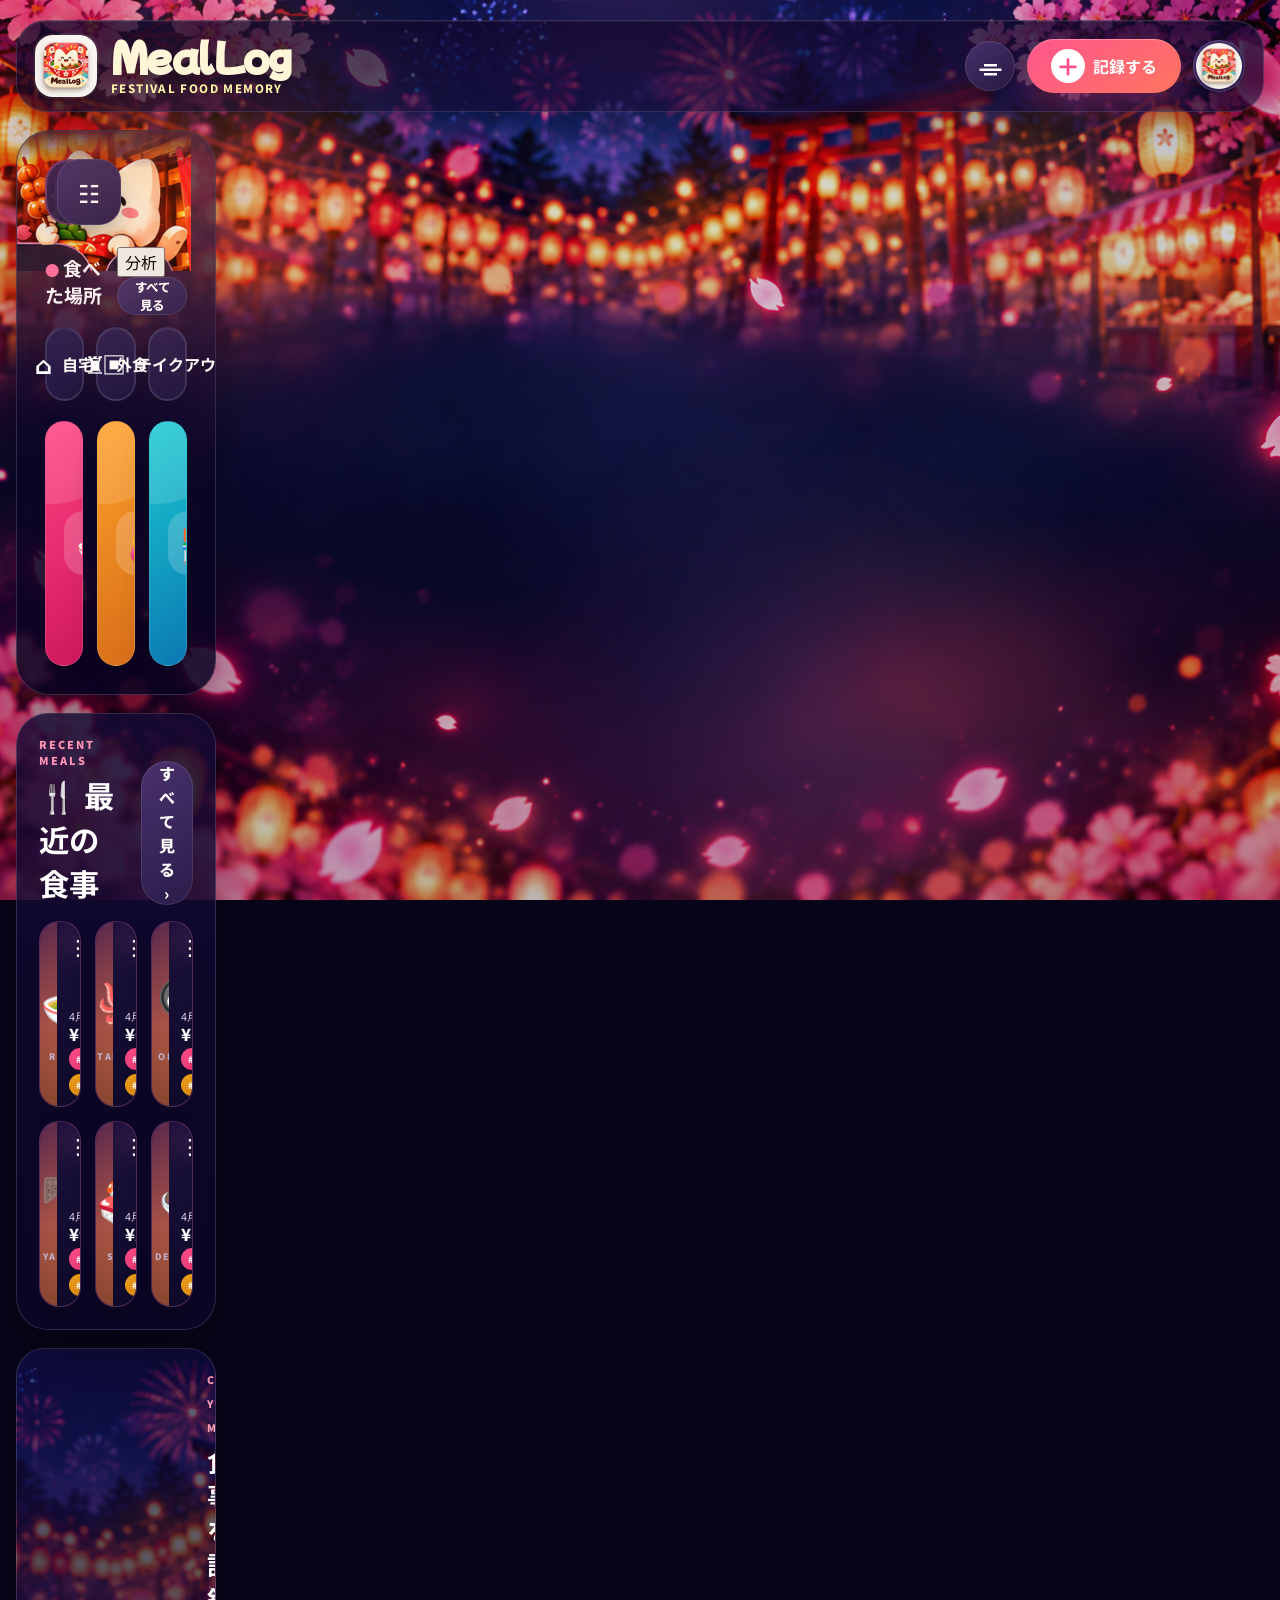
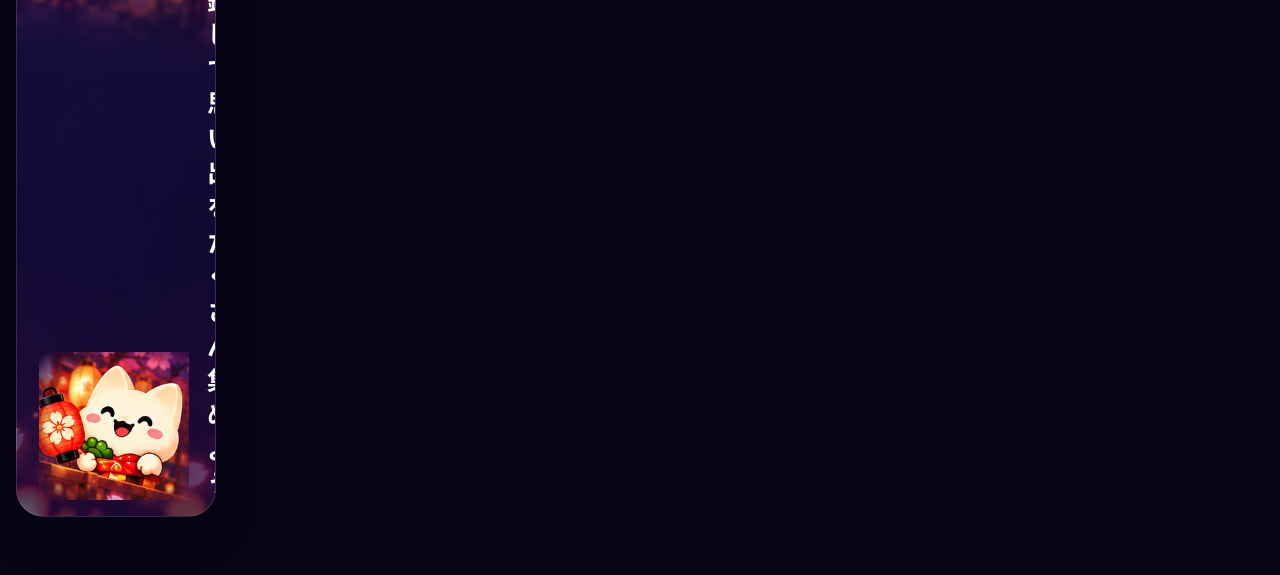
<file: preview.html>
<!doctype html>
<html lang="ja">
<head>
  <meta charset="utf-8" />
  <meta name="viewport" content="width=device-width, initial-scale=1, viewport-fit=cover" />
  <meta name="theme-color" content="#140b32" />
  <meta name="apple-mobile-web-app-capable" content="yes" />
  <meta name="apple-mobile-web-app-status-bar-style" content="default" />
  <meta name="apple-mobile-web-app-title" content="MealLog" />
  <title>MealLog | FOOD MEMORY</title>
  <meta name="description" content="お祭り気分で楽しく記録できる、写真付き食事記録アプリ MealLog" />
  <link rel="preconnect" href="https://fonts.googleapis.com" />
  <link rel="preconnect" href="https://fonts.gstatic.com" crossorigin />
  <link href="https://fonts.googleapis.com/css2?family=Mochiy+Pop+One&family=Noto+Sans+JP:wght@400;500;600;700;800&display=swap" rel="stylesheet" />
  <link rel="stylesheet" href="./styles.css?v=020" />
  <link rel="stylesheet" href="./v003.css?v=020" />
  <link rel="stylesheet" href="./v004.css?v=020" />
  <link rel="stylesheet" href="./v005.css?v=020" />
  <link rel="stylesheet" href="./v006.css?v=020" />
  <link rel="stylesheet" href="./v009.css?v=020" />
  <link rel="stylesheet" href="./v011.css?v=020" />
  <link rel="stylesheet" href="./v018.css?v=020" />
  <link rel="stylesheet" href="./v019.css?v=020" />
  <link rel="stylesheet" href="./v020.css?v=020" />
  <link rel="stylesheet" href="./v022.css?v=022" />
  <link rel="manifest" href="./manifest.webmanifest?v=022" />
  <link rel="icon" type="image/png" sizes="192x192" href="./icons/icon-192.png" />
  <link rel="apple-touch-icon" href="./icons/apple-touch-icon.png" />
<style>
.setup-view,.auth-view{display:none!important}.meal-cover-placeholder{display:grid;place-items:center;align-content:center;background:linear-gradient(145deg,#5b284d,#e37340)!important;color:white}.meal-cover-placeholder span{font-size:48px}.meal-cover-placeholder small{font-size:9px;letter-spacing:.18em;margin-top:8px}
</style></head>
<body>
  <div id="toast" class="toast" role="status" aria-live="polite"></div>

  <section id="setupView" class="setup-view hidden">
    <div class="setup-card">
      <img class="brand-icon large" src="./icons/icon-192.png" alt="" aria-hidden="true" />
      <p class="eyebrow">MealLog Ver.0.22</p>
      <h1>Supabaseの接続設定が必要です</h1>
      <p><code>config.js</code> にProject URLとPublishable keyを設定してください。</p>
    </div>
  </section>

  <section id="authView" class="auth-view hidden">
    <div class="auth-shell">
      <div class="auth-visual">
        <div class="auth-visual-content">
          <img class="brand-icon large" src="./icons/icon-192.png" alt="MealLog" />
          <p class="eyebrow light">MATSURI FOOD MEMORY</p>
          <div class="festival-mini-badges"><span>わくわく記録</span><span>写真で残す</span><span>毎日の一皿</span></div>
          <h1>今日のごはんを、<br />お祭り気分で残そう。</h1>
          <p>撮って・残して・見返して楽しい。ポップで使いやすい MealLog にデザインをアップデート。</p>
        </div>
        <div class="food-orbs" aria-hidden="true"><span></span><span></span><span></span></div>
      </div>

      <div class="auth-panel">
        <div class="auth-panel-inner">
          <div class="mobile-brand"><img class="brand-icon" src="./icons/icon-192.png" alt="" /><strong>MealLog</strong></div>
          <p class="eyebrow">WELCOME</p>
          <h2 id="authTitle">おかえりなさい</h2>
          <p id="authLead" class="subtle">Googleアカウントですぐにログインできます</p>

          <button id="googleLoginButton" class="google-button" type="button">
            <span class="google-icon" aria-hidden="true">
              <svg viewBox="0 0 24 24" width="20" height="20" role="img" aria-hidden="true">
                <path fill="#4285F4" d="M21.35 12.2c0-.64-.06-1.25-.16-1.84H12v3.48h5.25a4.5 4.5 0 0 1-1.95 2.95v2.45h3.16c1.85-1.7 2.89-4.22 2.89-7.04Z"/>
                <path fill="#34A853" d="M12 21.75c2.64 0 4.85-.88 6.46-2.39l-3.16-2.45c-.88.59-2 .94-3.3.94-2.55 0-4.72-1.72-5.49-4.04H3.25v2.53A9.75 9.75 0 0 0 12 21.75Z"/>
                <path fill="#FBBC05" d="M6.51 13.81A5.86 5.86 0 0 1 6.2 12c0-.63.11-1.24.31-1.81V7.66H3.25A9.75 9.75 0 0 0 2.25 12c0 1.57.38 3.06 1 4.34l3.26-2.53Z"/>
                <path fill="#EA4335" d="M12 6.15c1.44 0 2.73.5 3.75 1.47l2.8-2.8C16.85 3.24 14.64 2.25 12 2.25a9.75 9.75 0 0 0-8.75 5.41l3.26 2.53C7.28 7.87 9.45 6.15 12 6.15Z"/>
              </svg>
            </span>
            <span>Googleで続ける</span>
          </button>

          <div class="auth-divider"><span>または</span></div>
          <form id="authForm" class="form-stack">
            <label><span>メールアドレス</span><input id="emailInput" type="email" autocomplete="email" placeholder="name@example.com" required /></label>
            <label>
              <span>パスワード</span>
              <div class="password-wrap">
                <input id="passwordInput" type="password" autocomplete="current-password" minlength="6" placeholder="6文字以上" required />
                <button id="togglePassword" class="icon-button inside" type="button" aria-label="パスワードを表示">見る</button>
              </div>
            </label>
            <button id="authSubmit" class="primary-button" type="submit">ログイン</button>
          </form>
          <button id="switchAuthMode" class="text-button" type="button">はじめて使う方はこちら</button>
          <p id="authMessage" class="form-message" aria-live="polite"></p>
        </div>
      </div>
    </div>
  </section>

  <main id="appView" class="app-view">
    <div class="festival-shell">
      <header class="app-header">
        <div class="app-brand" aria-label="MealLog">
          <img src="./icons/icon-192.png" alt="MealLog" class="app-brand-icon" />
          <div class="app-brand-copy"><strong>MealLog</strong><small>FESTIVAL FOOD MEMORY</small></div>
        </div>
        <div class="app-header-actions">
          <button id="shareButtonTop" class="round-action share-action" type="button" aria-label="共有">⌯</button>
          <button id="openUploadTop" class="record-button" type="button"><span>＋</span><strong>記録する</strong></button>
          <button id="profileButton" class="profile-action" type="button" aria-label="アカウントメニュー"><img src="./icons/icon-192.png" alt="" /><span id="avatarText" class="visually-hidden">M</span></button>
        </div>
        <div id="profileMenu" class="profile-menu hidden"><p id="profileEmail"></p><button id="logoutButton" type="button">ログアウト</button></div>
      </header>

      <div class="app-layout">

        <section class="main-stage">
          <section class="dashboard-panel">
            <div class="dashboard-mascot" aria-hidden="true"><img src="./assets/mascot-hero.png" alt="" /></div>
            <div class="search-row">
              <label class="search-field"><span>⌕</span><input id="heroSearchInput" type="search" placeholder="食事・お店・タグで検索…" /></label>
              <button id="heroRefreshButton" class="filter-button" type="button" aria-label="更新">☷</button>
            </div>

            <div class="place-section">
              <div class="place-section-head"><h2><span>●</span> 食べた場所</h2><div class="place-head-actions"><button id="analysisButton" class="analysis-button place-analysis-button" type="button">分析</button><button id="clearPlaceFilterButton" class="clear-place active" type="button">すべて見る</button></div></div>
              <div class="place-buttons">
                <button class="place-button home" type="button" data-place-filter="home"><span class="place-icon">⌂</span><strong>自宅</strong></button>
                <button class="place-button dineout" type="button" data-place-filter="dineout"><span class="place-icon">♜</span><strong>外食</strong></button>
                <button class="place-button takeout" type="button" data-place-filter="takeout"><span class="place-icon">▣</span><strong>テイクアウト</strong></button>
              </div>
            </div>

            <div class="summary-grid">
              <article class="summary-tile count-tile">
                <div class="summary-icon">🍜</div>
                <div class="summary-copy"><span>今月の記録</span><strong id="summaryCount">28件</strong><small id="summaryCountSub">今月の食事記録</small></div>
                <div class="summary-arrow">›</div>
              </article>
              <article class="summary-tile spend-tile">
                <div class="summary-icon">👛</div>
                <div class="summary-copy"><span>今月の食費</span><strong id="summarySpend">¥12,800</strong><small id="summarySpendSub">26件を集計</small></div>
                <div class="summary-arrow">›</div>
              </article>
              <article class="summary-tile store-tile">
                <div class="summary-icon shop-icon">🏪</div>
                <div class="summary-copy"><span>よく行く店</span><strong id="summaryTopStore">やまちゃん</strong><small id="summaryTopStoreSub">たこ焼き・8回</small></div>
                <div class="summary-arrow">›</div>
              </article>
            </div>
          </section>

          <section id="recentMealsSection" class="recent-panel">
            <div class="recent-heading"><div><p>RECENT MEALS</p><h2>🍴 最近の食事</h2></div><div class="view-tools"><input id="searchInput" type="search" hidden /><button id="refreshButton" class="view-all-button" type="button">すべて見る ›</button></div></div>
            <div id="loadingState" class="state-card hidden"></div>
      <div id="emptyState" class="empty-state hidden"></div>
      <div id="timeline" class="timeline-grid">
        <article class="meal-card"><div class="meal-cover meal-cover-placeholder"><span>🍜</span><small>RAMEN</small></div><div class="meal-body"><button class="meal-kebab">⋮</button><h3>特製ラーメン</h3><div class="meal-location-line"><span class="place-inline">📍 ラーメン一楽</span></div><div class="meal-stats-row"><strong class="meal-price-main">¥1,200</strong><span class="meal-rating-main">★ 4.5</span><time class="meal-card-date">4月12日</time></div><div class="meal-tags"><span class="meal-tag place">#ラーメン</span><span class="meal-tag storetag">#ディナー</span></div></div></article>
        <article class="meal-card"><div class="meal-cover meal-cover-placeholder"><span>🐙</span><small>TAKOYAKI</small></div><div class="meal-body"><button class="meal-kebab">⋮</button><h3>たこ焼き</h3><div class="meal-location-line"><span class="place-inline">📍 やまちゃん 本店</span></div><div class="meal-stats-row"><strong class="meal-price-main">¥600</strong><span class="meal-rating-main">★ 4.3</span><time class="meal-card-date">4月11日</time></div><div class="meal-tags"><span class="meal-tag place">#たこ焼き</span><span class="meal-tag storetag">#食べ歩き</span></div></div></article>
        <article class="meal-card"><div class="meal-cover meal-cover-placeholder"><span>🍳</span><small>OMELET</small></div><div class="meal-body"><button class="meal-kebab">⋮</button><h3>オムライス</h3><div class="meal-location-line"><span class="place-inline">📍 グリルはな</span></div><div class="meal-stats-row"><strong class="meal-price-main">¥1,000</strong><span class="meal-rating-main">★ 4.2</span><time class="meal-card-date">4月9日</time></div><div class="meal-tags"><span class="meal-tag place">#洋食</span><span class="meal-tag storetag">#ランチ</span></div></div></article>
        <article class="meal-card"><div class="meal-cover meal-cover-placeholder"><span>🍢</span><small>YAKITORI</small></div><div class="meal-body"><button class="meal-kebab">⋮</button><h3>やきとり盛り合わせ</h3><div class="meal-location-line"><span class="place-inline">📍 鳥の助</span></div><div class="meal-stats-row"><strong class="meal-price-main">¥980</strong><span class="meal-rating-main">★ 4.6</span><time class="meal-card-date">4月10日</time></div><div class="meal-tags"><span class="meal-tag place">#やきとり</span><span class="meal-tag storetag">#居酒屋</span></div></div></article>
        <article class="meal-card"><div class="meal-cover meal-cover-placeholder"><span>🍣</span><small>SUSHI</small></div><div class="meal-body"><button class="meal-kebab">⋮</button><h3>寿司盛り合わせ</h3><div class="meal-location-line"><span class="place-inline">📍 すし辰</span></div><div class="meal-stats-row"><strong class="meal-price-main">¥2,400</strong><span class="meal-rating-main">★ 4.7</span><time class="meal-card-date">4月8日</time></div><div class="meal-tags"><span class="meal-tag place">#寿司</span><span class="meal-tag storetag">#ディナー</span></div></div></article>
        <article class="meal-card"><div class="meal-cover meal-cover-placeholder"><span>🍨</span><small>DESSERT</small></div><div class="meal-body"><button class="meal-kebab">⋮</button><h3>抹茶パフェ</h3><div class="meal-location-line"><span class="place-inline">📍 茶寮さくら</span></div><div class="meal-stats-row"><strong class="meal-price-main">¥850</strong><span class="meal-rating-main">★ 4.4</span><time class="meal-card-date">4月7日</time></div><div class="meal-tags"><span class="meal-tag place">#カフェ</span><span class="meal-tag storetag">#スイーツ</span></div></div></article>
      </div>
          </section>

          <section class="bottom-cta" aria-label="記録の案内">
            <div class="cta-mascot"><img src="./assets/mascot-bottom.png" alt="" /></div>
            <div class="cta-copy"><small>COLLECT YOUR MEMORIES</small><h3>食事を記録して<br />思い出をたくさん集めよう！</h3></div>
            <button id="openUploadBottom" class="record-button large" type="button">＋ 食事を記録</button>
          </section>
        </section>
      </div>
    </div>
  </main>

  <dialog id="uploadDialog" class="modal">
    <form id="mealForm" method="dialog" class="modal-card">
      <div class="modal-header">
        <div><p id="formEyebrow" class="eyebrow">NEW ENTRY</p><h2 id="formTitle">食事を記録</h2></div>
        <button id="closeUpload" class="icon-button" type="button" aria-label="閉じる">×</button>
      </div>

      <div class="photo-actions">
        <button id="cameraButton" class="photo-action camera" type="button"><span class="action-icon">●</span><span><strong>カメラで撮る</strong><small>今の一皿を撮影</small></span></button>
        <button id="libraryButton" class="photo-action library" type="button"><span class="action-icon">▦</span><span><strong>写真から選ぶ</strong><small>複数選択できます</small></span></button>
        <input id="cameraInput" class="visually-hidden" type="file" accept="image/*" capture="environment" />
        <input id="libraryInput" class="visually-hidden" type="file" accept="image/*" multiple />
      </div>

      <div id="previewArea" class="preview-area hidden">
        <div class="preview-heading"><span>写真</span><button id="clearPhotos" type="button">すべて外す</button></div>
        <div id="previewGrid" class="preview-grid"></div>
        <p id="photoEditHint" class="photo-edit-hint hidden">既存写真の×を押すと、保存時にクラウドから削除されます。</p>
      </div>

      <div class="form-grid">
        <label class="wide"><span>食べたもの</span><input id="mealTitle" type="text" maxlength="80" placeholder="例：豚骨ラーメン" required /></label>

        <div class="wide field-block">
          <span class="field-label">食べた場所</span>
          <div class="choice-pills" role="radiogroup" aria-label="食べた場所">
            <label><input type="radio" name="placeType" value="home" checked /><span>自宅</span></label>
            <label><input type="radio" name="placeType" value="dineout" /><span>外食</span></label>
            <label><input type="radio" name="placeType" value="takeout" /><span>テイクアウト</span></label>
          </div>
        </div>

        <label id="storeNameField" class="wide hidden"><span>店舗名 <em>任意</em></span><input id="storeName" type="text" maxlength="120" placeholder="例：○○ラーメン 敦賀店" /></label>

        <label class="price-field"><span>価格 <em>任意</em></span><input id="priceInput" type="number" min="0" step="1" inputmode="numeric" placeholder="例：980" /><small>円。入力すると店舗ごとの集計に使えます。</small></label>

        <label class="wide share-select-field">
          <span>共有範囲</span>
          <select id="shareGroupSelect">
            <option value="">自分だけ</option>
          </select>
          <small>共有グループを選ぶと、そのメンバーにもこの記録が表示されます。</small>
        </label>

        <label><span>日時</span><input id="eatenAt" type="datetime-local" required /></label>

        <div class="wide field-block rating-block">
          <span class="field-label">評価 <em>任意</em></span>
          <div class="rating-row">
            <div id="ratingStars" class="rating-stars" aria-label="評価">
              <button type="button" data-rating="1" aria-label="1点">★</button>
              <button type="button" data-rating="2" aria-label="2点">★</button>
              <button type="button" data-rating="3" aria-label="3点">★</button>
              <button type="button" data-rating="4" aria-label="4点">★</button>
              <button type="button" data-rating="5" aria-label="5点">★</button>
            </div>
            <button id="clearRating" class="clear-rating" type="button">未評価に戻す</button>
          </div>
          <input id="ratingInput" type="hidden" value="" />
        </div>

        <label class="wide"><span>メモ <em>任意</em></span><textarea id="mealNote" rows="4" maxlength="800" placeholder="おいしかったもの、また食べたいものなど"></textarea></label>
      </div>

      <div class="modal-footer"><span id="uploadStatus" class="upload-status"></span><button id="saveMeal" class="primary-button" type="submit">クラウドに保存</button></div>
    </form>
  </dialog>

  <dialog id="detailDialog" class="modal detail-modal">
    <article class="modal-card detail-card">
      <button id="closeDetail" class="icon-button detail-close" type="button" aria-label="閉じる">×</button>
      <div id="detailContent"></div>
    </article>
  </dialog>

  <dialog id="storeHistoryDialog" class="modal store-history-modal">
    <article class="modal-card store-history-card">
      <button id="closeStoreHistory" class="icon-button detail-close" type="button" aria-label="閉じる">×</button>
      <div id="storeHistoryContent"></div>
    </article>
  </dialog>

  <dialog id="shareDialog" class="modal share-modal">
    <article class="modal-card share-card">
      <div class="modal-header">
        <div>
          <p class="eyebrow">SHARING</p>
          <h2>共有グループ</h2>
          <p class="share-lead">家族などでグループを作ると、同じ食事記録をそれぞれの端末から見られます。</p>
        </div>
        <button id="closeShare" class="icon-button" type="button" aria-label="閉じる">×</button>
      </div>

      <div id="shareGroupsList" class="share-groups-list"></div>

      <div class="share-actions-grid">
        <form id="createGroupForm" class="share-action-card">
          <span class="share-action-kicker">新しく作る</span>
          <strong>共有グループを作成</strong>
          <input id="newGroupName" type="text" maxlength="40" placeholder="例：家族" required />
          <button class="primary-button small" type="submit">グループを作る</button>
        </form>

        <form id="joinGroupForm" class="share-action-card">
          <span class="share-action-kicker">参加する</span>
          <strong>招待コードで参加</strong>
          <input id="inviteCodeInput" type="text" maxlength="20" autocomplete="off" placeholder="招待コード" required />
          <button class="secondary-button share-join-button" type="submit">参加する</button>
        </form>
      </div>

      <p id="shareMessage" class="share-message" aria-live="polite"></p>
    </article>
  </dialog>

</body>
</html>
</file>
<file: styles.css>
:root {
  --bg: #fff8f5;
  --surface: rgba(255,255,255,.86);
  --surface-solid: #ffffff;
  --ink: #241f1d;
  --muted: #847873;
  --line: #eee4df;
  --brand: #ff5e78;
  --brand-deep: #eb3f61;
  --brand-soft: #ffe6eb;
  --peach: #ffd5c7;
  --shadow: 0 20px 55px rgba(83, 48, 40, .10);
  --shadow-soft: 0 10px 30px rgba(83, 48, 40, .08);
  --radius-xl: 30px;
  --radius-lg: 22px;
  --radius-md: 16px;
}

* { box-sizing: border-box; }
html { min-height: 100%; background: var(--bg); }
body {
  margin: 0;
  min-height: 100vh;
  font-family: "Noto Sans JP", system-ui, -apple-system, BlinkMacSystemFont, "Segoe UI", sans-serif;
  color: var(--ink);
  background:
    radial-gradient(circle at 7% 4%, rgba(255, 193, 181, .35), transparent 27rem),
    radial-gradient(circle at 92% 12%, rgba(255, 226, 220, .7), transparent 24rem),
    var(--bg);
}
button, input, textarea { font: inherit; }
button { cursor: pointer; }
.hidden { display: none !important; }
.visually-hidden { position:absolute !important; width:1px; height:1px; padding:0; margin:-1px; overflow:hidden; clip:rect(0,0,0,0); white-space:nowrap; border:0; }

.eyebrow { margin: 0 0 8px; font-size: 11px; font-weight: 800; letter-spacing: .18em; color: var(--brand-deep); }
.eyebrow.light { color: rgba(255,255,255,.72); }
.subtle { color: var(--muted); }

.brand-mark {
  width: 42px; height: 42px; border-radius: 14px; display:grid; place-items:center;
  background: linear-gradient(145deg, #ff7c90, #f34567); color:white; font-weight: 800;
  box-shadow: 0 9px 20px rgba(239,63,97,.24);
}
.brand-mark.large { width: 64px; height: 64px; border-radius: 20px; font-size: 22px; }

/* Setup */
.setup-view { min-height:100vh; display:grid; place-items:center; padding:24px; }
.setup-card { max-width:620px; background:white; border:1px solid var(--line); border-radius:28px; padding:34px; box-shadow:var(--shadow); }
.setup-card h1 { margin:12px 0; font-size:clamp(24px,4vw,36px); }
.setup-card p { color:var(--muted); line-height:1.8; }
.setup-card code { background:#fff1f4; color:#c62d4e; padding:2px 6px; border-radius:6px; }
.setup-files { display:flex; flex-wrap:wrap; gap:8px; margin-top:18px; }
.setup-files span { padding:8px 11px; border-radius:999px; background:#f7f2ef; font-size:12px; font-weight:700; }

/* Auth */
.auth-view { min-height:100vh; padding:22px; display:grid; place-items:center; }
.auth-shell { width:min(1080px,100%); min-height:680px; border-radius:36px; overflow:hidden; display:grid; grid-template-columns:1.08fr .92fr; background:white; box-shadow:var(--shadow); border:1px solid rgba(255,255,255,.9); }
.auth-visual { position:relative; overflow:hidden; padding:56px; color:white; background:
  linear-gradient(150deg, rgba(86,33,27,.12), rgba(45,14,10,.26)),
  radial-gradient(circle at 25% 20%, #ff9b8c 0, #ff6d79 35%, #e94362 100%); }
.auth-visual::after { content:""; position:absolute; inset:auto -80px -120px auto; width:430px; height:430px; border-radius:50%; background:rgba(255,255,255,.10); filter:blur(1px); }
.auth-visual-content { position:relative; z-index:2; max-width:470px; }
.auth-visual h1 { font-size:clamp(38px,5.2vw,64px); letter-spacing:-.04em; line-height:1.18; margin:26px 0 18px; }
.auth-visual p { line-height:1.9; color:rgba(255,255,255,.85); }
.food-orbs span { position:absolute; border-radius:50%; background:rgba(255,255,255,.13); border:1px solid rgba(255,255,255,.18); backdrop-filter:blur(12px); }
.food-orbs span:nth-child(1){ width:145px;height:145px;right:62px;top:70px; }
.food-orbs span:nth-child(2){ width:82px;height:82px;right:170px;bottom:90px; }
.food-orbs span:nth-child(3){ width:210px;height:210px;left:-90px;bottom:-40px; }
.auth-panel { display:grid; place-items:center; padding:52px; }
.auth-panel-inner { width:min(380px,100%); }
.auth-panel h2 { margin:0; font-size:34px; letter-spacing:-.03em; }
.mobile-brand { display:none; align-items:center; gap:12px; margin-bottom:34px; }
.google-button { width:100%; min-height:52px; margin-top:26px; border:1px solid #ded7d3; border-radius:14px; background:#fff; color:#332d2a; display:flex; align-items:center; justify-content:center; gap:11px; font-weight:700; box-shadow:0 7px 20px rgba(83,48,40,.05); transition:.18s ease; }
.google-button:hover { background:#fffaf8; border-color:#cfc5c0; transform:translateY(-1px); box-shadow:0 10px 24px rgba(83,48,40,.08); }
.google-button:disabled { opacity:.6; cursor:not-allowed; transform:none; }
.google-icon { width:22px; height:22px; display:grid; place-items:center; flex:0 0 auto; }
.auth-divider { display:flex; align-items:center; gap:12px; margin:22px 0 0; color:#a0948f; font-size:11px; }
.auth-divider::before,.auth-divider::after { content:""; height:1px; flex:1; background:var(--line); }
.auth-divider span { white-space:nowrap; }
.form-stack { display:grid; gap:18px; margin-top:28px; }
.form-stack label > span, .form-grid label > span { display:block; margin-bottom:8px; font-size:13px; font-weight:700; color:#5f5652; }
input, textarea { width:100%; border:1px solid var(--line); border-radius:14px; padding:14px 15px; background:#fffdfc; color:var(--ink); outline:none; transition:.2s ease; }
input:focus, textarea:focus { border-color:#ff8798; box-shadow:0 0 0 4px rgba(255,94,120,.10); background:white; }
.password-wrap { position:relative; }
.password-wrap input { padding-right:62px; }
.icon-button.inside { position:absolute; right:8px; top:50%; transform:translateY(-50%); font-size:11px; }
.primary-button { border:0; color:white; background:linear-gradient(135deg,var(--brand),var(--brand-deep)); border-radius:14px; min-height:50px; padding:0 20px; font-weight:800; box-shadow:0 12px 25px rgba(235,63,97,.20); }
.primary-button:hover { filter:brightness(.98); transform:translateY(-1px); }
.primary-button:disabled { opacity:.6; cursor:not-allowed; transform:none; }
.primary-button.small { min-height:44px; }
.text-button { width:100%; border:0; background:transparent; color:var(--brand-deep); font-weight:700; margin-top:18px; padding:10px; }
.form-message { min-height:22px; margin:10px 0 0; font-size:12px; color:#bb3751; line-height:1.6; }

/* App */
.topbar { position:sticky; top:0; z-index:20; height:78px; padding:0 max(22px,calc((100vw - 1180px)/2)); display:flex; align-items:center; justify-content:space-between; background:rgba(255,248,245,.82); backdrop-filter:blur(18px); border-bottom:1px solid rgba(238,228,223,.75); }
.brand { display:flex; align-items:center; gap:12px; text-decoration:none; color:var(--ink); }
.brand strong { display:block; font-size:18px; letter-spacing:-.02em; }
.brand small { color:var(--muted); text-transform:uppercase; letter-spacing:.12em; font-size:8px; }
.topbar-actions { display:flex; align-items:center; gap:10px; }
.compact-add { border:0; border-radius:999px; background:#241f1d; color:white; padding:11px 16px; font-size:12px; font-weight:800; }
.avatar-button { width:42px; height:42px; border-radius:50%; border:1px solid var(--line); background:white; font-weight:800; color:var(--brand-deep); box-shadow:var(--shadow-soft); }
.profile-menu { position:fixed; z-index:40; top:70px; right:max(22px,calc((100vw - 1180px)/2)); min-width:250px; padding:16px; border:1px solid var(--line); background:white; border-radius:18px; box-shadow:var(--shadow); }
.profile-menu p { font-size:12px; color:var(--muted); overflow-wrap:anywhere; }
.profile-menu button { width:100%; border:0; border-radius:12px; background:#fff0f3; color:#be2d4b; padding:11px; font-weight:700; }

.hero { width:min(1180px,calc(100% - 44px)); margin:44px auto 24px; min-height:260px; border-radius:34px; padding:42px; display:flex; align-items:flex-end; justify-content:space-between; gap:30px; background:
  linear-gradient(110deg, rgba(255,255,255,.94), rgba(255,246,243,.79)),
  radial-gradient(circle at 90% 20%, #ffb6ad, transparent 18rem); border:1px solid rgba(255,255,255,.9); box-shadow:var(--shadow-soft); overflow:hidden; position:relative; }
.hero::before { content:""; position:absolute; width:310px; height:310px; right:-80px; top:-100px; border-radius:50%; background:linear-gradient(145deg,#ffb3ae,#ff7288); opacity:.35; }
.hero::after { content:""; position:absolute; width:160px; height:160px; right:220px; bottom:-100px; border-radius:50%; background:#ffd6cd; opacity:.55; }
.hero > * { position:relative; z-index:2; }
.hero h1 { font-size:clamp(30px,4.6vw,54px); line-height:1.22; letter-spacing:-.045em; margin:0 0 14px; }
.hero p:not(.eyebrow) { margin:0; max-width:650px; color:var(--muted); line-height:1.8; }
.hero-add { flex:0 0 auto; display:flex; align-items:center; gap:12px; min-width:215px; padding:14px; border:0; background:#241f1d; color:white; border-radius:18px; box-shadow:0 12px 28px rgba(36,31,29,.18); text-align:left; }
.hero-add-icon { width:44px;height:44px;border-radius:14px;display:grid;place-items:center;background:var(--brand);font-size:26px; }
.hero-add strong,.hero-add small { display:block; }
.hero-add small { color:#cfc9c6; margin-top:2px; font-size:10px; }

.content-shell { width:min(1180px,calc(100% - 44px)); margin:0 auto 110px; }
.section-heading { display:flex; justify-content:space-between; align-items:end; gap:20px; padding:22px 2px; }
.section-heading h2 { margin:0; font-size:28px; letter-spacing:-.035em; }
.view-tools { display:flex; gap:10px; align-items:center; }
.search-box { min-width:290px; display:flex; align-items:center; gap:8px; padding:0 12px; background:white; border:1px solid var(--line); border-radius:14px; }
.search-box input { border:0; box-shadow:none!important; padding:11px 0; background:transparent; }
.secondary-button { border:1px solid var(--line); border-radius:14px; background:white; padding:11px 15px; font-weight:700; color:#625853; }

.timeline-grid { display:grid; grid-template-columns:repeat(3,1fr); gap:18px; }
.meal-card { min-width:0; background:white; border:1px solid var(--line); border-radius:24px; overflow:hidden; box-shadow:var(--shadow-soft); transition:.18s ease; }
.meal-card:hover { transform:translateY(-3px); box-shadow:var(--shadow); }
.meal-cover { position:relative; aspect-ratio:4/3; overflow:hidden; background:#f3ece9; cursor:pointer; }
.meal-cover img { width:100%; height:100%; object-fit:cover; display:block; transition:.25s ease; }
.meal-card:hover .meal-cover img { transform:scale(1.025); }
.photo-count { position:absolute; right:12px; bottom:12px; padding:6px 9px; border-radius:999px; background:rgba(28,24,23,.72); color:white; font-size:10px; backdrop-filter:blur(10px); }
.meal-body { padding:18px; }
.meal-meta { display:flex; align-items:center; justify-content:space-between; gap:8px; color:var(--muted); font-size:10px; }
.meal-card h3 { margin:8px 0 7px; font-size:19px; line-height:1.45; letter-spacing:-.02em; }
.meal-note { color:#766c67; font-size:12px; line-height:1.7; display:-webkit-box; -webkit-line-clamp:2; -webkit-box-orient:vertical; overflow:hidden; min-height:40px; }
.meal-actions { display:flex; justify-content:space-between; align-items:center; margin-top:15px; }
.view-entry { border:0; background:var(--brand-soft); color:var(--brand-deep); border-radius:999px; padding:8px 12px; font-size:11px; font-weight:800; }
.delete-entry { border:0; background:transparent; color:#a09691; padding:7px; font-size:11px; }
.delete-entry:hover { color:#c93050; }

.state-card,.empty-state { min-height:300px; border:1px dashed #dfd2cc; border-radius:24px; display:grid; place-items:center; align-content:center; text-align:center; color:var(--muted); background:rgba(255,255,255,.55); }
.spinner { width:30px;height:30px;border-radius:50%;border:3px solid #f5d8dd;border-top-color:var(--brand);animation:spin .7s linear infinite; }
@keyframes spin { to { transform:rotate(360deg); } }
.empty-icon { width:58px;height:58px;border-radius:20px;background:var(--brand-soft);color:var(--brand);display:grid;place-items:center;font-size:28px;margin-bottom:8px; }
.empty-state h3 { margin:4px 0; color:var(--ink); }
.empty-state p { margin:4px 0 18px; }

.bottom-nav { display:none; }

/* Modal */
.modal { border:0; padding:0; background:transparent; max-width:none; max-height:none; width:100%; height:100%; }
.modal::backdrop { background:rgba(35,28,25,.45); backdrop-filter:blur(8px); }
.modal-card { width:min(720px,calc(100% - 28px)); max-height:calc(100vh - 40px); overflow:auto; margin:20px auto; background:#fffdfc; border-radius:28px; box-shadow:0 32px 90px rgba(33,24,21,.24); padding:26px; }
.modal-header { display:flex; justify-content:space-between; align-items:start; gap:20px; margin-bottom:18px; }
.modal-header h2 { margin:0; font-size:28px; }
.icon-button { border:0; background:#f4efec; color:#625853; min-width:38px; height:38px; border-radius:12px; font-weight:800; }
.photo-actions { display:grid; grid-template-columns:1fr 1fr; gap:12px; }
.photo-action { min-height:98px; border:1px solid var(--line); border-radius:20px; padding:16px; display:flex; align-items:center; gap:13px; text-align:left; background:white; }
.photo-action:hover { border-color:#ffb2bd; background:#fff9fa; }
.action-icon { width:44px;height:44px;border-radius:15px;display:grid;place-items:center;background:var(--brand-soft);color:var(--brand-deep); }
.photo-action strong,.photo-action small { display:block; }
.photo-action small { color:var(--muted); margin-top:3px; font-size:10px; }
.preview-area { margin-top:18px; padding:15px; border-radius:20px; background:#f8f3f0; }
.preview-heading { display:flex; justify-content:space-between; align-items:center; margin-bottom:10px; font-size:12px; font-weight:700; }
.preview-heading button { border:0; background:transparent; color:#b83852; font-size:11px; }
.preview-grid { display:grid; grid-template-columns:repeat(4,1fr); gap:8px; }
.preview-item { position:relative; aspect-ratio:1; border-radius:14px; overflow:hidden; background:#eadfd9; }
.preview-item img { width:100%;height:100%;object-fit:cover;display:block; }
.preview-item button { position:absolute;right:5px;top:5px;width:26px;height:26px;border:0;border-radius:50%;background:rgba(35,30,28,.72);color:white; }
.form-grid { display:grid; grid-template-columns:1fr; gap:14px; margin-top:20px; }
.form-grid label.wide { grid-column:1/-1; }
.form-grid em { font-style:normal; color:#a39791; font-weight:500; }
textarea { resize:vertical; min-height:98px; }
.modal-footer { display:flex; align-items:center; justify-content:space-between; gap:16px; margin-top:20px; }
.upload-status { color:var(--muted); font-size:11px; line-height:1.6; }

.detail-card { position:relative; padding:0; overflow:hidden; }
.detail-close { position:absolute; top:14px; right:14px; z-index:3; background:rgba(255,255,255,.9); }
.detail-gallery { display:grid; grid-template-columns:2fr 1fr; gap:3px; max-height:430px; overflow:hidden; background:#eee6e2; }
.detail-gallery img { width:100%;height:100%;object-fit:cover;min-height:210px; }
.detail-gallery img:first-child { grid-row:span 2; }
.detail-info { padding:26px; }
.detail-info h2 { font-size:30px; margin:0 0 8px; }
.detail-date { color:var(--muted); font-size:12px; }
.detail-note { white-space:pre-wrap; line-height:1.9; color:#635a56; margin-top:18px; }
.detail-delete { margin-top:22px; border:0; background:#fff0f3; color:#c43150; border-radius:12px; padding:11px 14px; font-weight:700; }

.toast { position:fixed; left:50%; bottom:28px; transform:translate(-50%,20px); z-index:100; max-width:min(520px,calc(100% - 30px)); background:#282321; color:white; border-radius:14px; padding:12px 16px; font-size:12px; opacity:0; pointer-events:none; transition:.25s ease; box-shadow:var(--shadow); }
.toast.show { opacity:1; transform:translate(-50%,0); }

@media (max-width: 900px) {
  .auth-shell { grid-template-columns:1fr; min-height:auto; max-width:560px; }
  .auth-visual { display:none; }
  .auth-panel { padding:38px 28px; }
  .mobile-brand { display:flex; }
  .timeline-grid { grid-template-columns:repeat(2,1fr); }
  .hero { align-items:start; padding:32px; }
  .hero-add { min-width:auto; }
}

@media (max-width: 640px) {
  body { padding-bottom:74px; }
  .topbar { height:66px; padding:0 16px; }
  .brand-mark { width:38px;height:38px;border-radius:13px; }
  .brand small { display:none; }
  .brand strong { font-size:17px; }
  .compact-add { display:none; }
  .profile-menu { right:14px; top:62px; }
  .hero { width:calc(100% - 24px); margin:20px auto 10px; min-height:230px; padding:24px; border-radius:27px; align-items:start; flex-direction:column; justify-content:space-between; }
  .hero h1 { font-size:34px; }
  .hero p:not(.eyebrow) { font-size:12px; }
  .desktop-break { display:none; }
  .hero-add { width:100%; }
  .content-shell { width:calc(100% - 24px); margin-bottom:28px; }
  .section-heading { align-items:stretch; flex-direction:column; padding-top:20px; }
  .view-tools { width:100%; }
  .search-box { min-width:0; flex:1; }
  .secondary-button { display:none; }
  .timeline-grid { grid-template-columns:1fr; gap:14px; }
  .meal-card { display:grid; grid-template-columns:128px 1fr; border-radius:20px; }
  .meal-cover { aspect-ratio:auto; min-height:168px; }
  .meal-body { padding:14px; min-width:0; }
  .meal-card h3 { font-size:16px; }
  .meal-note { font-size:11px; -webkit-line-clamp:2; min-height:36px; }
  .photo-count { right:7px; bottom:7px; }
  .bottom-nav { position:fixed; left:50%; bottom:10px; transform:translateX(-50%); z-index:30; width:calc(100% - 24px); height:62px; display:grid; grid-template-columns:1fr 1fr 1fr; align-items:center; padding:6px; border:1px solid rgba(235,226,221,.9); border-radius:22px; background:rgba(255,255,255,.92); backdrop-filter:blur(18px); box-shadow:0 12px 40px rgba(60,40,34,.15); }
  .bottom-nav button { height:50px; border:0; border-radius:16px; background:transparent; color:#8e817c; display:grid; place-items:center; align-content:center; gap:2px; }
  .bottom-nav button.active { color:var(--brand-deep); background:#fff1f4; }
  .bottom-nav button span { font-size:18px; }
  .bottom-nav button small { font-size:9px; font-weight:700; }
  .bottom-nav .nav-add { color:white; background:linear-gradient(135deg,var(--brand),var(--brand-deep)); margin:-16px 10px 0; height:54px; box-shadow:0 10px 24px rgba(235,63,97,.22); }
  .modal-card { width:100%; max-height:90vh; margin:10vh 0 0; border-radius:28px 28px 0 0; min-height:calc(90vh); padding:20px; }
  .photo-actions { grid-template-columns:1fr 1fr; }
  .photo-action { min-height:90px; padding:12px; align-items:flex-start; flex-direction:column; gap:8px; }
  .action-icon { width:36px;height:36px;border-radius:12px; }
  .preview-grid { grid-template-columns:repeat(3,1fr); }
  .modal-footer { position:sticky; bottom:-20px; background:#fffdfc; padding:12px 0 20px; flex-direction:column; align-items:stretch; }
  .detail-card { padding:0; }
  .detail-gallery { max-height:360px; }
  .detail-info { padding:22px; }
  .detail-info h2 { font-size:25px; }
}
</file>
<file: v003.css>
/* MealLog Ver.0.03 additions */
.field-block { min-width:0; }
.field-label { display:block; margin-bottom:8px; font-size:13px; font-weight:700; color:#5f5652; }
.field-label em { font-style:normal; color:#a39791; font-weight:500; }
.choice-pills { display:grid; grid-template-columns:repeat(3,1fr); gap:8px; }
.choice-pills label { cursor:pointer; }
.choice-pills input { position:absolute; opacity:0; pointer-events:none; }
.choice-pills span { min-height:46px; display:flex; align-items:center; justify-content:center; padding:0 10px; border:1px solid var(--line); border-radius:14px; background:#fffdfc; color:#746965; font-size:12px; font-weight:700; transition:.18s ease; }
.choice-pills input:checked + span { color:var(--brand-deep); border-color:#ff9dad; background:var(--brand-soft); box-shadow:0 0 0 3px rgba(255,94,120,.08); }
.choice-pills label:hover span { border-color:#ffc2cb; }
.rating-row { display:flex; align-items:center; gap:12px; flex-wrap:wrap; }
.rating-stars { display:flex; gap:4px; }
.rating-stars button { border:0; background:transparent; color:#ddd2cd; padding:2px; font-size:30px; line-height:1; transition:.14s ease; }
.rating-stars button.active { color:#f6b73c; transform:translateY(-1px); }
.rating-stars button:hover { color:#f2c66f; }
.clear-rating { border:0; background:transparent; color:#978b86; font-size:11px; padding:7px 4px; }
.clear-rating:hover { color:#c83b57; }
.meal-tags { display:flex; align-items:center; gap:6px; flex-wrap:wrap; margin-top:9px; }
.meal-tag { display:inline-flex; align-items:center; min-height:26px; padding:0 9px; border-radius:999px; font-size:10px; font-weight:700; white-space:nowrap; }
.meal-tag.place { color:#7a5548; background:#f7eee9; }
.meal-tag.store { color:#655d91; background:#f0eefb; max-width:190px; overflow:hidden; text-overflow:ellipsis; }
.meal-tag.rating { color:#9a6810; background:#fff2ce; }
.detail-tags { display:flex; gap:8px; flex-wrap:wrap; margin:12px 0 0; }
.detail-store { margin-top:14px; padding:14px 16px; border-radius:16px; background:#faf5f2; color:#5f5652; font-size:13px; }
.detail-store strong { display:block; margin-bottom:3px; color:#2f2926; }

@media (max-width:640px) {
  .choice-pills { gap:6px; }
  .choice-pills span { min-height:43px; padding:0 6px; font-size:11px; }
  .rating-stars button { font-size:27px; }
  .meal-tags { margin-top:7px; gap:4px; }
  .meal-tag { min-height:23px; padding:0 7px; font-size:9px; }
  .meal-tag.store { max-width:120px; }
}
</file>
<file: v004.css>
/* MealLog Ver.0.04 additions */

.meal-action-right {
  display:flex;
  align-items:center;
  gap:4px;
}

.edit-entry {
  border:0;
  background:transparent;
  color:#6f625d;
  padding:7px;
  font-size:11px;
}

.edit-entry:hover {
  color:var(--brand-deep);
}

.store-history-button {
  border:0;
  cursor:pointer;
  font:inherit;
}

.store-history-button:hover {
  filter:brightness(.96);
  box-shadow:0 0 0 2px rgba(101,93,145,.08);
}

.photo-edit-hint {
  margin:10px 0 0;
  color:#8c7e78;
  font-size:10px;
  line-height:1.6;
}

.preview-item .photo-state-label {
  position:absolute;
  left:5px;
  bottom:5px;
  padding:4px 6px;
  border-radius:999px;
  background:rgba(35,30,28,.72);
  color:#fff;
  font-size:8px;
  font-weight:700;
  backdrop-filter:blur(8px);
}

.preview-item .photo-state-label.new {
  background:rgba(235,63,97,.82);
}

.detail-store.store-detail-button {
  width:100%;
  border:0;
  display:flex;
  align-items:center;
  justify-content:space-between;
  gap:14px;
  text-align:left;
  cursor:pointer;
}

.store-detail-arrow {
  color:var(--brand-deep);
  font-size:11px;
  font-weight:700;
  white-space:nowrap;
}

.detail-actions-v004 {
  display:flex;
  gap:10px;
  flex-wrap:wrap;
  margin-top:22px;
}

.detail-edit,
.detail-actions-v004 .detail-delete {
  margin-top:0;
  border:0;
  border-radius:12px;
  padding:11px 14px;
  font-weight:700;
}

.detail-edit {
  background:#f3f0ff;
  color:#655d91;
}

.detail-actions-v004 .detail-delete {
  background:#fff0f3;
  color:#c43150;
}

.store-history-card {
  position:relative;
  width:min(680px,calc(100% - 28px));
  padding:0;
  overflow:hidden;
}

.store-history-header {
  padding:30px 30px 22px;
  background:
    radial-gradient(circle at 95% 0, rgba(255,174,181,.35), transparent 14rem),
    linear-gradient(135deg,#fff,#fff8f5);
  border-bottom:1px solid var(--line);
}

.store-history-header h2 {
  margin:0;
  padding-right:44px;
  font-size:30px;
  letter-spacing:-.035em;
  overflow-wrap:anywhere;
}

.store-stats {
  margin-top:20px;
  display:grid;
  grid-template-columns:repeat(3,1fr);
  gap:9px;
}

.store-stats > div {
  min-width:0;
  padding:13px;
  border:1px solid var(--line);
  border-radius:16px;
  background:rgba(255,255,255,.72);
}

.store-stats strong,
.store-stats span {
  display:block;
}

.store-stats strong {
  font-size:18px;
  color:var(--ink);
}

.store-stats span {
  margin-top:2px;
  color:var(--muted);
  font-size:9px;
}

.store-history-list {
  padding:12px 18px 22px;
  display:grid;
  gap:8px;
  max-height:55vh;
  overflow:auto;
}

.store-history-entry {
  width:100%;
  border:1px solid transparent;
  border-radius:17px;
  background:transparent;
  padding:9px;
  display:grid;
  grid-template-columns:82px 1fr;
  gap:12px;
  text-align:left;
  color:inherit;
}

.store-history-entry:hover {
  border-color:var(--line);
  background:#fff9f7;
}

.store-history-thumb {
  width:82px;
  height:72px;
  border-radius:13px;
  overflow:hidden;
  display:grid;
  place-items:center;
  background:#f2eae6;
  color:#9d908a;
  font-size:9px;
}

.store-history-thumb img {
  width:100%;
  height:100%;
  object-fit:cover;
}

.store-history-entry-main {
  min-width:0;
  display:flex;
  flex-direction:column;
  justify-content:center;
}

.store-history-entry-main strong {
  font-size:14px;
  line-height:1.45;
}

.store-history-entry-main small {
  margin-top:3px;
  color:var(--muted);
  font-size:9px;
}

.store-history-entry-meta {
  margin-top:5px;
  color:#756964;
  font-size:10px;
  line-height:1.45;
  white-space:nowrap;
  overflow:hidden;
  text-overflow:ellipsis;
}

@media (max-width:640px) {
  .meal-actions {
    gap:6px;
  }

  .meal-action-right {
    gap:0;
  }

  .edit-entry,
  .delete-entry {
    padding:6px 5px;
    font-size:10px;
  }

  .store-history-card {
    width:100%;
    min-height:88vh;
    margin:12vh 0 0;
    border-radius:28px 28px 0 0;
  }

  .store-history-header {
    padding:24px 20px 18px;
  }

  .store-history-header h2 {
    font-size:25px;
  }

  .store-stats {
    gap:6px;
  }

  .store-stats > div {
    padding:10px;
  }

  .store-stats strong {
    font-size:15px;
  }

  .store-history-list {
    max-height:59vh;
    padding:10px 12px 24px;
  }

  .store-history-entry {
    grid-template-columns:70px 1fr;
    padding:7px;
    gap:10px;
  }

  .store-history-thumb {
    width:70px;
    height:64px;
  }

  .detail-actions-v004 {
    flex-direction:column;
  }

  .detail-edit,
  .detail-actions-v004 .detail-delete {
    width:100%;
  }
}
</file>
<file: v005.css>
/* MealLog Ver.0.05 additions */

.share-top-button {
  border:1px solid var(--line);
  border-radius:999px;
  background:#fff;
  color:#655d91;
  padding:10px 14px;
  font-size:11px;
  font-weight:800;
  box-shadow:var(--shadow-soft);
}

.share-top-button:hover {
  background:#f7f4ff;
  border-color:#ddd7f3;
}

.share-select-field select {
  width:100%;
  min-height:48px;
  border:1px solid var(--line);
  border-radius:14px;
  padding:0 42px 0 15px;
  background:#fffdfc;
  color:var(--ink);
  font:inherit;
  outline:none;
}

.share-select-field select:focus {
  border-color:#a9a0df;
  box-shadow:0 0 0 4px rgba(101,93,145,.09);
}

.share-select-field small {
  display:block;
  margin-top:7px;
  color:var(--muted);
  font-size:10px;
  line-height:1.55;
}

.meal-tag.shared {
  color:#5c548e;
  background:#efedff;
}

.meal-tag.shared-by {
  color:#63706e;
  background:#edf3f2;
}

.shared-readonly {
  color:#9a8f89;
  font-size:10px;
  font-weight:700;
}

.shared-detail-note {
  margin-top:20px;
  padding:12px 14px;
  border-radius:14px;
  background:#f4f2ff;
  color:#655d91;
  font-size:11px;
  line-height:1.6;
}

.share-card {
  width:min(720px,calc(100% - 28px));
}

.share-lead {
  margin:7px 0 0;
  color:var(--muted);
  font-size:12px;
  line-height:1.7;
}

.share-groups-list {
  display:grid;
  gap:10px;
  margin-top:6px;
}

.share-empty {
  padding:24px;
  border:1px dashed #ddd1cc;
  border-radius:20px;
  background:#fffaf8;
  text-align:center;
}

.share-empty strong {
  display:block;
  font-size:15px;
}

.share-empty p {
  margin:7px 0 0;
  color:var(--muted);
  font-size:11px;
  line-height:1.7;
}

.share-group-card {
  padding:17px;
  border:1px solid var(--line);
  border-radius:20px;
  background:#fff;
}

.share-group-main {
  display:flex;
  align-items:center;
  justify-content:space-between;
  gap:16px;
}

.share-group-main h3 {
  margin:4px 0 2px;
  font-size:18px;
}

.share-group-main p {
  margin:0;
  color:var(--muted);
  font-size:10px;
}

.share-role {
  display:inline-flex;
  padding:4px 7px;
  border-radius:999px;
  background:#f1effc;
  color:#655d91;
  font-size:8px;
  font-weight:800;
}

.share-group-icon {
  width:40px;
  height:40px;
  border-radius:14px;
  display:grid;
  place-items:center;
  background:#f3f0ff;
  color:#655d91;
  font-size:22px;
}

.invite-code-box {
  margin-top:14px;
  display:grid;
  grid-template-columns:auto 1fr auto;
  align-items:center;
  gap:10px;
  padding:11px 12px;
  border-radius:14px;
  background:#f8f5ff;
}

.invite-code-box span {
  color:#8a8196;
  font-size:9px;
}

.invite-code-box strong {
  min-width:0;
  letter-spacing:.12em;
  font-size:13px;
  overflow-wrap:anywhere;
}

.invite-code-box button {
  border:0;
  border-radius:10px;
  padding:7px 9px;
  background:#fff;
  color:#655d91;
  font-size:9px;
  font-weight:800;
}

.share-danger-button,
.share-leave-button {
  margin-top:10px;
  border:0;
  background:transparent;
  padding:6px 2px;
  font-size:10px;
}

.share-danger-button {
  color:#c43150;
}

.share-leave-button {
  color:#7d706a;
}

.share-actions-grid {
  display:grid;
  grid-template-columns:1fr 1fr;
  gap:12px;
  margin-top:18px;
}

.share-action-card {
  display:grid;
  gap:10px;
  padding:17px;
  border:1px solid var(--line);
  border-radius:20px;
  background:#fffaf8;
}

.share-action-kicker {
  color:var(--brand-deep);
  font-size:9px;
  font-weight:800;
  letter-spacing:.12em;
}

.share-action-card strong {
  font-size:14px;
}

.share-action-card input {
  min-height:45px;
}

.share-join-button {
  display:block;
  width:100%;
  min-height:44px;
}

.share-message {
  min-height:20px;
  margin:12px 2px 0;
  color:#736762;
  font-size:11px;
  line-height:1.6;
}

@media (max-width:640px) {
  .share-top-button {
    display:none;
  }

  .bottom-nav {
    grid-template-columns:repeat(4,1fr);
  }

  .bottom-nav .nav-add {
    margin:-16px 4px 0;
  }

  .share-card {
    width:100%;
    max-height:92vh;
    min-height:78vh;
    margin:8vh 0 0;
    border-radius:28px 28px 0 0;
    padding:20px;
  }

  .share-actions-grid {
    grid-template-columns:1fr;
  }

  .invite-code-box {
    grid-template-columns:1fr auto;
  }

  .invite-code-box > span {
    grid-column:1/-1;
  }

  .share-group-card {
    padding:15px;
  }
}
</file>
<file: v006.css>
/* MealLog Ver.0.06 festival-pop redesign */

:root {
  --festival-bg: #fff5ef;
  --festival-surface: rgba(255,255,255,.88);
  --festival-pink: #ff5b7d;
  --festival-red: #ff6e55;
  --festival-yellow: #ffd565;
  --festival-orange: #ffb16b;
  --festival-mint: #7fe0c7;
  --festival-sky: #9bd9ff;
  --festival-ink: #2f2522;
  --festival-brown: #392a26;
  --festival-shadow: 0 18px 44px rgba(130,72,59,.12);
}

html, body {
  background:
    radial-gradient(circle at 10% 15%, rgba(255,103,129,.08), transparent 14rem),
    radial-gradient(circle at 90% 12%, rgba(255,213,101,.12), transparent 12rem),
    radial-gradient(circle at 75% 65%, rgba(127,224,199,.1), transparent 13rem),
    linear-gradient(180deg, #fff8f3 0%, #fff3ed 100%);
}

body::before {
  content: '';
  position: fixed;
  inset: 0;
  pointer-events: none;
  background-image:
    radial-gradient(circle at 12% 30%, rgba(255,91,125,.18) 0 .25rem, transparent .28rem),
    radial-gradient(circle at 28% 78%, rgba(255,213,101,.18) 0 .28rem, transparent .32rem),
    radial-gradient(circle at 78% 24%, rgba(127,224,199,.18) 0 .24rem, transparent .28rem),
    radial-gradient(circle at 88% 72%, rgba(155,217,255,.18) 0 .28rem, transparent .32rem);
  opacity: .55;
  z-index: 0;
}

.app-view, .auth-view, .setup-view { position: relative; z-index: 1; }

.brand-mark,
.brand-mark.large {
  background: linear-gradient(180deg, #ff7e7e 0%, #ff4b7d 100%);
  color: #fff;
  border-radius: 22px;
  box-shadow: 0 16px 28px rgba(255,91,125,.28);
}

.brand-mark.large {
  width: 74px;
  height: 74px;
  font-family: 'Mochiy Pop One', 'Noto Sans JP', sans-serif;
}

.eyebrow {
  letter-spacing: .18em;
  font-weight: 800;
}

.topbar {
  position: sticky;
  top: 0;
  z-index: 30;
  margin: 10px auto 0;
  width: min(1180px, calc(100% - 18px));
  padding: 14px 18px;
  border: 1px solid rgba(255,255,255,.8);
  border-radius: 26px;
  background: rgba(255,251,248,.84);
  backdrop-filter: blur(18px);
  box-shadow: var(--festival-shadow);
}

.brand strong { font-size: 25px; letter-spacing: -.03em; }
.brand small { color: #a07c73; letter-spacing: .08em; text-transform: uppercase; }

.compact-add, .share-top-button, .avatar-button {
  box-shadow: 0 10px 22px rgba(96,47,38,.08);
}

.compact-add {
  background: linear-gradient(180deg, #2f2522 0%, #211916 100%);
  color: #fff;
  border: 0;
}

.share-top-button {
  background: linear-gradient(180deg, #ffffff 0%, #fff3fd 100%);
  color: #8350b2;
  border: 1px solid #eadbff;
}

.avatar-button {
  background: #fff;
  border: 1px solid #f0ddd6;
}

.hero {
  position: relative;
  overflow: hidden;
  display: grid;
  grid-template-columns: minmax(0, 1.3fr) minmax(280px, .7fr);
  gap: 22px;
  align-items: center;
  width: min(1180px, calc(100% - 28px));
  margin: 24px auto 0;
  padding: 36px 40px;
  border-radius: 40px;
  background:
    linear-gradient(135deg, rgba(255,255,255,.97) 0%, rgba(255,247,242,.95) 56%, rgba(255,236,240,.95) 100%);
  box-shadow: var(--festival-shadow);
}

.hero::before, .hero::after {
  content: '';
  position: absolute;
  border-radius: 999px;
  z-index: 0;
}
.hero::before {
  width: 340px; height: 340px;
  right: -90px; top: -90px;
  background: radial-gradient(circle, rgba(255,141,170,.33) 0%, rgba(255,141,170,.18) 58%, transparent 60%);
}
.hero::after {
  width: 220px; height: 220px;
  right: 210px; bottom: -90px;
  background: radial-gradient(circle, rgba(255,213,101,.23) 0%, rgba(255,213,101,.12) 58%, transparent 62%);
}
.hero > * { position: relative; z-index: 1; }
.hero-copy h1 {
  margin: 12px 0 16px;
  font-size: clamp(38px, 5vw, 70px);
  line-height: 1.08;
  letter-spacing: -.06em;
  color: var(--festival-ink);
}
.hero-copy p:not(.eyebrow) {
  font-size: 18px;
  line-height: 1.9;
  color: #78635b;
}
.hero-badge-row {
  display:flex; flex-wrap:wrap; gap:10px; margin-top: 10px;
}
.hero-badge {
  display:inline-flex; align-items:center; min-height:34px; padding:0 14px;
  border-radius:999px; background:#2f2522; color:#fff; font-size:12px; font-weight:800;
  box-shadow:0 8px 18px rgba(47,37,34,.12);
}
.hero-badge.alt { background: linear-gradient(180deg, #ff8b58 0%, #ff5f77 100%); }
.hero-side { display:grid; gap:18px; justify-items:end; }
.hero-add {
  min-width: 295px;
  padding: 16px 20px;
  border-radius: 26px;
  background: linear-gradient(180deg, #2f2522 0%, #1d1512 100%);
  box-shadow: 0 20px 30px rgba(47,37,34,.18);
}
.hero-add-icon {
  width: 56px; height:56px; border-radius:18px;
  background: linear-gradient(180deg, #ff6f87 0%, #ff4a7e 100%);
  box-shadow: 0 10px 22px rgba(255,73,126,.35);
}
.hero-add strong { font-size: 28px; }
.hero-add small { color: rgba(255,255,255,.72); font-size: 13px; }
.hero-lanterns { display:flex; gap:14px; padding-right:18px; }
.hero-lanterns span {
  width: 54px; height: 72px; border-radius: 18px;
  background: linear-gradient(180deg, #ffdb73 0%, #ff8d5d 100%);
  position: relative; box-shadow: 0 10px 20px rgba(255,162,89,.22);
}
.hero-lanterns span::before,
.hero-lanterns span::after {
  content:''; position:absolute; left:50%; transform:translateX(-50%); background:rgba(255,255,255,.44);
}
.hero-lanterns span::before { top:14px; width:28px; height:2px; box-shadow:0 12px 0 rgba(255,255,255,.44),0 24px 0 rgba(255,255,255,.44); }
.hero-lanterns span::after { top:-10px; width:2px; height:10px; background:#9a5e49; }

.content-shell {
  width:min(1180px, calc(100% - 28px));
  margin: 26px auto 120px;
}

.section-heading { align-items:end; gap:18px; }
.section-heading h2 { font-size: clamp(28px, 4vw, 44px); letter-spacing: -.04em; }
.view-tools { gap:12px; }
.search-box, .secondary-button {
  background: rgba(255,255,255,.92);
  border: 1px solid #efdfd7;
  border-radius: 20px;
  box-shadow: 0 10px 22px rgba(130,72,59,.06);
}
.search-box input { min-height: 52px; }
.secondary-button { min-height: 52px; font-weight: 800; }

.timeline-grid {
  display:grid;
  grid-template-columns: repeat(auto-fill, minmax(280px, 1fr));
  gap: 22px;
  align-items: start;
}

.meal-card {
  overflow:hidden;
  border: 1px solid rgba(255,255,255,.75);
  border-radius: 30px;
  background: linear-gradient(180deg, rgba(255,255,255,.98), rgba(255,250,247,.96));
  box-shadow: var(--festival-shadow);
  transition: transform .18s ease, box-shadow .18s ease;
}
.meal-card:hover { transform: translateY(-4px); box-shadow: 0 24px 46px rgba(130,72,59,.15); }
.meal-card.is-shared { outline: 2px solid rgba(163,119,255,.12); }
.meal-cover {
  position:relative;
  aspect-ratio: 4 / 3;
  background: linear-gradient(135deg, #ffe9ea 0%, #fff6d5 100%);
  cursor:pointer;
}
.meal-cover img { width:100%; height:100%; object-fit:cover; display:block; }
.meal-cover-placeholder {
  width:100%; height:100%; display:grid; place-items:center; gap:8px; color:#9b7566;
  background:
    radial-gradient(circle at 18% 20%, rgba(255,91,125,.2), transparent 22%),
    radial-gradient(circle at 78% 20%, rgba(255,213,101,.25), transparent 18%),
    linear-gradient(135deg, #fff2ec 0%, #fff9de 100%);
}
.meal-cover-placeholder span { font-size:56px; }
.meal-cover-placeholder small { font-size:11px; font-weight:800; letter-spacing:.18em; }
.photo-count {
  position:absolute; right:14px; bottom:14px;
  padding:7px 11px; border-radius:999px;
  background: rgba(37,28,25,.72); color:#fff; font-size:11px; font-weight:800;
  backdrop-filter: blur(10px);
}
.meal-body { padding: 18px 18px 16px; }
.meal-meta { color:#9b8479; font-size:11px; font-weight:700; letter-spacing:.04em; }
.meal-body h3 { margin:8px 0 0; font-size:28px; line-height:1.2; letter-spacing:-.04em; }
.meal-tags { gap:8px; margin-top:12px; }
.meal-tag {
  min-height: 30px;
  padding: 0 12px;
  border-radius: 999px;
  font-size: 11px;
  font-weight: 800;
}
.meal-tag.place { background:#fff0dd; color:#9e5a1a; }
.meal-tag.store { background:#e9f6ff; color:#2f7397; }
.meal-tag.rating { background:#fff4ca; color:#9a6913; }
.meal-tag.rating.soft { background:#f7efea; color:#a29188; }
.meal-tag.shared { background:#efe8ff; color:#6e57ad; }
.meal-tag.shared-by { background:#eef7f1; color:#5d8d76; }
.meal-note {
  margin-top:14px;
  color:#766561;
  font-size:14px;
  line-height:1.8;
  display:-webkit-box; -webkit-line-clamp:3; -webkit-box-orient:vertical; overflow:hidden;
  min-height: 4.9em;
}
.meal-actions {
  margin-top: 16px;
  display:flex; justify-content:space-between; gap:12px; align-items:center;
}
.view-entry {
  border:0; border-radius:16px; min-height:40px; padding:0 18px; font-weight:800;
  background: linear-gradient(180deg, #ff7284 0%, #ff4f7a 100%); color:#fff;
  box-shadow: 0 10px 18px rgba(255,79,122,.22);
}
.edit-entry, .delete-entry {
  border:0; border-radius:14px; padding:9px 12px; font-size:12px; font-weight:800;
}
.edit-entry { background:#fff1ea; color:#8c6054; }
.delete-entry { background:#fff0f3; color:#c43150; }
.shared-readonly {
  padding:0 10px; min-height:32px; display:inline-flex; align-items:center;
  border-radius:999px; background:#f7f1ed; color:#8c7f79; font-size:10px; font-weight:800;
}

.empty-state, .state-card {
  border-radius: 30px;
  background: rgba(255,255,255,.9);
  box-shadow: var(--festival-shadow);
  border: 1px dashed #edd8cf;
}
.empty-icon {
  width: 72px; height:72px; border-radius: 22px;
  background: linear-gradient(180deg, #ffd86f 0%, #ff8e65 100%);
  color:#fff; box-shadow: 0 14px 22px rgba(255,145,94,.26);
}

.bottom-nav {
  left: 50%; bottom: 16px; transform: translateX(-50%);
  width:min(760px, calc(100% - 18px));
  padding: 10px;
  border-radius: 28px;
  background: rgba(47,37,34,.94);
  box-shadow: 0 20px 34px rgba(47,37,34,.22);
}
.bottom-nav button { color: rgba(255,255,255,.72); border-radius: 20px; }
.bottom-nav button.active, .bottom-nav button:hover { background: rgba(255,255,255,.12); color:#fff; }
.bottom-nav .nav-add {
  background: linear-gradient(180deg, #ff6e84 0%, #ff4f7a 100%);
  color:#fff; box-shadow:0 12px 18px rgba(255,79,122,.28);
}

.auth-shell {
  width:min(1160px, calc(100% - 26px));
  border-radius: 40px;
  overflow:hidden;
  box-shadow: var(--festival-shadow);
}
.auth-visual {
  position:relative;
  background: linear-gradient(180deg, #ff8d77 0%, #ff4f7a 100%);
}
.auth-visual::before,
.auth-visual::after {
  content:''; position:absolute; border-radius:999px; background: rgba(255,255,255,.16);
}
.auth-visual::before { width:200px; height:200px; top:24px; right:24px; }
.auth-visual::after { width:320px; height:320px; left:-120px; bottom:-140px; }
.auth-visual-content { position:relative; z-index:1; }
.auth-visual h1 {
  font-family: 'Mochiy Pop One', 'Noto Sans JP', sans-serif;
  line-height: 1.28;
}
.festival-mini-badges { display:flex; flex-wrap:wrap; gap:8px; margin:12px 0 0; }
.festival-mini-badges span {
  display:inline-flex; min-height:28px; align-items:center; padding:0 11px; border-radius:999px;
  background: rgba(255,255,255,.18); color:#fff; font-size:10px; font-weight:800;
}
.food-orbs span { background: rgba(255,255,255,.2); }
.auth-panel { background: rgba(255,255,255,.97); }
.google-button, .auth-panel .primary-button { border-radius:18px; min-height:54px; }

.modal::backdrop { background: rgba(36,26,22,.35); backdrop-filter: blur(4px); }
.modal-card {
  border-radius: 34px;
  border: 1px solid rgba(255,255,255,.75);
  background: linear-gradient(180deg, rgba(255,255,255,.99), rgba(255,248,243,.97));
  box-shadow: 0 30px 70px rgba(82,49,39,.18);
}
.modal-header h2 { font-size: clamp(26px, 4vw, 40px); letter-spacing:-.05em; }
.photo-action, .share-action-card { border-radius: 24px; }
.photo-action {
  background: rgba(255,255,255,.86);
  border: 1px solid #f0ddd6;
}
.action-icon {
  border-radius: 16px;
  background: linear-gradient(180deg, #ffd567 0%, #ff8c67 100%);
  color:#fff;
}

.preview-item, .detail-gallery img, .store-history-thumb { border-radius: 18px; }
.detail-gallery {
  display:grid; gap:12px; grid-template-columns: repeat(auto-fit, minmax(120px, 1fr));
}
.detail-gallery-empty {
  min-height: 220px; display:grid; place-items:center; gap:10px; border-radius: 24px;
  background: linear-gradient(135deg, #fff1ec 0%, #fff7dc 100%); color:#916d61;
}
.detail-gallery-empty span { font-size: 64px; }
.detail-gallery-empty small { font-size: 13px; font-weight:800; letter-spacing:.08em; }

.profile-menu, .store-history-card, .share-card, .detail-card { box-shadow: var(--festival-shadow); }
.profile-menu {
  border-radius: 24px;
  background: rgba(255,255,255,.96);
  border: 1px solid #f1ded7;
}

.toast {
  background: rgba(47,37,34,.92);
  border-radius: 999px;
  box-shadow: 0 18px 28px rgba(47,37,34,.18);
}

@media (max-width: 900px) {
  .hero {
    grid-template-columns: 1fr;
    padding: 28px 24px 30px;
    border-radius: 32px;
  }
  .hero-side { justify-items: stretch; }
  .hero-add { width: 100%; min-width: 0; }
  .hero-lanterns { justify-content:center; padding-right:0; }
  .timeline-grid { grid-template-columns: repeat(auto-fill, minmax(240px, 1fr)); }
}

@media (max-width: 640px) {
  .topbar {
    width: calc(100% - 12px);
    padding: 12px 14px;
    border-radius: 22px;
    margin-top: 6px;
  }
  .brand strong { font-size: 20px; }
  .brand small { font-size: 10px; }
  .topbar-actions { gap:8px; }
  .compact-add { min-height: 42px; padding: 0 14px; font-size: 12px; }
  .avatar-button { width: 42px; height:42px; }

  .hero {
    width: calc(100% - 12px);
    margin-top: 14px;
    padding: 22px 18px 24px;
    border-radius: 28px;
    gap: 18px;
  }
  .hero-copy h1 { font-size: clamp(30px, 10vw, 46px); }
  .hero-copy p:not(.eyebrow) { font-size: 14px; }
  .hero-badge { min-height: 30px; padding: 0 10px; font-size: 10px; }
  .hero-add { padding: 14px 16px; border-radius: 22px; }
  .hero-add-icon { width: 48px; height: 48px; border-radius: 16px; }
  .hero-add strong { font-size: 22px; }
  .hero-add small { font-size: 11px; }
  .hero-lanterns span { width: 42px; height: 58px; border-radius: 14px; }

  .content-shell {
    width: calc(100% - 12px);
    margin-top: 18px;
    margin-bottom: 104px;
  }
  .section-heading { gap: 12px; }
  .section-heading h2 { font-size: 22px; }
  .view-tools {
    width:100%;
    display:grid;
    grid-template-columns: 1fr auto;
  }
  .search-box input, .secondary-button { min-height: 48px; }
  .timeline-grid { grid-template-columns: 1fr; gap: 16px; }
  .meal-card { border-radius: 24px; }
  .meal-body { padding: 15px; }
  .meal-body h3 { font-size: 22px; }
  .meal-note { font-size: 13px; min-height: auto; }
  .meal-actions { align-items:flex-end; }
  .meal-action-right { flex-wrap:wrap; justify-content:flex-end; }

  .auth-shell { width: calc(100% - 12px); border-radius: 28px; }
  .auth-visual { min-height: 320px; }
  .auth-visual h1 { font-size: 36px; }
  .festival-mini-badges span { font-size: 9px; }

  .modal-card { border-radius: 24px; }
  .bottom-nav {
    width: calc(100% - 10px);
    bottom: 10px;
    border-radius: 24px;
  }
}
</file>
<file: v009.css>
/* MealLog Ver.0.09
   CarLog寄りのアプリUI + お祭り感アップ + スマホ崩れ対策 */

.hero.hero-dashboard {
  grid-template-columns: minmax(0, 1.2fr) minmax(260px, .8fr);
  gap: 20px;
  padding: 26px;
  border-radius: 34px;
  background:
    radial-gradient(circle at 8% 18%, rgba(255,104,139,.18), transparent 18%),
    radial-gradient(circle at 85% 22%, rgba(255,194,96,.16), transparent 18%),
    linear-gradient(135deg, rgba(255,255,255,.98) 0%, rgba(255,248,242,.98) 100%);
}

.dashboard-main,
.dashboard-side {
  display: grid;
  gap: 18px;
}

.dashboard-heading {
  padding: 6px 6px 0;
}

.dashboard-heading h1 {
  margin: 8px 0 10px;
  font-size: clamp(28px, 4vw, 48px);
  line-height: 1.12;
  letter-spacing: -.05em;
}

.dashboard-heading p:not(.eyebrow) {
  margin: 0;
  font-size: 15px;
  line-height: 1.7;
  color: #7b655d;
}

.summary-cards {
  display: grid;
  grid-template-columns: repeat(3, minmax(0, 1fr));
  gap: 14px;
}

.summary-card {
  min-height: 128px;
  padding: 16px 16px 14px;
  border-radius: 24px;
  border: 1px solid rgba(255,255,255,.9);
  box-shadow: 0 12px 26px rgba(130,72,59,.10);
  display: flex;
  flex-direction: column;
  justify-content: space-between;
  overflow: hidden;
  position: relative;
}

.summary-card::after {
  content: '';
  position: absolute;
  right: -18px;
  bottom: -24px;
  width: 86px;
  height: 86px;
  border-radius: 999px;
  background: rgba(255,255,255,.22);
}

.summary-card.pink { background: linear-gradient(135deg, #ff7a96 0%, #ff5d7b 100%); color: #fff; }
.summary-card.orange { background: linear-gradient(135deg, #ffce63 0%, #ff955e 100%); color: #46261b; }
.summary-card.mint { background: linear-gradient(135deg, #89e9d0 0%, #58c8d7 100%); color: #19353a; }
.summary-label { font-size: 12px; font-weight: 800; letter-spacing: .08em; }
.summary-card strong { font-size: clamp(24px, 3vw, 34px); line-height: 1.1; letter-spacing: -.04em; }
.summary-card small { font-size: 12px; opacity: .9; }

.hero-add {
  width: 100%;
  min-width: 0;
  display: grid;
  grid-template-columns: 58px minmax(0, 1fr);
  align-items: center;
  gap: 14px;
}

.quick-chip-grid {
  display: grid;
  grid-template-columns: repeat(2, minmax(0, 1fr));
  gap: 12px;
}

.quick-chip {
  display: inline-flex;
  align-items: center;
  justify-content: center;
  min-height: 52px;
  padding: 0 14px;
  border-radius: 18px;
  font-weight: 800;
  box-shadow: 0 10px 22px rgba(130,72,59,.10);
  background: #fff;
}
.quick-chip.pink { background: linear-gradient(135deg, #ffe6ee 0%, #ffd1dd 100%); color: #b63b62; }
.quick-chip.orange { background: linear-gradient(135deg, #fff0dd 0%, #ffe1b8 100%); color: #9e6120; }
.quick-chip.yellow { background: linear-gradient(135deg, #fff6cf 0%, #ffe999 100%); color: #876105; }
.quick-chip.mint { background: linear-gradient(135deg, #e0fff6 0%, #c5f6ea 100%); color: #15705e; }

.content-shell {
  margin-top: 22px;
}

.section-heading {
  display: grid;
  grid-template-columns: minmax(0, 1fr) auto;
  gap: 16px;
  align-items: end;
}

.section-heading h2 {
  margin-top: 6px;
  font-size: clamp(26px, 3.5vw, 38px);
}

.view-tools {
  display: flex;
  gap: 10px;
  flex-wrap: wrap;
  justify-content: flex-end;
}

.search-box {
  min-width: min(100%, 320px);
}

.timeline-grid {
  display: grid;
  grid-template-columns: repeat(auto-fit, minmax(280px, 1fr));
  gap: 20px;
}

.meal-card {
  display: flex;
  flex-direction: column;
  min-width: 0;
}

.meal-cover {
  aspect-ratio: 4 / 3;
}

.meal-body {
  display: grid;
  gap: 10px;
}

.meal-body h3 {
  margin: 0;
  font-size: 24px;
  word-break: break-word;
}

.meal-subline {
  display: flex;
  align-items: center;
  justify-content: space-between;
  gap: 10px;
  flex-wrap: wrap;
}

.store-inline,
.place-inline,
.price-inline {
  display: inline-flex;
  align-items: center;
  min-height: 34px;
  padding: 0 12px;
  border-radius: 999px;
  font-size: 12px;
  font-weight: 800;
}

.store-inline {
  border: 0;
  background: linear-gradient(135deg, #fff0dd 0%, #ffd6c0 100%);
  color: #92501a;
}

.place-inline {
  background: #f9efea;
  color: #8b6a5f;
}

.price-inline {
  background: linear-gradient(135deg, #fff7cf 0%, #ffe58f 100%);
  color: #7a5a00;
}

.meal-note {
  line-height: 1.7;
  color: #6f5d56;
  word-break: break-word;
}

.meal-actions {
  margin-top: 2px;
  display: flex;
  justify-content: space-between;
  gap: 10px;
  align-items: center;
  flex-wrap: wrap;
}

.meal-action-right {
  display: flex;
  gap: 8px;
  flex-wrap: wrap;
}

.price-field {
  display: grid;
  gap: 6px;
}

.price-field small {
  color: #907973;
  font-size: 12px;
}

.detail-facts {
  display: grid;
  grid-template-columns: 1fr;
  gap: 10px;
  margin-top: 10px;
}

.detail-fact-box {
  display: flex;
  align-items: center;
  justify-content: space-between;
  gap: 12px;
  padding: 14px 16px;
  border-radius: 18px;
  background: linear-gradient(135deg, #fff5d9 0%, #ffeab2 100%);
  color: #6f4d00;
  font-weight: 700;
}

.store-stats {
  display: grid;
  grid-template-columns: repeat(2, minmax(0, 1fr));
  gap: 12px;
}

.store-stats > div {
  min-height: 86px;
  padding: 14px;
  border-radius: 18px;
  background: #fff7f2;
}

.store-history-entry-meta {
  display: block;
  word-break: break-word;
}

@media (max-width: 980px) {
  .hero.hero-dashboard {
    grid-template-columns: 1fr;
    padding: 22px;
  }
  .summary-cards {
    grid-template-columns: repeat(3, minmax(0, 1fr));
  }
}

@media (max-width: 760px) {
  .topbar {
    width: min(100% - 12px, 100%);
    padding: 12px 14px;
  }

  .topbar-actions {
    gap: 8px;
    flex-wrap: wrap;
    justify-content: flex-end;
  }

  .compact-add {
    padding-inline: 14px;
    min-height: 42px;
  }

  .hero.hero-dashboard {
    width: min(100% - 16px, 100%);
    margin-top: 16px;
    padding: 18px;
    border-radius: 26px;
  }

  .summary-cards {
    grid-template-columns: 1fr;
  }

  .quick-chip-grid {
    grid-template-columns: repeat(2, minmax(0, 1fr));
  }

  .content-shell {
    width: min(100% - 16px, 100%);
    margin-bottom: 110px;
  }

  .section-heading {
    grid-template-columns: 1fr;
    align-items: stretch;
  }

  .view-tools {
    justify-content: stretch;
    flex-direction: column;
  }

  .search-box,
  .secondary-button {
    width: 100%;
  }

  .timeline-grid {
    grid-template-columns: 1fr;
  }

  .meal-card {
    border-radius: 24px;
  }

  .meal-cover {
    aspect-ratio: 16 / 10;
  }

  .meal-body {
    padding: 16px;
  }

  .meal-body h3 {
    font-size: 22px;
  }

  .meal-subline,
  .meal-actions,
  .meal-action-right {
    align-items: stretch;
  }

  .store-inline,
  .place-inline,
  .price-inline,
  .view-entry,
  .meal-action-right button {
    width: auto;
    max-width: 100%;
  }

  .store-history-entry {
    grid-template-columns: 72px minmax(0, 1fr);
  }

  .store-history-thumb {
    width: 72px;
    height: 72px;
  }

  .modal-card {
    width: min(100vw - 18px, 100%);
  }
}

@media (max-width: 480px) {
  .brand strong {
    font-size: 21px;
  }

  .brand small {
    font-size: 10px;
  }

  .hero-add {
    grid-template-columns: 52px minmax(0, 1fr);
    padding: 14px 16px;
  }

  .hero-add strong {
    font-size: 22px;
  }

  .quick-chip-grid {
    grid-template-columns: 1fr 1fr;
  }

  .meal-body h3 {
    font-size: 20px;
  }

  .store-stats {
    grid-template-columns: 1fr 1fr;
  }
}
</file>
<file: v011.css>
/* MealLog Ver.0.11 - Night Festival UI */

:root {
  --night-0: #080815;
  --night-1: #111129;
  --night-2: #1b1738;
  --night-3: #2b2148;
  --panel: rgba(18, 16, 42, .90);
  --panel-soft: rgba(37, 29, 62, .86);
  --line-night: rgba(255,255,255,.12);
  --text-night: #fff9ed;
  --muted-night: #c9bdd8;
  --pink-night: #ff527f;
  --orange-night: #ff993e;
  --yellow-night: #ffd351;
  --mint-night: #38d2c1;
  --cyan-night: #38bdf8;
  --shadow-night: 0 20px 50px rgba(4, 2, 15, .38);
}

html, body {
  min-height: 100%;
  background-color: var(--night-0) !important;
  background-image:
    linear-gradient(rgba(6, 6, 24, .60), rgba(8, 7, 25, .80)),
    url('./assets/night-festival-bg.jpg') !important;
  background-size: cover !important;
  background-position: center center !important;
  background-attachment: fixed !important;
  color: var(--text-night);
}

body::before {
  content: '' !important;
  position: fixed !important;
  inset: 0 !important;
  pointer-events: none !important;
  z-index: 0 !important;
  opacity: .55 !important;
  background:
    radial-gradient(circle at 13% 18%, rgba(255, 82, 127, .18), transparent 20rem),
    radial-gradient(circle at 84% 22%, rgba(255, 158, 57, .14), transparent 18rem),
    radial-gradient(circle at 70% 78%, rgba(56, 210, 193, .10), transparent 19rem) !important;
}

body::after { display: none !important; }

.app-view {
  width: min(1080px, calc(100% - 24px));
  margin: 0 auto;
  min-height: 100vh;
  padding: 12px 0 120px;
  position: relative;
  z-index: 1;
}

.app-view::before {
  content: '';
  position: fixed;
  inset: 0;
  pointer-events: none;
  background-image:
    radial-gradient(circle at 8% 8%, rgba(255,255,255,.50) 0 1px, transparent 2px),
    radial-gradient(circle at 74% 14%, rgba(255,255,255,.38) 0 1px, transparent 2px),
    radial-gradient(circle at 26% 72%, rgba(255,255,255,.28) 0 1px, transparent 2px);
  background-size: 150px 150px, 210px 210px, 180px 180px;
  opacity: .34;
}

.topbar {
  position: sticky !important;
  top: max(8px, env(safe-area-inset-top)) !important;
  z-index: 40 !important;
  width: 100% !important;
  margin: 0 !important;
  min-height: 82px;
  padding: 12px 16px !important;
  border-radius: 26px !important;
  border: 1px solid rgba(255,255,255,.13) !important;
  background: rgba(15, 13, 35, .82) !important;
  backdrop-filter: blur(22px) saturate(135%) !important;
  box-shadow: var(--shadow-night) !important;
}

.brand {
  gap: 12px !important;
  min-width: 0;
  color: var(--text-night) !important;
}

.brand-icon {
  width: 56px;
  height: 56px;
  flex: 0 0 56px;
  border-radius: 16px;
  object-fit: cover;
  box-shadow: 0 8px 22px rgba(255, 102, 79, .30);
}

.brand-icon.large {
  width: 86px;
  height: 86px;
  border-radius: 24px;
}

.brand strong {
  color: #fff7df !important;
  font-family: 'Mochiy Pop One','Noto Sans JP',sans-serif;
  font-size: clamp(24px, 3vw, 34px) !important;
  letter-spacing: -.04em !important;
  text-shadow: 0 3px 0 rgba(62, 26, 22, .38);
}

.brand small {
  color: #ffcf62 !important;
  font-size: 10px !important;
  letter-spacing: .13em !important;
  font-weight: 800;
}

.topbar-actions { gap: 9px !important; }

.share-top-button,
.compact-add,
.avatar-button {
  border: 1px solid rgba(255,255,255,.14) !important;
  box-shadow: 0 10px 22px rgba(0,0,0,.18) !important;
}

.share-top-button {
  background: rgba(79, 58, 105, .70) !important;
  color: #f3e8ff !important;
}

.compact-add {
  background: linear-gradient(135deg, #ff5a7d, #ff784e) !important;
  color: white !important;
}

.avatar-button {
  background: rgba(65, 50, 91, .78) !important;
  color: white !important;
}

.profile-menu {
  background: rgba(24, 20, 52, .97) !important;
  color: white !important;
  border: 1px solid rgba(255,255,255,.12) !important;
}
.profile-menu button { color: #ffc3d0 !important; }

.night-dashboard {
  width: 100% !important;
  margin: 14px 0 0 !important;
  padding: 16px !important;
  display: grid !important;
  gap: 16px !important;
  border-radius: 30px !important;
  border: 1px solid rgba(255,255,255,.12) !important;
  background: linear-gradient(180deg, rgba(23,20,54,.92), rgba(13,12,35,.94)) !important;
  box-shadow: var(--shadow-night) !important;
  overflow: visible !important;
}
.night-dashboard::before,
.night-dashboard::after { display: none !important; }

.dashboard-search-wrap {
  display: grid;
  grid-template-columns: minmax(0, 1fr) 54px;
  gap: 10px;
}

.dashboard-search {
  min-width: 0;
  min-height: 56px;
  display: flex;
  align-items: center;
  gap: 12px;
  padding: 0 18px;
  border: 1px solid rgba(255,255,255,.15);
  border-radius: 22px;
  background: rgba(58, 43, 77, .82);
  color: #fff;
  box-shadow: inset 0 0 0 1px rgba(255,255,255,.02);
}
.dashboard-search > span { color: #e8dff1; font-size: 23px; }
.dashboard-search input {
  width: 100%;
  min-width: 0;
  border: 0 !important;
  outline: 0 !important;
  background: transparent !important;
  color: white !important;
  font-size: 16px;
}
.dashboard-search input::placeholder { color: #c2b5cb; }

.dashboard-filter-button {
  border: 1px solid rgba(255,255,255,.15);
  border-radius: 20px;
  background: rgba(58, 43, 77, .82);
  color: white;
  font-size: 24px;
}

.festival-summary-cards {
  display: grid !important;
  grid-template-columns: repeat(4, minmax(0, 1fr)) !important;
  gap: 12px !important;
}

.festival-summary-cards .summary-card {
  min-height: 164px !important;
  padding: 15px !important;
  border-radius: 22px !important;
  border: 1px solid rgba(255,255,255,.14) !important;
  box-shadow: 0 12px 24px rgba(0,0,0,.20) !important;
  display: flex !important;
  flex-direction: column !important;
  justify-content: flex-end !important;
  align-items: flex-start !important;
  overflow: hidden;
  position: relative;
  text-align: left;
}

.festival-summary-cards .summary-card::after {
  content: '';
  position: absolute;
  right: -26px;
  top: -26px;
  width: 100px;
  height: 100px;
  border-radius: 50%;
  background: rgba(255,255,255,.12);
}

.summary-card.pink { background: linear-gradient(145deg, #ee426d 0%, #b91f5f 100%) !important; color: white !important; }
.summary-card.orange { background: linear-gradient(145deg, #f9a13b 0%, #a94e20 100%) !important; color: white !important; }
.summary-card.mint { background: linear-gradient(145deg, #28b9a5 0%, #167a91 100%) !important; color: white !important; }

.summary-card-icon {
  position: absolute;
  top: 14px;
  left: 14px;
  font-size: 32px;
  filter: drop-shadow(0 4px 5px rgba(0,0,0,.20));
}

.summary-card .summary-label {
  position: relative;
  z-index: 1;
  color: rgba(255,255,255,.92) !important;
  font-size: 12px !important;
  font-weight: 800;
}
.summary-card strong {
  position: relative;
  z-index: 1;
  margin-top: 4px;
  color: white !important;
  font-size: clamp(23px, 2.6vw, 32px) !important;
  line-height: 1.08;
  word-break: break-word;
}
.summary-card small {
  position: relative;
  z-index: 1;
  margin-top: 7px;
  color: rgba(255,255,255,.78) !important;
  line-height: 1.4;
}

.add-meal-card {
  background:
    radial-gradient(circle at 50% 32%, #fff 0 26px, transparent 27px),
    linear-gradient(145deg, #ff7068 0%, #d62862 100%) !important;
  color: white !important;
  border: 0 !important;
  cursor: pointer;
}
.add-meal-plus {
  position: absolute;
  top: 22px;
  left: 50%;
  transform: translateX(-50%);
  z-index: 2;
  color: #e74866;
  font-size: 34px;
  line-height: 1;
}

.night-content-shell {
  width: 100% !important;
  margin: 14px 0 0 !important;
  padding: 18px !important;
  border-radius: 30px !important;
  border: 1px solid rgba(255,255,255,.12) !important;
  background: linear-gradient(180deg, rgba(19,17,45,.92), rgba(11,11,30,.95)) !important;
  box-shadow: var(--shadow-night) !important;
}

.section-heading {
  display: grid !important;
  grid-template-columns: minmax(0, 1fr) auto !important;
  gap: 12px !important;
  align-items: end !important;
  margin-bottom: 14px;
}
.section-heading .eyebrow { color: #ff8da8 !important; }
.section-heading h2 {
  margin: 2px 0 0 !important;
  color: #fffaf2 !important;
  font-size: 25px !important;
}
.desktop-search-tools { display: none !important; }

.timeline-grid {
  display: grid !important;
  grid-template-columns: 1fr !important;
  gap: 10px !important;
}

.meal-card {
  display: grid !important;
  grid-template-columns: 190px minmax(0, 1fr) !important;
  min-height: 164px !important;
  overflow: hidden !important;
  border: 1px solid rgba(255,255,255,.13) !important;
  border-radius: 22px !important;
  background: linear-gradient(135deg, rgba(55, 42, 78, .94), rgba(34, 29, 62, .96)) !important;
  box-shadow: 0 10px 24px rgba(0,0,0,.18) !important;
  color: white !important;
}
.meal-card:hover { transform: translateY(-2px) !important; }
.meal-cover {
  width: 100%;
  height: 100%;
  min-height: 164px;
  aspect-ratio: auto !important;
  background: #2b2045 !important;
}
.meal-cover img { width: 100%; height: 100%; object-fit: cover; }
.meal-cover-placeholder { height: 100%; color: #e4d7f2 !important; background: #2b2045 !important; }
.photo-count { top: 10px !important; right: 10px !important; bottom: auto !important; }

.meal-body {
  min-width: 0;
  padding: 15px 16px !important;
  display: grid !important;
  grid-template-rows: auto auto auto minmax(0,1fr) auto !important;
  gap: 7px !important;
}
.meal-meta { color: #baaac8 !important; font-size: 10px !important; }
.meal-body h3 {
  margin: 0 !important;
  color: #fffaf4 !important;
  font-size: 22px !important;
  line-height: 1.25 !important;
  overflow-wrap: anywhere;
}
.meal-subline {
  display: flex !important;
  align-items: center !important;
  gap: 8px !important;
  flex-wrap: wrap !important;
}
.store-inline,
.place-inline,
.price-inline {
  max-width: 100%;
  min-height: 28px !important;
  padding: 0 9px !important;
  border-radius: 999px !important;
  font-size: 11px !important;
}
.store-inline { background: rgba(255,94,116,.18) !important; color: #ffc1ce !important; }
.place-inline { background: rgba(255,255,255,.08) !important; color: #d8cae4 !important; }
.price-inline { background: rgba(255,194,61,.18) !important; color: #ffd66a !important; }

.meal-tags {
  display: flex !important;
  gap: 6px !important;
  flex-wrap: wrap !important;
  margin: 0 !important;
}
.meal-tag { min-height: 26px !important; font-size: 10px !important; border: 0 !important; }
.meal-tag.place { background: rgba(255,148,68,.18) !important; color: #ffc47c !important; }
.meal-tag.rating { background: rgba(56,189,248,.18) !important; color: #86dcff !important; }
.meal-tag.shared { background: rgba(168,85,247,.20) !important; color: #d9b5ff !important; }
.meal-tag.shared-by { background: rgba(52,211,153,.18) !important; color: #9ef0c7 !important; }

.meal-note {
  min-height: 0 !important;
  margin: 0 !important;
  color: #c8bbd4 !important;
  font-size: 12px !important;
  line-height: 1.5 !important;
  -webkit-line-clamp: 2 !important;
}

.meal-actions {
  margin: 0 !important;
  align-items: center !important;
}
.view-entry {
  min-height: 32px !important;
  padding: 0 12px !important;
  border-radius: 12px !important;
  background: linear-gradient(135deg, #ff557c, #e63b6c) !important;
}
.edit-entry { background: rgba(255,255,255,.08) !important; color: #f2e6f9 !important; }
.delete-entry { background: rgba(255,75,99,.12) !important; color: #ff9bae !important; }

.empty-state,
.state-card {
  border-color: rgba(255,255,255,.14) !important;
  background: rgba(38,30,64,.86) !important;
  color: white !important;
}
.empty-state p,
.state-card p { color: #c8bbd4 !important; }

.bottom-nav {
  position: fixed !important;
  left: 50% !important;
  bottom: max(10px, env(safe-area-inset-bottom)) !important;
  transform: translateX(-50%) !important;
  z-index: 50 !important;
  width: min(760px, calc(100% - 28px)) !important;
  padding: 8px !important;
  border: 1px solid rgba(255,255,255,.13) !important;
  border-radius: 24px !important;
  background: rgba(25,21,49,.94) !important;
  backdrop-filter: blur(22px) !important;
  box-shadow: var(--shadow-night) !important;
}
.bottom-nav button { color: #c7bad4 !important; }
.bottom-nav button.active { color: #ff7593 !important; background: rgba(255,255,255,.05) !important; }
.bottom-nav .nav-add { color: white !important; background: linear-gradient(135deg, #ff557c, #e63b6c) !important; }

.modal::backdrop { background: rgba(4,3,15,.72) !important; backdrop-filter: blur(8px) !important; }
.modal-card,
.store-history-card,
.share-card,
.detail-card {
  color: white !important;
  border-color: rgba(255,255,255,.12) !important;
  background: linear-gradient(180deg, rgba(32,26,57,.99), rgba(16,14,38,.99)) !important;
}
.modal-card input,
.modal-card textarea,
.modal-card select {
  color: white !important;
  background: rgba(255,255,255,.08) !important;
  border-color: rgba(255,255,255,.14) !important;
}
.modal-card input::placeholder,
.modal-card textarea::placeholder { color: #9f92ad !important; }
.modal-card small,
.modal-card .field-label,
.modal-card label > span { color: #d7cadf !important; }
.photo-action,
.share-action-card {
  color: white !important;
  background: rgba(255,255,255,.06) !important;
  border-color: rgba(255,255,255,.12) !important;
}
.detail-note,
.detail-date { color: #c8bbd4 !important; }
.detail-store { background: rgba(255,255,255,.07) !important; color: white !important; }
.detail-fact-box { background: rgba(255,200,70,.12) !important; color: #ffd66a !important; }
.store-history-header { background: linear-gradient(135deg, rgba(55,42,79,.98), rgba(32,27,58,.98)) !important; }
.store-stats > div { background: rgba(255,255,255,.06) !important; border-color: rgba(255,255,255,.10) !important; }
.store-stats strong { color: white !important; }
.store-stats span { color: #b9abc5 !important; }
.store-history-entry { color: white !important; }
.store-history-entry:hover { background: rgba(255,255,255,.06) !important; }
.store-history-entry-main small,
.store-history-entry-meta { color: #b9abc5 !important; }

.auth-view,
.setup-view {
  min-height: 100vh;
  background:
    linear-gradient(rgba(6,6,24,.72), rgba(6,6,24,.82)),
    url('./assets/night-festival-bg.jpg') center/cover fixed !important;
}
.auth-shell,
.setup-card { box-shadow: var(--shadow-night) !important; }
.auth-visual { background: linear-gradient(160deg, rgba(255,85,124,.92), rgba(153,40,112,.88)) !important; }
.auth-panel { background: rgba(17,15,38,.96) !important; color: white !important; }
.auth-panel h2 { color: white !important; }
.auth-panel .subtle,
.auth-divider span { color: #b9abc5 !important; }
.auth-panel input { color: white !important; background: rgba(255,255,255,.08) !important; border-color: rgba(255,255,255,.14) !important; }
.google-button { color: white !important; background: rgba(255,255,255,.07) !important; border-color: rgba(255,255,255,.14) !important; }
.mobile-brand { color: white !important; }

@media (max-width: 760px) {
  html, body {
    background-attachment: scroll !important;
    background-position: 63% center !important;
  }
  .app-view {
    width: calc(100% - 10px) !important;
    padding-top: 5px !important;
  }
  .topbar {
    min-height: 70px;
    padding: 9px 10px !important;
    border-radius: 20px !important;
  }
  .brand-icon {
    width: 48px;
    height: 48px;
    flex-basis: 48px;
    border-radius: 14px;
  }
  .brand strong { font-size: 23px !important; }
  .brand small { display: none !important; }
  .share-top-button { display: none !important; }
  .compact-add {
    min-height: 40px !important;
    padding: 0 11px !important;
    font-size: 11px !important;
  }
  .avatar-button { width: 40px !important; height: 40px !important; }

  .night-dashboard {
    margin-top: 8px !important;
    padding: 10px !important;
    gap: 10px !important;
    border-radius: 22px !important;
  }
  .dashboard-search-wrap {
    grid-template-columns: minmax(0, 1fr) 46px;
    gap: 7px;
  }
  .dashboard-search { min-height: 48px; border-radius: 17px; padding: 0 13px; }
  .dashboard-search input { font-size: 14px; }
  .dashboard-filter-button { border-radius: 16px; }

  .festival-summary-cards {
    grid-template-columns: repeat(2, minmax(0, 1fr)) !important;
    gap: 8px !important;
  }
  .festival-summary-cards .summary-card {
    min-height: 138px !important;
    padding: 12px !important;
    border-radius: 18px !important;
  }
  .summary-card-icon { top: 10px; left: 11px; font-size: 26px; }
  .summary-card strong { font-size: 23px !important; }
  .summary-card small { font-size: 10px !important; }
  .add-meal-plus { top: 18px; font-size: 30px; }

  .night-content-shell {
    margin-top: 8px !important;
    padding: 10px !important;
    border-radius: 22px !important;
  }
  .section-heading { margin-bottom: 8px !important; }
  .section-heading h2 { font-size: 21px !important; }

  .meal-card {
    grid-template-columns: 118px minmax(0, 1fr) !important;
    min-height: 148px !important;
    border-radius: 18px !important;
  }
  .meal-cover { min-height: 148px !important; }
  .meal-body {
    padding: 11px !important;
    gap: 5px !important;
  }
  .meal-meta { font-size: 9px !important; }
  .meal-body h3 { font-size: 17px !important; line-height: 1.3 !important; }
  .meal-subline { gap: 5px !important; }
  .store-inline,
  .place-inline,
  .price-inline { min-height: 24px !important; padding: 0 7px !important; font-size: 9px !important; }
  .meal-tags { gap: 4px !important; }
  .meal-tag { min-height: 23px !important; font-size: 9px !important; padding: 0 7px !important; }
  .meal-note { display: none !important; }
  .view-entry { min-height: 28px !important; padding: 0 9px !important; font-size: 10px !important; }
  .edit-entry,
  .delete-entry { padding: 6px 7px !important; font-size: 9px !important; }
  .meal-actions { align-self: end; }

  .bottom-nav {
    width: calc(100% - 14px) !important;
    bottom: max(6px, env(safe-area-inset-bottom)) !important;
    border-radius: 20px !important;
  }
}

@media (max-width: 390px) {
  .meal-card { grid-template-columns: 102px minmax(0,1fr) !important; }
  .meal-cover { min-height: 142px !important; }
  .meal-body h3 { font-size: 16px !important; }
  .compact-add { padding: 0 9px !important; }
}


/* ===== Ver.0.12 layout fix ===== */
.festival-summary-cards {
  grid-template-columns: repeat(3, minmax(0, 1fr)) !important;
  gap: 14px !important;
  align-items: stretch;
}

.festival-summary-cards .summary-card {
  min-height: 168px !important;
  padding: 16px 16px 14px !important;
}

.summary-card .summary-label {
  letter-spacing: .02em;
  line-height: 1.25;
}

.summary-card strong {
  margin-top: 6px;
  font-size: clamp(25px, 2.2vw, 31px) !important;
  line-height: 1.16 !important;
  word-break: keep-all !important;
  overflow-wrap: anywhere !important;
  line-break: strict;
  text-wrap: balance;
}

.summary-card small {
  margin-top: 8px;
  font-size: 12px !important;
  line-height: 1.45 !important;
  word-break: keep-all;
  line-break: strict;
}

#summaryTopStore {
  font-size: clamp(20px, 1.9vw, 28px) !important;
  max-width: 100%;
  display: -webkit-box;
  -webkit-box-orient: vertical;
  -webkit-line-clamp: 2;
  overflow: hidden;
}

#summarySpend,
#summaryCount {
  white-space: nowrap;
}

@media (max-width: 760px) {
  .festival-summary-cards {
    grid-template-columns: repeat(2, minmax(0, 1fr)) !important;
    gap: 9px !important;
  }
  .festival-summary-cards .summary-card {
    min-height: 128px !important;
    padding: 12px !important;
  }
  .festival-summary-cards .summary-card:last-child {
    grid-column: 1 / -1;
  }
  .summary-card .summary-label {
    font-size: 11px !important;
  }
  .summary-card strong {
    font-size: 21px !important;
    line-height: 1.18 !important;
  }
  #summaryTopStore {
    font-size: 19px !important;
  }
  .summary-card small {
    font-size: 10px !important;
  }
}

@media (max-width: 420px) {
  .festival-summary-cards .summary-card {
    min-height: 122px !important;
  }
  .summary-card-icon {
    font-size: 24px;
  }
  .summary-card strong {
    font-size: 19px !important;
  }
}

/* ===== Ver.0.13 image-based refinement ===== */
.topbar {
  display: flex !important;
  align-items: center !important;
  justify-content: space-between !important;
  gap: 14px !important;
  overflow: visible !important;
}
.brand {
  display: inline-flex !important;
  align-items: center !important;
  text-decoration: none !important;
}
.brand > span {
  display: grid !important;
  gap: 2px !important;
}
.profile-menu {
  position: absolute !important;
  right: 10px !important;
  top: calc(100% + 8px) !important;
  width: min(260px, calc(100vw - 32px)) !important;
  padding: 14px !important;
  border-radius: 18px !important;
  box-shadow: 0 18px 40px rgba(0,0,0,.28) !important;
  z-index: 80 !important;
}
.profile-menu p {
  margin: 0 0 10px !important;
  color: #fff5dc !important;
  font-size: 13px !important;
  line-height: 1.5 !important;
}
.profile-menu button {
  width: 100% !important;
  min-height: 42px !important;
  border-radius: 14px !important;
  border: 1px solid rgba(255,255,255,.12) !important;
  background: rgba(255,255,255,.07) !important;
}

.app-view {
  overflow: visible !important;
}
.sakura-petal-layer {
  position: fixed;
  inset: 0;
  pointer-events: none;
  z-index: 0;
}
.petal {
  position: absolute;
  width: 18px;
  height: 26px;
  border-radius: 70% 0 70% 0;
  background: linear-gradient(180deg, rgba(255,182,211,.95), rgba(255,119,170,.9));
  box-shadow: 0 0 0 1px rgba(255,255,255,.14), 0 8px 16px rgba(255,87,147,.18);
  opacity: .88;
  transform: rotate(18deg);
  filter: blur(.2px);
}
.petal::after {
  content: '';
  position: absolute;
  left: 50%; top: 3px;
  width: 2px; height: 16px;
  transform: translateX(-50%) rotate(8deg);
  background: rgba(255,255,255,.36);
  border-radius: 99px;
}
.p1{top:90px;left:3%; transform:rotate(-20deg) scale(.9)}
.p2{top:170px;right:6%; transform:rotate(16deg) scale(1.2)}
.p3{top:320px;left:8%; transform:rotate(8deg)}
.p4{top:420px;right:10%; transform:rotate(-12deg) scale(.85)}
.p5{top:560px;left:12%; transform:rotate(30deg) scale(.75)}
.p6{top:660px;right:5%; transform:rotate(-28deg) scale(1.05)}
.p7{top:840px;left:4%; transform:rotate(12deg) scale(.95)}
.p8{top:980px;right:11%; transform:rotate(-18deg) scale(.8)}
.p9{top:1180px;left:15%; transform:rotate(-8deg) scale(1.1)}
.p10{top:1340px;right:8%; transform:rotate(20deg) scale(.7)}
.p11{top:1510px;left:6%; transform:rotate(14deg) scale(.82)}
.p12{top:1660px;right:14%; transform:rotate(-24deg) scale(.9)}

.night-dashboard,
.night-content-shell {
  position: relative !important;
}
.night-dashboard::after,
.night-content-shell::after {
  content: '';
  position: absolute;
  inset: 0;
  pointer-events: none;
  border-radius: inherit;
  background:
    radial-gradient(circle at 10% 22%, rgba(255,173,197,.17), transparent 14rem),
    radial-gradient(circle at 86% 18%, rgba(255,170,91,.16), transparent 14rem),
    radial-gradient(circle at 72% 78%, rgba(255,132,192,.11), transparent 11rem);
}
.dashboard-place-section {
  display: grid;
  gap: 8px;
}
.mini-section-title {
  margin: 0;
  color: #ffe6f0;
  font-size: 14px;
  font-weight: 800;
  letter-spacing: .04em;
}
.place-filter-chips {
  display: grid;
  grid-template-columns: repeat(4, minmax(0, 1fr));
  gap: 10px;
}
.place-filter-chip {
  min-height: 64px;
  padding: 10px 12px;
  border-radius: 20px;
  border: 1px solid rgba(255,255,255,.16);
  background: linear-gradient(180deg, rgba(48,38,80,.96), rgba(31,25,60,.96));
  color: #fff7f7;
  display: grid;
  place-items: center;
  gap: 4px;
  font-weight: 800;
  box-shadow: inset 0 0 0 1px rgba(255,255,255,.03), 0 10px 20px rgba(0,0,0,.18);
}
.place-filter-chip .chip-icon {
  font-size: 22px;
  line-height: 1;
}
.place-filter-chip.active {
  background: linear-gradient(145deg, rgba(255,240,244,.98), rgba(255,219,232,.95));
  color: #e73f6f;
  border-color: rgba(255,153,180,.9);
  box-shadow: 0 0 0 2px rgba(255,128,162,.18), 0 14px 26px rgba(255,72,126,.18);
}

.festival-summary-cards {
  grid-template-columns: repeat(3, minmax(0, 1fr)) !important;
  gap: 12px !important;
}
.festival-summary-cards .summary-card {
  min-height: 152px !important;
  padding: 16px 16px 14px !important;
  justify-content: flex-end !important;
}
.summary-card .summary-label {
  font-size: 12px !important;
  letter-spacing: .08em;
}
.summary-card strong {
  white-space: nowrap;
  font-size: clamp(24px, 2.1vw, 30px) !important;
  line-height: 1.1 !important;
}
#summaryTopStore {
  white-space: normal !important;
  display: -webkit-box !important;
  -webkit-line-clamp: 2 !important;
  -webkit-box-orient: vertical !important;
}
.summary-card small {
  font-size: 11px !important;
}

.choice-pills {
  display: grid !important;
  grid-template-columns: repeat(3, minmax(0, 1fr));
  gap: 10px;
}
.choice-pills label {
  position: relative;
  display: block;
}
.choice-pills input {
  position: absolute;
  inset: 0;
  opacity: 0;
  pointer-events: none;
}
.choice-pills span {
  min-height: 54px;
  display: flex;
  align-items: center;
  justify-content: center;
  text-align: center;
  padding: 0 10px;
  border-radius: 18px;
  border: 1px solid rgba(255,255,255,.18);
  background: linear-gradient(180deg, rgba(255,255,255,.12), rgba(255,255,255,.06));
  color: #f5ebff;
  font-weight: 800;
  letter-spacing: .02em;
  box-shadow: inset 0 0 0 1px rgba(255,255,255,.02);
}
.choice-pills input:checked + span {
  background: linear-gradient(145deg, #ffe9ef, #ffd5e3);
  color: #ea4d7a;
  border-color: rgba(255,134,170,.94);
  box-shadow: 0 0 0 2px rgba(255,128,162,.16), 0 10px 22px rgba(255,74,132,.18);
}
.choice-pills input:focus-visible + span {
  outline: 2px solid rgba(255,214,78,.95);
  outline-offset: 2px;
}

.section-heading {
  margin-bottom: 12px !important;
}
.view-tools {
  display: flex !important;
  align-items: center;
  gap: 10px;
}
.secondary-button {
  min-height: 42px !important;
  padding: 0 16px !important;
  border-radius: 14px !important;
  border: 1px solid rgba(255,255,255,.16) !important;
  background: rgba(255,255,255,.08) !important;
  color: #fff5dd !important;
}

.timeline-grid {
  display: grid !important;
  grid-template-columns: repeat(2, minmax(0, 1fr)) !important;
  gap: 14px !important;
  align-items: stretch !important;
}
.meal-card {
  grid-template-columns: 140px minmax(0,1fr) !important;
  min-height: 178px !important;
  border-radius: 22px !important;
  background: linear-gradient(135deg, rgba(34, 27, 69, .96), rgba(20, 17, 47, .97)) !important;
}
.meal-cover {
  min-height: 178px !important;
  position: relative;
}
.meal-cover::after {
  content: '';
  position: absolute;
  inset: auto 0 0;
  height: 45%;
  background: linear-gradient(180deg, transparent, rgba(10,7,25,.42));
  pointer-events: none;
}
.meal-cover-placeholder span {
  font-size: 36px;
}
.meal-body {
  padding: 13px 14px !important;
  gap: 6px !important;
}
.meal-meta {
  font-size: 11px !important;
}
.meal-body h3 {
  font-size: 20px !important;
  line-height: 1.28 !important;
  display: -webkit-box;
  -webkit-line-clamp: 2;
  -webkit-box-orient: vertical;
  overflow: hidden;
}
.meal-subline {
  min-height: 28px;
}
.store-inline,
.place-inline,
.price-inline {
  font-size: 10px !important;
  min-height: 26px !important;
}
.meal-tags {
  min-height: 28px;
}
.meal-note {
  display: -webkit-box !important;
  -webkit-box-orient: vertical !important;
  -webkit-line-clamp: 2 !important;
  overflow: hidden !important;
  font-size: 12px !important;
}
.meal-actions {
  display: flex !important;
  justify-content: space-between !important;
  gap: 8px !important;
}
.meal-action-right {
  display: inline-flex;
  gap: 6px;
}
.meal-actions button {
  white-space: nowrap;
}
.shared-readonly {
  color: #ccbddd;
  font-size: 11px;
}
.empty-state {
  padding: 36px 20px !important;
  background: linear-gradient(180deg, rgba(38,31,74,.92), rgba(25,21,53,.95)) !important;
}
.empty-icon {
  box-shadow: 0 12px 22px rgba(255,146,62,.22);
}

.bottom-nav {
  display: none !important;
}

@media (max-width: 900px) {
  .timeline-grid {
    grid-template-columns: 1fr !important;
  }
}

@media (max-width: 760px) {
  .topbar {
    border-radius: 22px !important;
    gap: 10px !important;
  }
  .brand strong {
    font-size: 21px !important;
  }
  .brand small {
    display: block !important;
    font-size: 8px !important;
    letter-spacing: .12em !important;
  }
  .share-top-button {
    display: inline-flex !important;
    min-height: 38px !important;
    padding: 0 12px !important;
    font-size: 11px !important;
  }
  .dashboard-search-wrap {
    grid-template-columns: minmax(0, 1fr) 48px;
  }
  .place-filter-chips {
    grid-template-columns: repeat(2, minmax(0, 1fr));
    gap: 8px;
  }
  .place-filter-chip {
    min-height: 58px;
    font-size: 13px;
  }
  .festival-summary-cards {
    grid-template-columns: repeat(3, minmax(0, 1fr)) !important;
    gap: 8px !important;
  }
  .festival-summary-cards .summary-card {
    min-height: 118px !important;
    padding: 12px 10px !important;
    border-radius: 18px !important;
  }
  .summary-card-icon {
    font-size: 22px;
    top: 10px;
    left: 10px;
  }
  .summary-card .summary-label {
    font-size: 10px !important;
    letter-spacing: .04em;
  }
  .summary-card strong {
    font-size: 18px !important;
  }
  .summary-card small {
    font-size: 9px !important;
    line-height: 1.35 !important;
  }
  #summaryTopStore {
    font-size: 16px !important;
  }
  .night-content-shell {
    padding: 12px !important;
  }
  .section-heading h2 {
    font-size: 24px !important;
  }
  .timeline-grid {
    gap: 10px !important;
  }
  .meal-card {
    grid-template-columns: 110px minmax(0,1fr) !important;
    min-height: 156px !important;
  }
  .meal-cover {
    min-height: 156px !important;
  }
  .meal-body {
    padding: 10px 11px !important;
  }
  .meal-body h3 {
    font-size: 17px !important;
  }
  .meal-meta {
    font-size: 10px !important;
  }
  .store-inline,
  .place-inline,
  .price-inline,
  .meal-tag {
    font-size: 9px !important;
  }
  .meal-note {
    font-size: 11px !important;
    -webkit-line-clamp: 2 !important;
  }
  .meal-actions {
    align-items: center !important;
  }
  .view-entry,
  .edit-entry,
  .delete-entry {
    min-height: 30px !important;
    padding: 0 9px !important;
    font-size: 10px !important;
  }
  .choice-pills {
    grid-template-columns: 1fr !important;
  }
  .choice-pills span {
    min-height: 50px;
  }
  .petal {
    width: 14px;
    height: 21px;
  }
}

@media (max-width: 420px) {
  .app-view {
    width: calc(100% - 8px) !important;
  }
  .topbar {
    padding: 8px 10px !important;
  }
  .brand-icon {
    width: 44px;
    height: 44px;
    flex-basis: 44px;
  }
  .compact-add {
    min-height: 38px !important;
    padding: 0 10px !important;
  }
  .festival-summary-cards {
    grid-template-columns: 1fr !important;
  }
  .festival-summary-cards .summary-card {
    min-height: 96px !important;
    padding-left: 44px !important;
  }
  .summary-card-icon {
    top: 14px;
    left: 14px;
  }
}


/* v0.14 closer-to-mock refinement */
:root {
  --festival-bg-1: #0d0620;
  --festival-bg-2: #1f0f46;
  --festival-glass: rgba(28, 18, 59, 0.72);
  --festival-line: rgba(255,255,255,0.14);
  --festival-text: #fff8f1;
  --festival-sub: #d7cde8;
  --festival-accent: #ff6288;
  --festival-accent-2: #ff9e4f;
  --festival-accent-3: #36d5d8;
}
body {
  background:
    radial-gradient(circle at 12% 10%, rgba(255, 108, 150, 0.20), transparent 18%),
    radial-gradient(circle at 86% 18%, rgba(255, 182, 72, 0.20), transparent 14%),
    radial-gradient(circle at 50% 70%, rgba(78, 92, 255, 0.18), transparent 22%),
    linear-gradient(180deg, #170b33 0%, #0f0824 55%, #170819 100%) !important;
  color: var(--festival-text);
}
.app-view {
  min-height: 100dvh;
  background:
    linear-gradient(rgba(10, 4, 20, 0.52), rgba(10, 4, 20, 0.76)),
    url('./assets/night-festival-bg.jpg') center top / cover no-repeat fixed;
  padding: 22px 0 48px;
}
.app-view::before {
  content: '';
  position: fixed;
  inset: 0;
  pointer-events: none;
  background:
    radial-gradient(circle at 20% 15%, rgba(255, 166, 88, 0.24), transparent 18%),
    radial-gradient(circle at 78% 9%, rgba(255, 90, 146, 0.20), transparent 20%),
    radial-gradient(circle at 52% 45%, rgba(104, 123, 255, 0.13), transparent 25%);
  mix-blend-mode: screen;
}
.sakura-petal-layer .petal {
  opacity: 0.88 !important;
  filter: drop-shadow(0 0 10px rgba(255, 144, 189, 0.28));
}
.topbar {
  width: min(1120px, calc(100% - 34px)) !important;
  margin: 0 auto 14px !important;
  padding: 16px 18px !important;
  border-radius: 28px !important;
  background: linear-gradient(135deg, rgba(25, 14, 55, 0.92), rgba(32, 14, 48, 0.88)) !important;
  border: 1px solid rgba(255,255,255,0.15) !important;
  box-shadow: 0 14px 42px rgba(5, 2, 18, 0.42), inset 0 1px 0 rgba(255,255,255,0.08) !important;
  backdrop-filter: blur(16px);
}
.brand {
  gap: 14px !important;
}
.brand-icon {
  width: 58px !important;
  height: 58px !important;
  border-radius: 16px !important;
  background: rgba(255,255,255,0.12);
  border: 1px solid rgba(255,255,255,0.18);
  box-shadow: 0 12px 24px rgba(0,0,0,0.20);
}
.brand strong {
  font-family: 'Mochiy Pop One', 'Noto Sans JP', sans-serif;
  font-size: clamp(1.65rem, 2.4vw, 2.2rem) !important;
  color: #fff3d2;
  letter-spacing: .01em;
  text-shadow: 0 4px 16px rgba(0,0,0,0.25);
}
.brand small {
  margin-top: 6px !important;
  color: #ffd86c !important;
  letter-spacing: .18em !important;
  font-size: .69rem !important;
}
.share-top-button, .compact-add, .avatar-button {
  min-height: 46px !important;
  border-radius: 18px !important;
}
.share-top-button {
  background: rgba(127, 94, 181, 0.42) !important;
  color: #f4e7ff !important;
  border: 1px solid rgba(255,255,255,0.15) !important;
}
.compact-add {
  padding: 0 22px !important;
  font-weight: 800 !important;
  background: linear-gradient(135deg, #ff6f8d, #ff8458) !important;
  box-shadow: 0 10px 22px rgba(255, 89, 122, 0.28) !important;
}
.avatar-button {
  background: rgba(255,255,255,0.08) !important;
  border: 1px solid rgba(255,255,255,0.18) !important;
  color: #fff0f5 !important;
}
.night-dashboard,
.night-content-shell {
  width: min(1120px, calc(100% - 34px));
  margin-left: auto !important;
  margin-right: auto !important;
  background: linear-gradient(180deg, rgba(20, 12, 58, 0.90), rgba(20, 11, 48, 0.84)) !important;
  border: 1px solid rgba(255,255,255,0.14) !important;
  box-shadow: 0 18px 46px rgba(4, 3, 24, 0.42), inset 0 1px 0 rgba(255,255,255,0.06) !important;
  backdrop-filter: blur(18px);
}
.night-dashboard {
  padding: 24px 20px 18px !important;
  border-radius: 32px !important;
  position: relative;
  overflow: hidden;
}
.night-dashboard::before {
  content: '';
  position: absolute;
  inset: auto -30px -80px auto;
  width: 300px;
  height: 300px;
  border-radius: 999px;
  background: radial-gradient(circle at 30% 30%, rgba(255, 149, 209, 0.30), rgba(255, 149, 209, 0) 65%);
  pointer-events: none;
}
.dashboard-search-wrap {
  display: grid !important;
  grid-template-columns: minmax(0, 1fr) 62px !important;
  gap: 12px !important;
  align-items: center;
}
.dashboard-search {
  min-height: 66px !important;
  padding: 0 22px !important;
  border-radius: 26px !important;
  background: rgba(51, 34, 90, 0.88) !important;
  border: 1px solid rgba(255,255,255,0.15) !important;
  box-shadow: inset 0 0 0 1px rgba(255, 111, 141, 0.16), 0 10px 18px rgba(0,0,0,0.16);
}
.dashboard-search > span {
  font-size: 30px !important;
  color: #fff0fb !important;
}
.dashboard-search input {
  font-size: 1.1rem !important;
  color: #fff9ff !important;
}
.dashboard-search input::placeholder { color: #d3c5e8 !important; }
.dashboard-filter-button {
  width: 62px !important;
  height: 62px !important;
  border-radius: 22px !important;
  border: 1px solid rgba(255,255,255,0.16) !important;
  background: rgba(67, 45, 111, 0.92) !important;
  color: #fff5fe !important;
  font-size: 28px !important;
  box-shadow: 0 12px 18px rgba(0,0,0,0.18);
}
.dashboard-place-section {
  margin-top: 18px !important;
}
.mini-section-row {
  display: flex;
  justify-content: space-between;
  align-items: center;
  gap: 12px;
  margin-bottom: 12px;
}
.mini-section-title {
  margin: 0 !important;
  font-size: 1.05rem !important;
  color: #fff7fa !important;
  font-weight: 800 !important;
  display: flex;
  align-items: center;
  gap: 8px;
}
.mini-section-title::before {
  content: '📍';
  font-size: 1.08rem;
}
.place-clear-button {
  border: 1px solid rgba(255,255,255,0.16);
  background: rgba(255,255,255,0.07);
  color: #efe0ff;
  min-height: 38px;
  padding: 0 14px;
  border-radius: 999px;
  font-weight: 700;
}
.place-clear-button.active {
  background: rgba(255, 111, 141, 0.16);
  border-color: rgba(255, 164, 195, 0.4);
  color: #fff6f8;
}
.place-filter-chips {
  display: grid !important;
  grid-template-columns: repeat(3, minmax(0, 1fr)) !important;
  gap: 12px !important;
}
.place-filter-chip {
  min-height: 74px !important;
  justify-content: center !important;
  gap: 12px !important;
  background: rgba(35, 26, 75, 0.92) !important;
  border: 1px solid rgba(255,255,255,0.14) !important;
  color: #fff9ff !important;
  box-shadow: inset 0 1px 0 rgba(255,255,255,0.04), 0 10px 18px rgba(0,0,0,0.12);
}
.place-filter-chip .chip-icon {
  font-size: 1.4rem !important;
}
.place-filter-chip span:last-child {
  font-size: 1.1rem;
  font-weight: 800;
  letter-spacing: .02em;
}
.place-filter-chip.active {
  background: linear-gradient(135deg, rgba(255, 242, 247, 0.98), rgba(255, 229, 235, 0.95)) !important;
  color: #f03d6d !important;
  border-color: rgba(255, 121, 153, 0.7) !important;
}
.festival-summary-cards {
  margin-top: 18px !important;
  display: grid !important;
  grid-template-columns: repeat(3, minmax(0, 1fr)) !important;
  gap: 14px !important;
}
.festival-summary-cards .summary-card {
  min-height: 168px !important;
  border-radius: 26px !important;
  padding: 22px 20px 20px !important;
  position: relative;
  overflow: hidden;
  align-items: flex-start !important;
}
.festival-summary-cards .summary-card::before {
  content: '';
  position: absolute;
  top: -12px;
  right: -8px;
  width: 110px;
  height: 110px;
  border-radius: 999px;
  background: rgba(255,255,255,0.14);
}
.summary-card-icon {
  position: static !important;
  font-size: 2rem !important;
  margin-bottom: 12px !important;
}
.summary-card .summary-label {
  font-size: .98rem !important;
  font-weight: 700 !important;
  color: rgba(255,255,255,0.92) !important;
}
.summary-card strong {
  margin-top: 8px !important;
  font-size: clamp(1.8rem, 3vw, 2.8rem) !important;
  line-height: 1.15 !important;
  letter-spacing: .01em;
  word-break: keep-all;
  overflow-wrap: anywhere;
}
.summary-card small {
  margin-top: auto !important;
  font-size: .88rem !important;
  line-height: 1.45 !important;
  color: rgba(255,255,255,0.90) !important;
}
.content-shell {
  margin-top: 18px !important;
  padding: 22px 18px 22px !important;
  border-radius: 32px !important;
}
.section-heading {
  align-items: end !important;
  margin-bottom: 16px !important;
}
.section-heading .eyebrow {
  color: #ff9bb8 !important;
}
.section-heading h2 {
  color: #fff8f0 !important;
  font-size: clamp(1.8rem, 2vw, 2.3rem) !important;
}
.secondary-button {
  min-height: 44px !important;
  border-radius: 16px !important;
  background: rgba(255,255,255,0.08) !important;
  border: 1px solid rgba(255,255,255,0.12) !important;
  color: #fff9ff !important;
}
.timeline-grid {
  display: grid !important;
  grid-template-columns: repeat(2, minmax(0, 1fr)) !important;
  gap: 16px !important;
  align-items: stretch;
}
.meal-card {
  display: grid !important;
  grid-template-columns: 210px minmax(0, 1fr);
  min-height: 208px;
  background: linear-gradient(180deg, rgba(20, 17, 64, 0.92), rgba(16, 13, 52, 0.88)) !important;
  border: 1px solid rgba(255,255,255,0.14) !important;
  border-radius: 24px !important;
  overflow: hidden !important;
  box-shadow: 0 16px 32px rgba(0,0,0,0.16);
}
.meal-cover {
  height: 100% !important;
  min-height: 208px;
  background: rgba(12, 8, 41, 0.9);
}
.meal-cover img {
  width: 100%;
  height: 100%;
  object-fit: cover;
}
.meal-cover-placeholder {
  height: 100%;
  display: grid;
  place-items: center;
  background: linear-gradient(135deg, rgba(255, 120, 155, 0.18), rgba(255, 163, 79, 0.18));
  color: #fff7fc;
}
.photo-count {
  background: rgba(10,10,28,0.72) !important;
  color: #fff !important;
  border: 1px solid rgba(255,255,255,0.15);
}
.meal-body {
  padding: 16px 16px 14px !important;
  display: flex;
  flex-direction: column;
  gap: 10px;
}
.meal-meta span {
  color: #cabce0 !important;
  font-size: .82rem !important;
}
.meal-card h3 {
  margin: 0 !important;
  font-size: 1.5rem !important;
  color: #fff7f7 !important;
  line-height: 1.25 !important;
}
.meal-subline {
  display: flex;
  flex-wrap: wrap;
  gap: 8px;
  align-items: center;
}
.store-inline,
.place-inline,
.price-inline {
  min-height: 32px;
  display: inline-flex;
  align-items: center;
  padding: 0 11px;
  border-radius: 999px;
  font-weight: 700;
  font-size: .86rem;
}
.store-inline { background: rgba(255,255,255,0.08); color: #ffe9f3; }
.place-inline { background: rgba(255, 133, 167, 0.14); color: #ffdbe6; }
.price-inline { background: rgba(255, 177, 64, 0.16); color: #ffe29d; }
.meal-tags {
  gap: 8px !important;
}
.meal-tag {
  min-height: 30px;
  border-radius: 999px !important;
  padding: 0 10px !important;
  display: inline-flex;
  align-items: center;
  font-size: .8rem !important;
  font-weight: 800 !important;
}
.meal-tag.place { background: linear-gradient(135deg, #ff5d91, #e33f73) !important; color: #fff !important; }
.meal-tag.rating { background: linear-gradient(135deg, #f6b036, #e29015) !important; color: #fff !important; }
.meal-tag.shared { background: linear-gradient(135deg, #3db6e7, #207acd) !important; color: #fff !important; }
.meal-tag.shared-by, .meal-tag.soft { background: rgba(255,255,255,0.08) !important; color: #d3c7e6 !important; }
.meal-note {
  color: #e3d5ef !important;
  line-height: 1.55 !important;
  display: -webkit-box;
  -webkit-line-clamp: 2;
  -webkit-box-orient: vertical;
  overflow: hidden;
  min-height: 3.1em;
}
.meal-actions {
  margin-top: auto !important;
  display: flex;
  justify-content: space-between;
  align-items: center;
  gap: 10px;
}
.view-entry,
.edit-entry,
.delete-entry {
  min-height: 36px !important;
  border-radius: 12px !important;
}
.view-entry {
  background: linear-gradient(135deg, #ff608f, #ff8a5b) !important;
  color: white !important;
}
.edit-entry { background: rgba(255,255,255,0.08) !important; color: #fff1f7 !important; }
.delete-entry { background: rgba(255,255,255,0.04) !important; color: #ffb3c7 !important; }
.empty-state, .state-card {
  background: rgba(28, 17, 63, 0.84) !important;
  border: 1px dashed rgba(255,255,255,0.16) !important;
  color: #fff8fa !important;
}
.bottom-cta {
  margin-top: 22px;
}
.bottom-cta-inner {
  border-radius: 28px;
  padding: 24px 22px;
  background:
    linear-gradient(180deg, rgba(26, 16, 66, 0.80), rgba(19, 12, 49, 0.78)),
    url('./assets/night-festival-bg.jpg') center/cover;
  border: 1px solid rgba(255,255,255,0.14);
  display: flex;
  align-items: center;
  justify-content: space-between;
  gap: 20px;
  box-shadow: 0 12px 30px rgba(0,0,0,0.14);
}
.bottom-cta-copy h3 {
  margin: 8px 0 0;
  font-size: clamp(1.4rem, 2.2vw, 2.1rem);
  color: #fff8f1;
  line-height: 1.4;
}
.bottom-cta-button {
  min-width: 240px;
  min-height: 56px !important;
  border-radius: 999px !important;
  background: linear-gradient(135deg, #ff6b92, #ff8a61) !important;
  box-shadow: 0 14px 24px rgba(255, 94, 132, 0.3);
}
.choice-pills {
  display: grid !important;
  grid-template-columns: repeat(3, minmax(0,1fr));
  gap: 10px;
}
.choice-pills label span {
  min-height: 54px !important;
  display: grid;
  place-items: center;
  border-radius: 18px !important;
  background: rgba(255,255,255,0.96) !important;
  border: 2px solid rgba(255, 116, 156, 0.20) !important;
  color: #73677d !important;
  font-weight: 800 !important;
}
.choice-pills input:checked + span {
  background: linear-gradient(135deg, #fff4f7, #ffe7ef) !important;
  color: #ff4678 !important;
  border-color: rgba(255, 93, 145, 0.68) !important;
  box-shadow: 0 10px 18px rgba(255, 93, 145, 0.16);
}
@media (max-width: 900px) {
  .topbar,
  .night-dashboard,
  .night-content-shell {
    width: min(100%, calc(100% - 18px)) !important;
  }
  .topbar {
    padding: 14px !important;
    gap: 12px;
  }
  .topbar-actions {
    gap: 8px !important;
  }
  .share-top-button { display: none !important; }
  .dashboard-search-wrap {
    grid-template-columns: minmax(0, 1fr) 54px !important;
  }
  .dashboard-search {
    min-height: 54px !important;
    padding: 0 16px !important;
  }
  .dashboard-filter-button {
    width: 54px !important;
    height: 54px !important;
    border-radius: 18px !important;
    font-size: 24px !important;
  }
  .place-filter-chips,
  .festival-summary-cards,
  .timeline-grid {
    grid-template-columns: 1fr !important;
  }
  .festival-summary-cards .summary-card {
    min-height: 132px !important;
  }
  .meal-card {
    grid-template-columns: 1fr !important;
  }
  .meal-cover {
    min-height: 176px;
  }
  .bottom-cta-inner {
    flex-direction: column;
    align-items: stretch;
    text-align: center;
  }
  .bottom-cta-button {
    min-width: 0;
    width: 100%;
  }
}
@media (max-width: 640px) {
  .brand-icon { width: 50px !important; height: 50px !important; }
  .brand strong { font-size: 1.5rem !important; }
  .brand small { font-size: .62rem !important; }
  .compact-add { padding: 0 16px !important; font-size: .95rem !important; }
  .night-dashboard { padding: 16px 14px !important; border-radius: 24px !important; }
  .content-shell { padding: 16px 14px 18px !important; border-radius: 24px !important; }
  .mini-section-row { align-items: center; }
  .place-filter-chip { min-height: 62px !important; gap: 8px !important; }
  .place-filter-chip span:last-child { font-size: 1rem; }
  .summary-card strong { font-size: 2rem !important; }
  .section-heading h2 { font-size: 1.65rem !important; }
  .meal-card h3 { font-size: 1.24rem !important; }
  .meal-body { padding: 14px !important; }
  .choice-pills {
    grid-template-columns: 1fr;
  }
}
</file>
<file: v018.css>
/* MealLog Ver.0.18 - closer to the adopted night-festival mock */

:root {
  --festival-deep: #0e0826;
  --festival-panel: rgba(23, 13, 57, .90);
  --festival-panel-2: rgba(34, 20, 75, .86);
  --festival-line: rgba(255,255,255,.16);
  --festival-text: #fff8ef;
  --festival-muted: #d7cce6;
  --festival-pink: #ff5d8c;
  --festival-orange: #ff9b43;
  --festival-teal: #2fc9c7;
  --festival-yellow: #ffd761;
}

body {
  overflow-x: hidden;
}

.app-view {
  width: 100% !important;
  max-width: none !important;
  padding: 18px 0 54px !important;
  background:
    linear-gradient(180deg, rgba(9,4,24,.28), rgba(9,4,24,.68)),
    url('./assets/night-festival-bg.jpg') center top / cover fixed !important;
}

.app-view::after {
  content: '';
  position: fixed;
  inset: 0;
  pointer-events: none;
  z-index: 0;
  background:
    radial-gradient(circle at 50% 8%, rgba(255,180,78,.16), transparent 20rem),
    radial-gradient(circle at 18% 28%, rgba(255,77,132,.11), transparent 18rem),
    radial-gradient(circle at 84% 45%, rgba(80,146,255,.11), transparent 20rem);
}

.festival-top-blossoms {
  position: fixed;
  top: -36px;
  left: 0;
  right: 0;
  height: 150px;
  pointer-events: none;
  z-index: 2;
  opacity: .78;
  background:
    radial-gradient(circle at 3% 36%, rgba(255,174,207,.94) 0 9px, transparent 10px),
    radial-gradient(circle at 7% 20%, rgba(255,126,181,.92) 0 11px, transparent 12px),
    radial-gradient(circle at 12% 42%, rgba(255,194,220,.95) 0 8px, transparent 9px),
    radial-gradient(circle at 16% 18%, rgba(255,132,188,.90) 0 10px, transparent 11px),
    radial-gradient(circle at 84% 20%, rgba(255,151,197,.92) 0 9px, transparent 10px),
    radial-gradient(circle at 90% 35%, rgba(255,198,222,.92) 0 10px, transparent 11px),
    radial-gradient(circle at 96% 16%, rgba(255,121,177,.94) 0 11px, transparent 12px),
    linear-gradient(165deg, transparent 0 11%, rgba(89,37,48,.62) 11.2% 11.8%, transparent 12% 100%),
    linear-gradient(15deg, transparent 0 89%, rgba(89,37,48,.62) 89.2% 89.8%, transparent 90% 100%);
  filter: drop-shadow(0 5px 14px rgba(255,92,152,.16));
}

.festival-side-banner {
  position: fixed;
  z-index: 3;
  top: 250px;
  width: 64px;
  min-height: 210px;
  border-radius: 14px;
  display: grid;
  place-items: center;
  background: linear-gradient(180deg, #c83a45, #8f172d);
  border: 2px solid rgba(255,215,160,.32);
  box-shadow: 0 16px 36px rgba(0,0,0,.28);
  pointer-events: none;
  opacity: .82;
}

.festival-side-banner::before,
.festival-side-banner::after {
  content: '';
  position: absolute;
  left: 8px;
  right: 8px;
  height: 3px;
  background: repeating-linear-gradient(90deg, #ffd061 0 8px, transparent 8px 14px);
}
.festival-side-banner::before { top: 10px; }
.festival-side-banner::after { bottom: 10px; }
.festival-side-banner-left { left: 12px; transform: rotate(-2deg); }
.festival-side-banner-right { right: 12px; transform: rotate(2deg); }
.festival-side-banner span {
  writing-mode: vertical-rl;
  text-orientation: upright;
  letter-spacing: .08em;
  color: #fff4dd;
  font-family: 'Mochiy Pop One', 'Noto Sans JP', sans-serif;
  font-size: 1.45rem;
  text-shadow: 0 3px 0 rgba(83,15,24,.55);
}

.sakura-petal-layer {
  z-index: 4 !important;
}
.petal {
  opacity: .92 !important;
  filter: drop-shadow(0 4px 10px rgba(255,99,159,.30)) !important;
}

.topbar,
.night-dashboard,
.night-content-shell {
  width: min(1120px, calc(100% - 150px)) !important;
  position: relative;
  z-index: 6;
}

.topbar {
  margin: 0 auto 14px !important;
  min-height: 88px !important;
  padding: 14px 18px !important;
  border-radius: 30px !important;
  background: linear-gradient(135deg, rgba(25,13,55,.92), rgba(34,14,47,.90)) !important;
  border: 1px solid var(--festival-line) !important;
  box-shadow: 0 18px 44px rgba(4,2,19,.42), inset 0 1px 0 rgba(255,255,255,.06) !important;
  backdrop-filter: blur(18px);
}
.brand {
  gap: 14px !important;
}
.brand-icon {
  width: 60px !important;
  height: 60px !important;
  border-radius: 17px !important;
  box-shadow: 0 10px 24px rgba(0,0,0,.24);
}
.brand strong {
  font-family: 'Mochiy Pop One', 'Noto Sans JP', sans-serif !important;
  font-size: clamp(2rem, 3vw, 2.8rem) !important;
  line-height: 1 !important;
  letter-spacing: .005em !important;
  color: #fff4d9 !important;
  text-shadow: 0 4px 20px rgba(0,0,0,.28);
}
.brand small {
  margin-top: 7px !important;
  color: #ffd762 !important;
  font-size: .74rem !important;
  letter-spacing: .08em !important;
  text-transform: none !important;
}
.topbar-actions {
  gap: 10px !important;
}
.compact-add {
  min-height: 54px !important;
  padding: 0 26px !important;
  border-radius: 999px !important;
  font-size: 1rem !important;
  font-weight: 800 !important;
  background: linear-gradient(135deg, #ff5d87, #ff7d59) !important;
  border: 1px solid rgba(255,255,255,.18) !important;
  box-shadow: 0 12px 24px rgba(255,81,126,.28) !important;
}
.share-top-button,
.avatar-button {
  min-height: 48px !important;
  border-radius: 18px !important;
  background: rgba(94,62,139,.45) !important;
  color: #fff1ff !important;
  border: 1px solid rgba(255,255,255,.14) !important;
}
.avatar-button { width: 48px !important; }

.night-dashboard {
  margin: 0 auto 16px !important;
  padding: 22px 20px 20px !important;
  border-radius: 32px !important;
  display: block !important;
  overflow: hidden !important;
  background: linear-gradient(180deg, rgba(20,12,58,.91), rgba(19,10,47,.89)) !important;
  border: 1px solid rgba(255,255,255,.14) !important;
  box-shadow: 0 20px 48px rgba(5,3,26,.42), inset 0 1px 0 rgba(255,255,255,.05) !important;
  backdrop-filter: blur(18px);
}
.night-dashboard::before {
  content: '';
  position: absolute;
  inset: 0;
  pointer-events: none;
  background:
    radial-gradient(circle at 20% 0%, rgba(255,85,137,.08), transparent 20rem),
    radial-gradient(circle at 80% 12%, rgba(255,170,68,.07), transparent 18rem);
}

.dashboard-search-wrap {
  position: relative;
  z-index: 1;
  display: grid !important;
  grid-template-columns: minmax(0,1fr) 64px !important;
  gap: 12px !important;
  width: 100%;
  margin-bottom: 18px;
}
.dashboard-search {
  min-height: 66px !important;
  padding: 0 24px !important;
  border-radius: 30px !important;
  display: grid !important;
  grid-template-columns: 30px minmax(0,1fr) !important;
  align-items: center !important;
  gap: 12px !important;
  background: rgba(46,31,83,.90) !important;
  border: 1px solid rgba(255,255,255,.14) !important;
  box-shadow: inset 0 0 0 1px rgba(255,98,146,.12), 0 12px 24px rgba(0,0,0,.14);
}
.dashboard-search > span {
  font-size: 2rem !important;
  color: #fff3fd !important;
}
.dashboard-search input {
  color: #fff8ff !important;
  font-size: 1.08rem !important;
}
.dashboard-search input::placeholder { color: #d5c7e7 !important; }
.dashboard-filter-button {
  width: 64px !important;
  height: 64px !important;
  border-radius: 22px !important;
  background: rgba(65,43,105,.94) !important;
  color: #fff5ff !important;
  border: 1px solid rgba(255,255,255,.15) !important;
  font-size: 1.75rem !important;
  box-shadow: 0 12px 22px rgba(0,0,0,.16);
}

.dashboard-place-section {
  position: relative;
  z-index: 1;
  margin-top: 0 !important;
}
.mini-section-row {
  display: flex !important;
  justify-content: space-between !important;
  align-items: center !important;
  gap: 12px !important;
  margin-bottom: 12px !important;
}
.mini-section-title {
  margin: 0 !important;
  font-size: 1.08rem !important;
  font-weight: 800 !important;
  color: #fff7fa !important;
}
.mini-section-title::before { content: '📍'; margin-right: 8px; }
.place-clear-button {
  min-height: 38px;
  padding: 0 16px;
  border-radius: 999px;
  border: 1px solid rgba(255,255,255,.14);
  background: rgba(255,255,255,.07);
  color: #f1e5ff;
  font-weight: 700;
}
.place-clear-button.active {
  background: rgba(255,96,142,.15);
  border-color: rgba(255,150,184,.34);
}
.place-filter-chips {
  display: grid !important;
  grid-template-columns: repeat(3,minmax(0,1fr)) !important;
  gap: 12px !important;
}
.place-filter-chip {
  min-height: 72px !important;
  border-radius: 18px !important;
  display: flex !important;
  align-items: center !important;
  justify-content: center !important;
  gap: 12px !important;
  padding: 0 16px !important;
  background: rgba(38,27,77,.94) !important;
  border: 1px solid rgba(255,255,255,.13) !important;
  color: #fff9ff !important;
  font-size: 1.08rem !important;
  font-weight: 800 !important;
  box-shadow: inset 0 1px 0 rgba(255,255,255,.04), 0 10px 18px rgba(0,0,0,.12);
}
.place-filter-chip .chip-icon { font-size: 1.55rem !important; }
.place-filter-chip.active {
  background: linear-gradient(135deg,#fff0f5,#ffdce7) !important;
  color: #ef3d70 !important;
  border-color: rgba(255,100,149,.72) !important;
  box-shadow: 0 0 0 2px rgba(255,100,149,.10), 0 14px 24px rgba(255,80,128,.16);
}

.festival-summary-cards {
  position: relative;
  z-index: 1;
  margin-top: 18px !important;
  display: grid !important;
  grid-template-columns: repeat(3,minmax(0,1fr)) !important;
  gap: 14px !important;
  width: 100%;
}
.festival-summary-cards .summary-card {
  min-height: 168px !important;
  border-radius: 24px !important;
  padding: 18px 18px 16px !important;
  display: flex !important;
  flex-direction: column !important;
  align-items: flex-start !important;
  justify-content: flex-end !important;
  overflow: hidden !important;
  box-shadow: inset 0 1px 0 rgba(255,255,255,.15), 0 16px 28px rgba(0,0,0,.16) !important;
}
.festival-summary-cards .summary-card::before,
.festival-summary-cards .summary-card::after {
  content: '';
  position: absolute;
  border-radius: 999px;
  background: rgba(255,255,255,.12);
}
.festival-summary-cards .summary-card::before { width: 100px; height: 100px; right: -18px; top: -20px; }
.festival-summary-cards .summary-card::after { width: 54px; height: 54px; right: 42px; top: 18px; }
.summary-card.pink { background: linear-gradient(145deg,#ef2f65,#d51f55) !important; color: #fff !important; }
.summary-card.orange { background: linear-gradient(145deg,#f49b36,#d76b19) !important; color: #fff !important; }
.summary-card.mint { background: linear-gradient(145deg,#2fbfbf,#158ea0) !important; color: #fff !important; }
.summary-card-icon {
  position: static !important;
  font-size: 2rem !important;
  margin: 0 0 10px !important;
}
.summary-label {
  font-size: .95rem !important;
  color: rgba(255,255,255,.94) !important;
}
.summary-card strong {
  margin-top: 5px !important;
  font-size: clamp(2rem,3vw,3.1rem) !important;
  line-height: 1.08 !important;
  color: #fff !important;
  word-break: keep-all !important;
}
.summary-card small {
  margin-top: 7px !important;
  font-size: .86rem !important;
  line-height: 1.35 !important;
  color: rgba(255,255,255,.92) !important;
}
#summaryTopStore {
  font-size: clamp(1.5rem,2.2vw,2.35rem) !important;
  display: -webkit-box !important;
  -webkit-line-clamp: 2 !important;
  -webkit-box-orient: vertical !important;
  overflow: hidden !important;
}

.night-content-shell {
  margin: 0 auto !important;
  padding: 20px 18px 22px !important;
  border-radius: 32px !important;
  background: linear-gradient(180deg, rgba(28,17,65,.90), rgba(21,13,52,.88)) !important;
  border: 1px solid rgba(255,255,255,.14) !important;
  box-shadow: 0 20px 48px rgba(5,3,26,.42), inset 0 1px 0 rgba(255,255,255,.05) !important;
  backdrop-filter: blur(18px);
}
.section-heading {
  display: flex !important;
  align-items: end !important;
  justify-content: space-between !important;
  gap: 16px !important;
  margin-bottom: 14px !important;
}
.section-heading .eyebrow { color: #ff94b5 !important; }
.section-heading h2 {
  display: flex;
  align-items: center;
  gap: 6px;
  margin: 0 !important;
  color: #fff8ef !important;
  font-size: clamp(1.8rem,2.8vw,2.5rem) !important;
}
.secondary-button {
  min-height: 42px !important;
  padding: 0 16px !important;
  border-radius: 999px !important;
  background: rgba(255,255,255,.07) !important;
  color: #fff6ff !important;
  border: 1px solid rgba(255,255,255,.13) !important;
}

.timeline-grid {
  display: grid !important;
  grid-template-columns: repeat(2,minmax(0,1fr)) !important;
  gap: 14px !important;
  align-items: stretch !important;
}
.meal-card {
  display: grid !important;
  grid-template-columns: 190px minmax(0,1fr) !important;
  min-height: 198px !important;
  border-radius: 22px !important;
  overflow: hidden !important;
  background: linear-gradient(180deg, rgba(32,25,67,.96), rgba(24,19,55,.96)) !important;
  border: 1px solid rgba(255,255,255,.14) !important;
  box-shadow: 0 14px 28px rgba(0,0,0,.15) !important;
}
.meal-cover {
  min-height: 198px !important;
  height: 100% !important;
  background: #17122f !important;
}
.meal-cover img {
  width: 100% !important;
  height: 100% !important;
  object-fit: cover !important;
}
.photo-count {
  right: 10px !important;
  bottom: 10px !important;
  background: rgba(10,8,28,.78) !important;
  color: #fff !important;
  border: 1px solid rgba(255,255,255,.13) !important;
}
.meal-body {
  padding: 14px !important;
  display: flex !important;
  flex-direction: column !important;
  gap: 8px !important;
  min-width: 0 !important;
}
.meal-body h3 {
  margin: 0 !important;
  color: #fff7f2 !important;
  font-size: 1.38rem !important;
  line-height: 1.25 !important;
  display: -webkit-box !important;
  -webkit-line-clamp: 2 !important;
  -webkit-box-orient: vertical !important;
  overflow: hidden !important;
}
.meal-location-line { min-width: 0; }
.store-inline,
.place-inline {
  max-width: 100%;
  min-height: 30px !important;
  padding: 0 10px !important;
  border-radius: 999px !important;
  border: 0 !important;
  background: transparent !important;
  color: #ded2eb !important;
  font-size: .86rem !important;
  font-weight: 700 !important;
  overflow: hidden;
  text-overflow: ellipsis;
  white-space: nowrap;
}
.meal-stats-row {
  display: grid !important;
  grid-template-columns: minmax(0,1fr) auto auto !important;
  align-items: end !important;
  gap: 10px !important;
}
.meal-price-main {
  color: #fff !important;
  font-size: 1.45rem !important;
  line-height: 1 !important;
}
.meal-rating-main {
  color: #ffd460 !important;
  font-weight: 800 !important;
  white-space: nowrap;
}
.meal-card-date {
  color: #cdbfde !important;
  font-size: .86rem !important;
  white-space: nowrap;
}
.meal-tags {
  display: flex !important;
  gap: 7px !important;
  flex-wrap: wrap !important;
}
.meal-tag {
  min-height: 27px !important;
  padding: 0 10px !important;
  border-radius: 999px !important;
  font-size: .78rem !important;
  font-weight: 800 !important;
}
.meal-tag.place { background: linear-gradient(135deg,#d93265,#a81f50) !important; color: #fff !important; }
.meal-tag.shared { background: linear-gradient(135deg,#1aa4d1,#176aa7) !important; color: #fff !important; }
.meal-note {
  color: #d9cde6 !important;
  font-size: .82rem !important;
  line-height: 1.4 !important;
  display: -webkit-box !important;
  -webkit-line-clamp: 1 !important;
  -webkit-box-orient: vertical !important;
  overflow: hidden !important;
}
.meal-actions {
  margin-top: auto !important;
  display: flex !important;
  justify-content: space-between !important;
  gap: 8px !important;
}
.meal-action-right { display: flex !important; gap: 6px !important; }
.view-entry,
.edit-entry,
.delete-entry {
  min-height: 32px !important;
  padding: 0 10px !important;
  border-radius: 10px !important;
  font-size: .78rem !important;
}
.view-entry { background: linear-gradient(135deg,#ff5d8c,#ff805d) !important; color: #fff !important; }
.edit-entry { background: rgba(255,255,255,.08) !important; color: #fff !important; }
.delete-entry { background: rgba(255,255,255,.04) !important; color: #ffb5c9 !important; }

.empty-state,
.state-card {
  min-height: 260px !important;
  border-radius: 24px !important;
  background: rgba(36,27,76,.74) !important;
  border: 1px dashed rgba(255,255,255,.14) !important;
  color: #fff7fb !important;
}

.bottom-cta {
  margin-top: 18px !important;
}
.bottom-cta-inner {
  min-height: 230px !important;
  padding: 24px 26px !important;
  border-radius: 26px !important;
  display: grid !important;
  grid-template-columns: 100px minmax(0,1fr) auto !important;
  align-items: center !important;
  gap: 20px !important;
  background:
    linear-gradient(90deg, rgba(24,11,55,.60), rgba(20,10,48,.50)),
    url('./assets/night-festival-bg.jpg') center 66% / cover !important;
  border: 1px solid rgba(255,255,255,.14) !important;
  box-shadow: 0 18px 30px rgba(0,0,0,.17) !important;
  overflow: hidden !important;
}
.bottom-cta-mascot img {
  width: 92px !important;
  height: 92px !important;
  border-radius: 24px !important;
  box-shadow: 0 14px 28px rgba(0,0,0,.20) !important;
}
.bottom-cta-copy .eyebrow { color: #ff9cba !important; }
.bottom-cta-copy h3 {
  margin: 6px 0 0 !important;
  color: #fff9ef !important;
  font-size: clamp(1.5rem,2.4vw,2.15rem) !important;
  line-height: 1.35 !important;
}
.bottom-cta-button {
  min-width: 220px !important;
  min-height: 58px !important;
  border-radius: 999px !important;
  background: linear-gradient(135deg,#ff5d87,#ff7f59) !important;
  color: white !important;
  box-shadow: 0 14px 24px rgba(255,81,126,.28) !important;
}

.profile-menu {
  right: 0 !important;
  top: calc(100% + 8px) !important;
  background: rgba(25,16,56,.98) !important;
  border: 1px solid rgba(255,255,255,.14) !important;
  color: #fff !important;
}

/* Forms: stronger button feel without losing the festival theme */
.choice-pills {
  display: grid !important;
  grid-template-columns: repeat(3,minmax(0,1fr)) !important;
  gap: 10px !important;
}
.choice-pills label span {
  min-height: 54px !important;
  display: grid !important;
  place-items: center !important;
  border-radius: 16px !important;
  background: #fff9fb !important;
  border: 2px solid #eadde7 !important;
  color: #6c6171 !important;
  font-weight: 800 !important;
  box-shadow: 0 7px 14px rgba(71,39,62,.06) !important;
}
.choice-pills input:checked + span {
  background: linear-gradient(135deg,#ffeaf1,#ffdbe7) !important;
  border-color: #ff7ca4 !important;
  color: #ee3c72 !important;
  box-shadow: 0 0 0 2px rgba(255,91,139,.10), 0 10px 18px rgba(255,91,139,.12) !important;
}

@media (max-width: 1100px) {
  .festival-side-banner { display: none !important; }
  .topbar,
  .night-dashboard,
  .night-content-shell { width: min(1120px, calc(100% - 26px)) !important; }
}

@media (max-width: 820px) {
  .festival-top-blossoms { height: 100px; opacity: .55; }
  .topbar { min-height: 72px !important; padding: 10px 12px !important; border-radius: 22px !important; }
  .brand-icon { width: 48px !important; height: 48px !important; border-radius: 14px !important; }
  .brand strong { font-size: 1.55rem !important; }
  .brand small { font-size: .63rem !important; margin-top: 4px !important; }
  .share-top-button { display: none !important; }
  .compact-add { min-height: 44px !important; padding: 0 16px !important; font-size: .9rem !important; }
  .avatar-button { min-height: 44px !important; width: 44px !important; }
  .night-dashboard { padding: 16px 14px 15px !important; border-radius: 24px !important; }
  .dashboard-search-wrap { grid-template-columns: minmax(0,1fr) 52px !important; gap: 8px !important; }
  .dashboard-search { min-height: 54px !important; padding: 0 15px !important; border-radius: 20px !important; }
  .dashboard-search > span { font-size: 1.55rem !important; }
  .dashboard-search input { font-size: .95rem !important; }
  .dashboard-filter-button { width: 52px !important; height: 52px !important; border-radius: 18px !important; font-size: 1.4rem !important; }
  .place-filter-chips { gap: 8px !important; }
  .place-filter-chip { min-height: 60px !important; padding: 0 8px !important; gap: 7px !important; font-size: .92rem !important; }
  .place-filter-chip .chip-icon { font-size: 1.25rem !important; }
  .festival-summary-cards { gap: 8px !important; }
  .festival-summary-cards .summary-card { min-height: 130px !important; padding: 14px 12px !important; border-radius: 18px !important; }
  .summary-card-icon { font-size: 1.55rem !important; margin-bottom: 7px !important; }
  .summary-label { font-size: .78rem !important; }
  .summary-card strong { font-size: 1.75rem !important; }
  .summary-card small { font-size: .68rem !important; }
  #summaryTopStore { font-size: 1.35rem !important; }
  .night-content-shell { padding: 16px 12px 18px !important; border-radius: 24px !important; }
  .timeline-grid { grid-template-columns: 1fr !important; gap: 10px !important; }
  .meal-card { grid-template-columns: 150px minmax(0,1fr) !important; min-height: 172px !important; }
  .meal-cover { min-height: 172px !important; }
  .meal-body { padding: 11px !important; gap: 6px !important; }
  .meal-body h3 { font-size: 1.15rem !important; }
  .meal-price-main { font-size: 1.22rem !important; }
  .meal-rating-main, .meal-card-date { font-size: .76rem !important; }
  .bottom-cta-inner { grid-template-columns: 70px minmax(0,1fr) !important; padding: 18px !important; min-height: 180px !important; }
  .bottom-cta-mascot img { width: 66px !important; height: 66px !important; border-radius: 18px !important; }
  .bottom-cta-button { grid-column: 1 / -1; width: 100% !important; min-width: 0 !important; }
}

@media (max-width: 520px) {
  .topbar-actions { gap: 6px !important; }
  .compact-add { padding: 0 12px !important; font-size: .78rem !important; }
  .brand small { display: none !important; }
  .mini-section-row { align-items: center !important; }
  .place-clear-button { padding: 0 11px !important; font-size: .75rem !important; }
  .place-filter-chips { grid-template-columns: repeat(3,minmax(0,1fr)) !important; }
  .place-filter-chip { flex-direction: column !important; min-height: 70px !important; font-size: .78rem !important; line-height: 1.1 !important; }
  .festival-summary-cards { grid-template-columns: 1fr !important; }
  .festival-summary-cards .summary-card { min-height: 104px !important; padding-left: 58px !important; justify-content: center !important; }
  .summary-card-icon { position: absolute !important; left: 16px !important; top: 50% !important; transform: translateY(-50%) !important; font-size: 1.75rem !important; }
  .summary-card strong { font-size: 1.65rem !important; }
  .meal-card { grid-template-columns: 112px minmax(0,1fr) !important; min-height: 154px !important; }
  .meal-cover { min-height: 154px !important; }
  .meal-stats-row { grid-template-columns: minmax(0,1fr) auto !important; }
  .meal-card-date { grid-column: 1 / -1; }
  .meal-note { display: none !important; }
  .meal-tags { display: none !important; }
  .view-entry, .edit-entry, .delete-entry { min-height: 28px !important; padding: 0 8px !important; font-size: .7rem !important; }
  .bottom-cta-copy h3 { font-size: 1.25rem !important; }
  .choice-pills { grid-template-columns: 1fr !important; }
}
</file>
<file: v019.css>
/* MealLog Ver.0.19 - closer to the approved festival mock */

:root {
  --bg-deep: #09061f;
  --panel-glass: rgba(23, 12, 54, .84);
  --panel-glass-2: rgba(22, 13, 58, .88);
  --line-soft: rgba(255,255,255,.14);
  --text-cream: #fff9ee;
  --text-soft: #ded1ef;
  --pink: #ff4f8a;
  --pink-2: #ff7b77;
  --orange: #ff9c35;
  --cyan: #19c7d8;
}

body {
  overflow-x: hidden;
  color: var(--text-cream);
}

html, body {
  background-color: var(--bg-deep) !important;
}

.app-view {
  width: min(1100px, calc(100% - 28px)) !important;
  padding-top: 22px !important;
  padding-bottom: 80px !important;
  position: relative;
}

.app-view::after {
  content: '';
  position: fixed;
  inset: 0;
  pointer-events: none;
  z-index: 0;
  background:
    radial-gradient(circle at 50% -5%, rgba(255,110,174,.18), transparent 18rem),
    radial-gradient(circle at 15% 15%, rgba(255,138,61,.15), transparent 18rem),
    radial-gradient(circle at 85% 22%, rgba(80,131,255,.12), transparent 20rem),
    radial-gradient(circle at 65% 82%, rgba(255,120,189,.12), transparent 22rem);
}

.festival-top-blossoms {
  opacity: .95 !important;
  height: 120px !important;
  background:
    radial-gradient(circle at 6% 46%, #ff83ba 0 10px, transparent 11px),
    radial-gradient(circle at 9% 22%, #ffacd1 0 13px, transparent 14px),
    radial-gradient(circle at 12% 54%, #ff7db0 0 8px, transparent 9px),
    radial-gradient(circle at 16% 29%, #ff9bc5 0 10px, transparent 11px),
    radial-gradient(circle at 84% 26%, #ff9ac7 0 12px, transparent 13px),
    radial-gradient(circle at 89% 46%, #ff78ac 0 10px, transparent 11px),
    radial-gradient(circle at 95% 18%, #ffc0dd 0 13px, transparent 14px),
    linear-gradient(165deg, transparent 0 10.5%, rgba(102,43,65,.75) 10.7% 11.3%, transparent 11.6% 100%),
    linear-gradient(15deg, transparent 0 88.4%, rgba(102,43,65,.75) 88.7% 89.3%, transparent 89.6% 100%) !important;
}

.festival-side-banner {
  top: 210px !important;
  width: 70px !important;
  min-height: 250px !important;
  opacity: .96 !important;
  border-radius: 18px !important;
  background: linear-gradient(180deg, #f44759, #b21635) !important;
  border: 2px solid rgba(255,219,164,.38) !important;
}

.topbar,
.night-dashboard,
.night-content-shell {
  width: 100% !important;
  position: relative;
  z-index: 4;
}

.topbar {
  padding: 16px 20px !important;
  min-height: 96px !important;
  border-radius: 34px !important;
  background: linear-gradient(180deg, rgba(38,13,77,.92), rgba(31,10,60,.92)) !important;
  border: 1px solid rgba(255,255,255,.16) !important;
  box-shadow: 0 22px 44px rgba(5,3,18,.42), inset 0 1px 0 rgba(255,255,255,.06) !important;
}

.topbar::before {
  content: '';
  position: absolute;
  inset: 0;
  pointer-events: none;
  border-radius: inherit;
  background:
    linear-gradient(90deg, rgba(255,131,186,.08), transparent 22%, transparent 78%, rgba(255,158,62,.08));
}

.brand {
  align-items: center !important;
  gap: 14px !important;
}

.brand-icon {
  width: 64px !important;
  height: 64px !important;
  border-radius: 18px !important;
  box-shadow: 0 10px 24px rgba(0,0,0,.26), 0 0 0 3px rgba(255,255,255,.08);
}

.brand strong {
  font-size: clamp(2rem, 4vw, 3.1rem) !important;
  color: #fff8df !important;
  letter-spacing: -.06em !important;
  text-shadow: 0 4px 20px rgba(0,0,0,.26);
}

.brand small {
  margin-top: 5px !important;
  font-size: .88rem !important;
  letter-spacing: .02em !important;
  text-transform: none !important;
  color: #fff0a6 !important;
}

.topbar-actions {
  gap: 12px !important;
}

.share-top-button,
.avatar-button {
  min-height: 50px !important;
  border-radius: 20px !important;
  background: rgba(95,70,142,.55) !important;
}

.compact-add {
  min-height: 56px !important;
  padding: 0 28px !important;
  border-radius: 999px !important;
  font-size: 1.02rem !important;
  font-weight: 800 !important;
  background: linear-gradient(135deg, var(--pink), var(--pink-2)) !important;
  box-shadow: 0 16px 30px rgba(255,87,131,.28) !important;
}

.avatar-button {
  width: 50px !important;
}

.night-dashboard {
  margin-top: 16px !important;
  padding: 26px 24px 20px !important;
  border-radius: 38px !important;
  overflow: hidden !important;
  background:
    linear-gradient(180deg, rgba(18,12,58,.78), rgba(12,7,40,.78)),
    rgba(16, 8, 46, .70) !important;
  border: 1px solid rgba(255,255,255,.14) !important;
  box-shadow: 0 24px 52px rgba(5,3,26,.46), inset 0 1px 0 rgba(255,255,255,.05) !important;
  backdrop-filter: blur(18px);
}

.night-dashboard::before {
  display: block !important;
  content: '';
  position: absolute;
  inset: 0;
  pointer-events: none;
  background:
    radial-gradient(circle at 84% 22%, rgba(255,126,171,.16), transparent 14rem),
    radial-gradient(circle at 18% 14%, rgba(255,170,92,.08), transparent 15rem),
    radial-gradient(circle at 50% 90%, rgba(80,121,255,.08), transparent 20rem);
}

.hero-mascot {
  position: absolute;
  top: 18px;
  right: 20px;
  width: 190px;
  height: 170px;
  pointer-events: none;
  z-index: 2;
}

.hero-mascot::before {
  content: '';
  position: absolute;
  right: 0;
  top: 0;
  width: 170px;
  height: 170px;
  border-radius: 40px;
  background: radial-gradient(circle at 50% 35%, rgba(255,129,177,.18), rgba(255,129,177,.05) 55%, transparent 70%);
}

.hero-mascot-badge {
  position: absolute;
  right: 10px;
  top: 10px;
  width: 108px;
  height: 108px;
  border-radius: 32px;
  padding: 10px;
  background: linear-gradient(180deg, rgba(255,148,189,.24), rgba(255,98,155,.06));
  box-shadow: 0 24px 34px rgba(0,0,0,.26), 0 0 0 1px rgba(255,255,255,.08) inset;
}

.hero-mascot-badge img {
  width: 100%;
  height: 100%;
  border-radius: 28px;
  object-fit: cover;
  filter: drop-shadow(0 10px 20px rgba(0,0,0,.24));
}

.dashboard-search-wrap,
.dashboard-place-section,
.festival-summary-cards {
  position: relative;
  z-index: 3;
}

.dashboard-search-wrap {
  display: grid !important;
  grid-template-columns: minmax(0,1fr) 70px !important;
  gap: 12px !important;
  width: calc(100% - 220px);
  margin-bottom: 18px !important;
  padding-top: 138px;
}

.dashboard-search {
  min-height: 74px !important;
  border-radius: 36px !important;
  background: rgba(44,27,89,.92) !important;
  border: 2px solid rgba(255,195,226,.22) !important;
  box-shadow: inset 0 0 0 1px rgba(255,255,255,.04), 0 16px 30px rgba(0,0,0,.20) !important;
  padding: 0 24px !important;
}

.dashboard-search > span {
  font-size: 2.2rem !important;
  color: #fff9ff !important;
}

.dashboard-search input {
  font-size: 1.18rem !important;
  color: #fff8ff !important;
}

.dashboard-search input::placeholder {
  color: #dacbf2 !important;
}

.dashboard-filter-button {
  width: 70px !important;
  height: 74px !important;
  border-radius: 26px !important;
  background: rgba(59,40,101,.92) !important;
  border: 2px solid rgba(255,195,226,.18) !important;
  font-size: 1.9rem !important;
}

.dashboard-place-section {
  margin-top: 0 !important;
}

.mini-section-row {
  margin-bottom: 14px !important;
}

.mini-section-title {
  font-size: 1.15rem !important;
  color: #fff7fc !important;
}

.place-clear-button {
  min-height: 44px !important;
  padding: 0 18px !important;
  border-radius: 999px !important;
  background: rgba(82,57,124,.55) !important;
  color: #fff2ff !important;
  font-weight: 800 !important;
}

.place-filter-chips {
  gap: 14px !important;
}

.place-filter-chip {
  min-height: 86px !important;
  border-radius: 24px !important;
  background: rgba(37,27,82,.94) !important;
  border: 2px solid rgba(255,255,255,.10) !important;
  color: #fff9ff !important;
  font-size: 1.06rem !important;
  font-weight: 800 !important;
}

.place-filter-chip.active {
  background: linear-gradient(180deg, #fff3f7, #ffe5ee) !important;
  color: #ef3970 !important;
  border-color: rgba(255,95,148,.72) !important;
}

.place-filter-chip .chip-icon {
  font-size: 1.75rem !important;
}

.festival-summary-cards {
  margin-top: 20px !important;
  display: grid !important;
  grid-template-columns: repeat(3, minmax(0,1fr)) !important;
  gap: 16px !important;
}

.festival-summary-cards .summary-card {
  min-height: 210px !important;
  border-radius: 28px !important;
  padding: 20px 22px !important;
  position: relative !important;
  overflow: hidden !important;
  box-shadow: 0 18px 32px rgba(0,0,0,.20) !important;
}

.festival-summary-cards .summary-card::before {
  content: '✿';
  position: absolute;
  right: 18px;
  top: 14px;
  font-size: 2rem;
  color: rgba(255,230,240,.54);
}

.festival-summary-cards .summary-card::after {
  width: 140px !important;
  height: 140px !important;
  right: -34px !important;
  top: -34px !important;
}

.summary-card.pink {
  background: linear-gradient(145deg, #ff3f87 0%, #c81a61 100%) !important;
}

.summary-card.orange {
  background: linear-gradient(145deg, #ffa12d 0%, #cf671e 100%) !important;
}

.summary-card.mint {
  background: linear-gradient(145deg, #1fd0da 0%, #136dc0 100%) !important;
}

.summary-card-icon {
  font-size: 2.4rem !important;
  margin-bottom: 18px !important;
}

.summary-label {
  font-size: 1rem !important;
  font-weight: 800 !important;
}

.summary-card strong {
  margin-top: 10px !important;
  font-size: clamp(2.2rem, 4vw, 3.5rem) !important;
  line-height: 1.04 !important;
}

.summary-card small {
  margin-top: 10px !important;
  font-size: .94rem !important;
  line-height: 1.35 !important;
}

#summaryTopStore {
  font-size: clamp(2rem, 3vw, 3rem) !important;
}

.night-content-shell {
  margin-top: 18px !important;
  padding: 26px 20px 22px !important;
  border-radius: 34px !important;
  background: linear-gradient(180deg, rgba(22,12,58,.84), rgba(17,10,49,.86)) !important;
  border: 1px solid rgba(255,255,255,.14) !important;
  box-shadow: 0 24px 52px rgba(5,3,26,.44) !important;
}

.section-heading {
  align-items: center !important;
  margin-bottom: 18px !important;
}

.section-heading .eyebrow {
  color: #ff9fbe !important;
  font-size: .8rem !important;
}

.section-heading h2 {
  font-size: clamp(2rem, 3vw, 2.8rem) !important;
}

.secondary-button {
  min-height: 48px !important;
  padding: 0 18px !important;
  border-radius: 999px !important;
  background: rgba(78,58,120,.52) !important;
  font-weight: 800 !important;
}

.timeline-grid {
  display: grid !important;
  grid-template-columns: repeat(2, minmax(0,1fr)) !important;
  gap: 16px !important;
}

.meal-card {
  grid-template-columns: 44% minmax(0,1fr) !important;
  min-height: 216px !important;
  border-radius: 26px !important;
  background: linear-gradient(180deg, rgba(18,14,53,.97), rgba(14,11,42,.97)) !important;
  border: 1px solid rgba(255,255,255,.16) !important;
  box-shadow: 0 18px 30px rgba(0,0,0,.18) !important;
}

.meal-card::before {
  content: '';
  position: absolute;
  inset: 0;
  pointer-events: none;
  border-radius: inherit;
  background: radial-gradient(circle at 88% 10%, rgba(255,121,176,.08), transparent 18%);
}

.meal-cover {
  min-height: 216px !important;
}

.meal-cover img {
  filter: saturate(1.08) contrast(1.04);
}

.meal-body {
  padding: 16px 16px 14px !important;
  gap: 9px !important;
}

.meal-body h3 {
  font-size: 1.55rem !important;
  line-height: 1.2 !important;
}

.store-inline,
.place-inline {
  padding: 0 !important;
  min-height: auto !important;
  color: #ebdff8 !important;
  font-size: 1rem !important;
}

.meal-stats-row {
  grid-template-columns: minmax(0,1fr) auto !important;
  grid-template-areas:
    'price rating'
    'date date' !important;
  gap: 6px 12px !important;
}

.meal-price-main {
  grid-area: price;
  font-size: 1.95rem !important;
  font-weight: 800 !important;
}

.meal-rating-main {
  grid-area: rating;
  align-self: center;
  font-size: 1.18rem !important;
}

.meal-card-date {
  grid-area: date;
  font-size: .96rem !important;
}

.meal-tags {
  gap: 9px !important;
}

.meal-tag {
  min-height: 32px !important;
  padding: 0 13px !important;
  font-size: .9rem !important;
}

.meal-tag.place { background: linear-gradient(135deg,#ff458b,#d32063) !important; }
.meal-tag.shared { background: linear-gradient(135deg,#f4aa24,#cd7a0d) !important; }

.meal-note {
  font-size: .92rem !important;
  -webkit-line-clamp: 2 !important;
}

.meal-actions {
  padding-top: 4px;
}

.view-entry,
.edit-entry,
.delete-entry {
  min-height: 36px !important;
  border-radius: 12px !important;
  font-weight: 800 !important;
}

.view-entry { background: linear-gradient(135deg,var(--pink),var(--pink-2)) !important; }

.empty-state,
.state-card {
  min-height: 280px !important;
  border-radius: 28px !important;
  background: rgba(33,23,75,.78) !important;
}

.bottom-cta {
  margin-top: 18px !important;
}

.bottom-cta-inner {
  min-height: 246px !important;
  padding: 24px 26px !important;
  grid-template-columns: 112px minmax(0,1fr) 250px !important;
  gap: 20px !important;
  border-radius: 28px !important;
  background:
    linear-gradient(90deg, rgba(30,12,66,.35), rgba(24,9,53,.46)),
    url('./assets/night-festival-bg.jpg') center 58% / cover !important;
  border: 1px solid rgba(255,255,255,.15) !important;
}

.bottom-cta-mascot img {
  width: 104px !important;
  height: 104px !important;
  border-radius: 28px !important;
}

.bottom-cta-copy h3 {
  font-size: clamp(1.75rem, 3vw, 2.4rem) !important;
  line-height: 1.3 !important;
}

.bottom-cta-button {
  min-width: 240px !important;
  min-height: 62px !important;
  border-radius: 999px !important;
  font-size: 1.15rem !important;
  background: linear-gradient(135deg, var(--pink), var(--pink-2)) !important;
}

/* Modal buttons */
.choice-pills label span {
  min-height: 56px !important;
  border-radius: 18px !important;
  background: rgba(255,255,255,.92) !important;
  color: #736775 !important;
  border: 2px solid rgba(234,220,234,.88) !important;
}

.choice-pills input:checked + span {
  background: linear-gradient(135deg,#fff0f6,#ffddeb) !important;
  color: #ed3d72 !important;
  border-color: #ff71a0 !important;
}

@media (max-width: 1100px) {
  .festival-side-banner { display: none !important; }
}

@media (max-width: 900px) {
  .topbar { min-height: 84px !important; border-radius: 26px !important; padding: 12px 14px !important; }
  .brand-icon { width: 54px !important; height: 54px !important; }
  .brand strong { font-size: 2.05rem !important; }
  .brand small { font-size: .75rem !important; }
  .share-top-button { display: none !important; }
  .compact-add { min-height: 46px !important; padding: 0 16px !important; font-size: .92rem !important; }
  .avatar-button { min-height: 46px !important; width: 46px !important; }

  .night-dashboard { padding: 18px 14px 16px !important; border-radius: 28px !important; }
  .hero-mascot { width: 132px; height: 110px; top: 18px; right: 10px; }
  .hero-mascot-badge { width: 78px; height: 78px; border-radius: 24px; top: 0; right: 0; }
  .dashboard-search-wrap { width: calc(100% - 110px); padding-top: 88px; grid-template-columns: minmax(0,1fr) 56px !important; }
  .dashboard-search { min-height: 60px !important; border-radius: 24px !important; padding: 0 16px !important; }
  .dashboard-search > span { font-size: 1.65rem !important; }
  .dashboard-search input { font-size: 1rem !important; }
  .dashboard-filter-button { width: 56px !important; height: 60px !important; border-radius: 18px !important; }
  .place-filter-chips { gap: 10px !important; }
  .place-filter-chip { min-height: 74px !important; border-radius: 18px !important; gap: 10px !important; font-size: .94rem !important; }
  .festival-summary-cards { grid-template-columns: repeat(3,minmax(0,1fr)) !important; gap: 10px !important; }
  .festival-summary-cards .summary-card { min-height: 150px !important; padding: 16px !important; border-radius: 20px !important; }
  .summary-card-icon { font-size: 1.9rem !important; margin-bottom: 10px !important; }
  .summary-label { font-size: .84rem !important; }
  .summary-card strong { font-size: 2rem !important; }
  .summary-card small { font-size: .76rem !important; }
  #summaryTopStore { font-size: 1.65rem !important; }

  .night-content-shell { padding: 18px 14px !important; border-radius: 28px !important; }
  .section-heading h2 { font-size: 2rem !important; }
  .timeline-grid { gap: 12px !important; }
  .meal-card { grid-template-columns: 1fr !important; min-height: 0 !important; }
  .meal-cover { min-height: 180px !important; }
  .meal-body h3 { font-size: 1.3rem !important; }
  .meal-price-main { font-size: 1.62rem !important; }
  .bottom-cta-inner { grid-template-columns: 80px minmax(0,1fr) !important; min-height: 190px !important; padding: 18px !important; }
  .bottom-cta-mascot img { width: 74px !important; height: 74px !important; border-radius: 20px !important; }
  .bottom-cta-button { grid-column: 1 / -1; width: 100% !important; min-width: 0 !important; }
}

@media (max-width: 640px) {
  .app-view { width: calc(100% - 18px) !important; padding-top: 10px !important; }
  .topbar { gap: 10px !important; }
  .brand { gap: 10px !important; }
  .brand strong { font-size: 1.8rem !important; }
  .brand small { display: none !important; }
  .compact-add { padding: 0 12px !important; font-size: .8rem !important; }

  .night-dashboard { padding: 16px 12px 14px !important; }
  .hero-mascot { width: 98px; height: 88px; top: 14px; right: 6px; }
  .hero-mascot-badge { width: 62px; height: 62px; padding: 6px; border-radius: 18px; }
  .dashboard-search-wrap { width: calc(100% - 70px); padding-top: 70px; gap: 8px !important; grid-template-columns: minmax(0,1fr) 48px !important; }
  .dashboard-search { min-height: 52px !important; border-radius: 20px !important; }
  .dashboard-filter-button { width: 48px !important; height: 52px !important; border-radius: 16px !important; font-size: 1.2rem !important; }
  .mini-section-row { gap: 8px !important; }
  .place-clear-button { padding: 0 12px !important; font-size: .76rem !important; }
  .place-filter-chips { grid-template-columns: repeat(3,minmax(0,1fr)) !important; gap: 8px !important; }
  .place-filter-chip { min-height: 64px !important; padding: 0 6px !important; gap: 5px !important; border-radius: 16px !important; font-size: .78rem !important; }
  .place-filter-chip .chip-icon { font-size: 1.2rem !important; }
  .festival-summary-cards { grid-template-columns: 1fr !important; }
  .festival-summary-cards .summary-card { min-height: 108px !important; padding: 15px 16px 15px 64px !important; }
  .summary-card-icon { position: absolute !important; left: 18px !important; top: 50% !important; transform: translateY(-50%) !important; margin: 0 !important; font-size: 1.65rem !important; }
  .summary-card strong { font-size: 1.62rem !important; }
  #summaryTopStore { font-size: 1.45rem !important; }
  .night-content-shell { padding: 16px 10px !important; }
  .section-heading { gap: 10px !important; }
  .section-heading h2 { font-size: 1.7rem !important; }
  .secondary-button { min-height: 40px !important; padding: 0 14px !important; font-size: .82rem !important; }
  .timeline-grid { grid-template-columns: 1fr !important; gap: 10px !important; }
  .meal-cover { min-height: 150px !important; }
  .meal-body { padding: 12px !important; }
  .meal-body h3 { font-size: 1.15rem !important; }
  .store-inline, .place-inline { font-size: .88rem !important; }
  .meal-price-main { font-size: 1.4rem !important; }
  .meal-rating-main, .meal-card-date { font-size: .84rem !important; }
  .meal-tag { min-height: 28px !important; padding: 0 10px !important; font-size: .78rem !important; }
  .meal-note { font-size: .82rem !important; }
  .meal-actions { flex-wrap: wrap !important; }
  .bottom-cta-inner { min-height: 170px !important; grid-template-columns: 70px minmax(0,1fr) !important; }
  .bottom-cta-copy h3 { font-size: 1.25rem !important; }
}
</file>
<file: v020.css>
/* MealLog Ver.0.20 - approved mock matching pass */

/* Header floats over the festival background, closer to the mock */
.topbar {
  background: linear-gradient(180deg, rgba(18,8,46,.72), rgba(18,8,46,.34)) !important;
  border-color: rgba(255,255,255,.08) !important;
  box-shadow: 0 18px 40px rgba(6,2,24,.22) !important;
  backdrop-filter: blur(12px) saturate(125%) !important;
}

.topbar-actions {
  position: relative;
  z-index: 2;
}

.compact-add {
  display: inline-flex !important;
  align-items: center !important;
  gap: 10px !important;
}

.compact-add-plus {
  width: 34px;
  height: 34px;
  border-radius: 999px;
  display: inline-grid;
  place-items: center;
  background: rgba(255,255,255,.96);
  color: #ff4e88;
  font-size: 1.55rem;
  line-height: 1;
}

.mascot-avatar {
  padding: 3px !important;
  overflow: hidden;
  background: rgba(73,45,108,.78) !important;
}

.mascot-avatar img {
  width: 100%;
  height: 100%;
  border-radius: inherit;
  object-fit: cover;
}

/* Hero mascot from the approved mock */
.hero-mascot {
  top: 10px !important;
  right: 8px !important;
  width: 260px !important;
  height: 205px !important;
  overflow: hidden;
  border-radius: 0 28px 0 42px;
  opacity: .98;
}

.hero-mascot::before {
  display: none !important;
}

.hero-mascot-badge {
  inset: 0 !important;
  width: 100% !important;
  height: 100% !important;
  padding: 0 !important;
  border-radius: 0 !important;
  background: transparent !important;
  box-shadow: none !important;
}

.hero-mascot-badge img {
  width: 100% !important;
  height: 100% !important;
  border-radius: 0 !important;
  object-fit: cover !important;
  object-position: 52% 48% !important;
  filter: saturate(1.05) contrast(1.02) !important;
  -webkit-mask-image: linear-gradient(to left, #000 74%, transparent 100%), linear-gradient(to top, #000 78%, transparent 100%);
  -webkit-mask-composite: source-in;
  mask-image: linear-gradient(to left, #000 74%, transparent 100%), linear-gradient(to top, #000 78%, transparent 100%);
  mask-composite: intersect;
}

.dashboard-search-wrap {
  width: calc(100% - 190px) !important;
  padding-top: 122px !important;
}

/* Make search / place / stats feel like one continuous app dashboard */
.night-dashboard {
  background: linear-gradient(180deg, rgba(18,10,54,.66), rgba(12,7,42,.78)) !important;
}

.place-filter-chip {
  transition: transform .15s ease, box-shadow .15s ease, background .15s ease;
}
.place-filter-chip:active { transform: scale(.98); }

/* Summary cards closer to the image: larger pictograms, less tiny helper text */
.summary-card-icon {
  filter: drop-shadow(0 3px 8px rgba(0,0,0,.18));
}
.summary-card small {
  max-width: 92%;
}

/* Recent meal cards. Keep a fixed 2-column rhythm independent of count. */
.timeline-grid {
  grid-auto-rows: 1fr !important;
}

.meal-card {
  position: relative !important;
  cursor: default;
}

.meal-body {
  position: relative;
  padding-right: 36px !important;
}

.meal-kebab {
  position: absolute;
  right: 8px;
  top: 8px;
  width: 28px;
  height: 34px;
  border: 0;
  background: transparent;
  color: #f2e9ff;
  font-size: 1.55rem;
  line-height: 1;
  border-radius: 10px;
  cursor: pointer;
}
.meal-kebab:hover { background: rgba(255,255,255,.08); }

.meal-tag.storetag {
  background: linear-gradient(135deg,#e99a15,#bf650b) !important;
  color: #fff !important;
}

.meal-actions {
  display: none !important;
}

.meal-note {
  margin-top: auto;
}

/* Bottom banner uses the mascot crop from the approved mock */
.bottom-cta-inner {
  position: relative !important;
  grid-template-columns: 250px minmax(0,1fr) 260px !important;
  overflow: hidden !important;
}

.bottom-cta-mascot {
  width: 250px;
  height: 190px;
  align-self: end;
  overflow: visible;
}

.bottom-cta-mascot img {
  width: 250px !important;
  height: 190px !important;
  border-radius: 0 !important;
  object-fit: cover !important;
  object-position: 46% 48% !important;
  box-shadow: none !important;
  -webkit-mask-image: radial-gradient(ellipse at center, #000 60%, transparent 94%);
  mask-image: radial-gradient(ellipse at center, #000 60%, transparent 94%);
  filter: saturate(1.08) contrast(1.02);
}

.bottom-cta-copy {
  position: relative;
  z-index: 2;
}
.bottom-cta-copy .eyebrow { display: none; }

.bottom-cta-button {
  position: relative;
  z-index: 2;
}

/* Stronger petals on the margins, but never blocking controls */
.sakura-petal-layer .p1 { left: -2% !important; top: 7% !important; }
.sakura-petal-layer .p2 { right: 1% !important; top: 15% !important; }
.sakura-petal-layer .p3 { left: 3% !important; top: 28% !important; }
.sakura-petal-layer .p4 { right: 2% !important; top: 32% !important; }
.sakura-petal-layer .p5 { left: 5% !important; top: 48% !important; }
.sakura-petal-layer .p6 { right: 4% !important; top: 56% !important; }
.sakura-petal-layer .p7 { left: 1% !important; top: 70% !important; }
.sakura-petal-layer .p8 { right: 6% !important; top: 76% !important; }

/* Desktop width around the approved composition */
@media (min-width: 1101px) {
  .app-view { width: min(1060px, calc(100% - 190px)) !important; }
  .festival-side-banner-left { left: calc(50% - 610px) !important; }
  .festival-side-banner-right { right: calc(50% - 610px) !important; }
}

/* The mock is phone-first and still uses two meal cards side by side. */
@media (max-width: 900px) {
  .app-view { width: calc(100% - 14px) !important; }
  .topbar { min-height: 82px !important; padding: 10px 12px !important; }
  .brand-icon { width: 52px !important; height: 52px !important; }
  .brand strong { font-size: 1.9rem !important; }
  .compact-add { min-height: 46px !important; padding: 0 12px !important; gap: 7px !important; }
  .compact-add-plus { width: 29px; height: 29px; font-size: 1.25rem; }
  .avatar-button { width: 46px !important; height: 46px !important; min-height: 46px !important; }

  .night-dashboard { border-radius: 26px !important; padding: 14px 12px 14px !important; }
  .hero-mascot { width: 150px !important; height: 126px !important; top: 8px !important; right: 2px !important; }
  .dashboard-search-wrap { width: calc(100% - 92px) !important; padding-top: 86px !important; }
  .dashboard-search { min-height: 56px !important; border-radius: 23px !important; }
  .dashboard-filter-button { width: 54px !important; height: 56px !important; }

  .place-filter-chip { min-height: 70px !important; }
  .festival-summary-cards { grid-template-columns: repeat(3,minmax(0,1fr)) !important; }
  .festival-summary-cards .summary-card { min-height: 142px !important; }

  .night-content-shell { padding: 16px 10px 18px !important; }
  .timeline-grid { grid-template-columns: repeat(2,minmax(0,1fr)) !important; gap: 10px !important; }
  .meal-card { grid-template-columns: 46% minmax(0,1fr) !important; min-height: 188px !important; }
  .meal-cover { min-height: 188px !important; }
  .meal-body { padding: 11px 30px 10px 11px !important; gap: 5px !important; }
  .meal-body h3 { font-size: 1.02rem !important; -webkit-line-clamp: 2 !important; }
  .store-inline, .place-inline { font-size: .76rem !important; }
  .meal-price-main { font-size: 1.25rem !important; }
  .meal-rating-main { font-size: .82rem !important; }
  .meal-card-date { font-size: .72rem !important; }
  .meal-tags { gap: 5px !important; }
  .meal-tag { min-height: 24px !important; padding: 0 7px !important; font-size: .66rem !important; }
  .meal-note { font-size: .72rem !important; -webkit-line-clamp: 1 !important; }
  .photo-count { font-size: .65rem !important; padding: 3px 6px !important; }

  .bottom-cta-inner { grid-template-columns: 120px minmax(0,1fr) !important; min-height: 190px !important; padding: 16px !important; }
  .bottom-cta-mascot { width: 120px; height: 140px; }
  .bottom-cta-mascot img { width: 140px !important; height: 140px !important; }
  .bottom-cta-copy h3 { font-size: 1.2rem !important; }
  .bottom-cta-button { grid-column: 1 / -1; width: 100% !important; min-width: 0 !important; }
}

@media (max-width: 520px) {
  .topbar { border-radius: 22px !important; }
  .brand strong { font-size: 1.55rem !important; }
  .compact-add span:last-child { font-size: .72rem; }
  .hero-mascot { width: 122px !important; height: 104px !important; }
  .dashboard-search-wrap { width: calc(100% - 68px) !important; padding-top: 72px !important; gap: 6px !important; grid-template-columns: minmax(0,1fr) 46px !important; }
  .dashboard-search { min-height: 50px !important; padding: 0 13px !important; }
  .dashboard-search input { font-size: .86rem !important; }
  .dashboard-filter-button { width: 46px !important; height: 50px !important; }

  .mini-section-title { font-size: .9rem !important; }
  .place-clear-button { min-height: 34px !important; padding: 0 10px !important; font-size: .68rem !important; }
  .place-filter-chips { gap: 6px !important; }
  .place-filter-chip { min-height: 62px !important; padding: 0 4px !important; gap: 4px !important; font-size: .72rem !important; }
  .place-filter-chip .chip-icon { font-size: 1.1rem !important; }

  .festival-summary-cards { gap: 6px !important; }
  .festival-summary-cards .summary-card { min-height: 118px !important; padding: 12px 10px !important; border-radius: 18px !important; }
  .summary-card-icon { font-size: 1.35rem !important; margin-bottom: 6px !important; }
  .summary-label { font-size: .66rem !important; }
  .summary-card strong { font-size: 1.45rem !important; }
  .summary-card small { font-size: .58rem !important; }
  #summaryTopStore { font-size: 1.15rem !important; }

  .section-heading h2 { font-size: 1.35rem !important; }
  .secondary-button { min-height: 36px !important; padding: 0 11px !important; font-size: .7rem !important; }

  /* Keep two columns even on narrow phones; cards become compact like the mock */
  .timeline-grid { grid-template-columns: repeat(2,minmax(0,1fr)) !important; gap: 7px !important; }
  .meal-card { grid-template-columns: 1fr !important; min-height: 0 !important; border-radius: 16px !important; }
  .meal-cover { min-height: 112px !important; max-height: 112px !important; }
  .meal-body { padding: 8px 24px 8px 8px !important; gap: 3px !important; }
  .meal-kebab { right: 3px; top: 4px; width: 22px; height: 26px; font-size: 1.15rem; }
  .meal-body h3 { font-size: .86rem !important; line-height: 1.2 !important; }
  .store-inline, .place-inline { font-size: .64rem !important; max-width: 100%; }
  .meal-stats-row { gap: 2px 6px !important; }
  .meal-price-main { font-size: 1rem !important; }
  .meal-rating-main { font-size: .68rem !important; }
  .meal-card-date { font-size: .61rem !important; }
  .meal-tags { gap: 3px !important; }
  .meal-tag { min-height: 20px !important; padding: 0 5px !important; font-size: .55rem !important; }
  .meal-note { display: none !important; }
  .photo-count { right: 5px !important; bottom: 5px !important; }

  .bottom-cta-inner { grid-template-columns: 88px minmax(0,1fr) !important; min-height: 160px !important; padding: 12px !important; }
  .bottom-cta-mascot { width: 88px; height: 110px; }
  .bottom-cta-mascot img { width: 108px !important; height: 110px !important; }
  .bottom-cta-copy h3 { font-size: 1rem !important; }
  .bottom-cta-button { min-height: 50px !important; font-size: .9rem !important; }
}
</file>
<file: v022.css>
/* MealLog Ver.0.22 - clean rebuild based on approved desktop/mobile mockups */

:root {
  --night:#09051f;
  --panel:rgba(17,10,48,.86);
  --panel2:rgba(24,13,62,.88);
  --line:rgba(255,255,255,.14);
  --cream:#fff8ee;
  --muted:#d7cce5;
  --pink:#ff4f86;
  --pink2:#ff7a77;
  --orange:#ff9d2f;
  --orange2:#e46f18;
  --cyan:#1ec7d3;
  --blue:#0f76b8;
  --purple:#37265e;
  --purple2:#1d153e;
}

html,body{
  min-height:100%;
  background:#08051b !important;
}
body{
  margin:0;
  color:var(--cream) !important;
  background:
    linear-gradient(180deg,rgba(6,3,20,.12),rgba(7,3,20,.48)),
    url('./assets/festival-bg-v22.png') center top / cover fixed no-repeat !important;
}
body::before{
  content:"";
  position:fixed; inset:0; z-index:-1; pointer-events:none;
  background:linear-gradient(180deg,rgba(3,2,17,.02) 0 24%,rgba(7,3,24,.45) 66%,rgba(6,2,20,.65) 100%);
}

.app-view{
  width:100% !important;
  min-height:100vh;
  padding:0 !important;
  overflow:visible !important;
  background:transparent !important;
}
.festival-shell{
  width:min(1500px,calc(100% - 32px));
  margin:0 auto;
  padding:20px 0 58px;
}

/* Header */
.app-header{
  position:sticky;
  top:10px;
  z-index:60;
  min-height:92px;
  display:flex;
  align-items:center;
  justify-content:space-between;
  gap:18px;
  padding:14px 18px;
  margin-bottom:18px;
  border:1px solid rgba(255,255,255,.14);
  border-radius:30px;
  background:linear-gradient(180deg,rgba(15,7,45,.76),rgba(15,7,45,.62));
  backdrop-filter:blur(18px) saturate(135%);
  box-shadow:0 18px 44px rgba(0,0,0,.26), inset 0 1px 0 rgba(255,255,255,.06);
}
.app-brand{display:flex;align-items:center;gap:14px;min-width:0}
.app-brand-icon{width:62px;height:62px;border-radius:18px;object-fit:cover;box-shadow:0 10px 22px rgba(0,0,0,.28),0 0 0 2px rgba(255,255,255,.08)}
.app-brand-copy{display:grid;gap:5px;min-width:0}
.app-brand-copy strong{
  font-family:"Mochiy Pop One","Noto Sans JP",sans-serif;
  font-size:clamp(1.9rem,3vw,3rem);
  line-height:1;
  letter-spacing:-.045em;
  color:#fff5d7;
  text-shadow:0 4px 18px rgba(0,0,0,.28);
}
.app-brand-copy small{color:#fff3a9;font-weight:800;letter-spacing:.12em;font-size:.72rem}
.app-header-actions{display:flex;align-items:center;gap:12px;flex:0 0 auto}
.round-action,.profile-action,.record-button,.filter-button,.view-all-button,.clear-place{
  border:0;cursor:pointer;color:#fff;font-weight:800;transition:transform .15s ease,filter .15s ease,box-shadow .15s ease;
}
.round-action:hover,.profile-action:hover,.record-button:hover,.filter-button:hover,.view-all-button:hover,.clear-place:hover{filter:brightness(1.06)}
.round-action:active,.profile-action:active,.record-button:active,.filter-button:active,.view-all-button:active,.clear-place:active{transform:scale(.97)}
.round-action{width:50px;height:50px;border-radius:50%;font-size:1.5rem;background:linear-gradient(145deg,#49316d,#241840);box-shadow:0 10px 22px rgba(0,0,0,.24),inset 0 0 0 1px rgba(255,255,255,.12)}
.record-button{
  min-height:54px;padding:0 24px;border-radius:999px;
  display:inline-flex;align-items:center;justify-content:center;gap:8px;
  background:linear-gradient(145deg,#ff568d,#ff755f);
  box-shadow:0 14px 30px rgba(255,65,126,.28),inset 0 1px 0 rgba(255,255,255,.28);
}
.record-button>span{width:34px;height:34px;border-radius:50%;display:grid;place-items:center;background:#fff;color:#ff4f86;font-size:1.5rem;line-height:1}
.record-button.compact{min-height:46px;padding:0 18px}
.record-button.compact>span{display:none}
.record-button.large{min-width:230px;min-height:58px;font-size:1.05rem}
.profile-action{width:52px;height:52px;padding:3px;border-radius:50%;background:linear-gradient(145deg,#4a326e,#251843);box-shadow:0 10px 22px rgba(0,0,0,.24),inset 0 0 0 1px rgba(255,255,255,.12)}
.profile-action img{width:100%;height:100%;border-radius:50%;object-fit:cover}
.profile-menu{
  position:absolute !important;right:14px !important;top:82px !important;z-index:70 !important;
  min-width:250px !important;padding:14px !important;border-radius:18px !important;
  border:1px solid var(--line) !important;background:rgba(20,10,52,.96) !important;color:#fff !important;
  box-shadow:0 18px 42px rgba(0,0,0,.34) !important;backdrop-filter:blur(16px) !important;
}
.profile-menu p{color:var(--muted) !important}
.profile-menu button{width:100% !important;margin-top:8px;border:1px solid rgba(255,255,255,.1) !important;border-radius:12px !important;background:rgba(255,255,255,.07) !important;color:#fff !important;padding:10px !important;font-weight:800 !important}

/* Desktop frame */
.app-layout{display:grid;grid-template-columns:200px minmax(0,1fr);gap:18px;align-items:start}
.desktop-sidebar{
  position:sticky;top:120px;display:flex;flex-direction:column;gap:8px;padding:16px 12px;border:1px solid var(--line);border-radius:28px;
  background:linear-gradient(180deg,rgba(25,13,61,.82),rgba(13,8,42,.88));backdrop-filter:blur(16px);
  box-shadow:0 18px 42px rgba(0,0,0,.24);
}
.side-nav{min-height:56px;display:grid;grid-template-columns:32px 1fr;align-items:center;gap:10px;padding:0 14px;border:1px solid transparent;border-radius:16px;background:transparent;color:#e7dcef;text-align:left;font:inherit;cursor:pointer}
.side-nav span{font-size:1.3rem;text-align:center}.side-nav b{font-size:.93rem}
.side-nav:hover{background:rgba(255,255,255,.06)}
.side-nav.active{background:linear-gradient(145deg,rgba(255,84,140,.92),rgba(202,35,94,.88));border-color:rgba(255,194,220,.38);color:#fff;box-shadow:0 10px 22px rgba(255,54,118,.16)}
.main-stage{min-width:0}

/* Dashboard */
.dashboard-panel{
  position:relative;overflow:hidden;padding:28px;border:1px solid var(--line);border-radius:34px;
  background:linear-gradient(180deg,rgba(15,8,48,.78),rgba(10,5,35,.86));backdrop-filter:blur(16px);
  box-shadow:0 22px 50px rgba(0,0,0,.27),inset 0 1px 0 rgba(255,255,255,.05);
}
.dashboard-panel::before{content:"";position:absolute;inset:0;pointer-events:none;background:radial-gradient(circle at 90% 8%,rgba(255,108,167,.14),transparent 20rem),radial-gradient(circle at 16% 5%,rgba(255,173,66,.08),transparent 16rem)}
.dashboard-mascot{position:absolute;right:24px;top:-2px;width:215px;height:142px;z-index:1;overflow:hidden;border-radius:0 0 0 38px;opacity:.98;pointer-events:none}
.dashboard-mascot img{width:100%;height:100%;object-fit:cover;object-position:50% 45%;-webkit-mask-image:linear-gradient(to left,#000 78%,transparent 100%),linear-gradient(to top,#000 72%,transparent 100%);-webkit-mask-composite:source-in;mask-image:linear-gradient(to left,#000 78%,transparent 100%),linear-gradient(to top,#000 72%,transparent 100%);mask-composite:intersect}
.search-row{position:relative;z-index:2;display:grid;grid-template-columns:minmax(0,1fr) 64px;gap:12px;width:calc(100% - 225px);margin-bottom:22px}
.search-field{min-height:66px;display:flex;align-items:center;gap:14px;padding:0 22px;border:2px solid rgba(255,117,186,.32);border-radius:28px;background:linear-gradient(180deg,rgba(53,32,91,.94),rgba(37,24,70,.94));box-shadow:0 12px 28px rgba(0,0,0,.18),inset 0 1px 0 rgba(255,255,255,.05)}
.search-field>span{font-size:2rem;color:#fff}.search-field input{width:100%;border:0 !important;background:transparent !important;color:#fff !important;box-shadow:none !important;padding:0 !important;font-size:1.05rem !important}.search-field input::placeholder{color:#d8cbe6 !important}
.filter-button{width:64px;height:66px;border-radius:22px;background:linear-gradient(145deg,#463069,#281b49);box-shadow:0 10px 22px rgba(0,0,0,.22),inset 0 0 0 1px rgba(255,255,255,.1);font-size:1.55rem}
.place-section{position:relative;z-index:2;margin-top:4px}
.place-section-head{display:flex;align-items:center;justify-content:space-between;gap:14px;margin-bottom:12px}.place-section-head h2{margin:0;color:#fff7fb;font-size:1.18rem}.place-section-head h2 span{color:#ff709d;font-size:.9rem}.clear-place{min-height:38px;padding:0 14px;border-radius:999px;background:linear-gradient(145deg,#4a326c,#2a1d4a);box-shadow:inset 0 0 0 1px rgba(255,255,255,.1);font-size:.78rem}
.place-buttons{display:grid;grid-template-columns:repeat(3,minmax(0,1fr));gap:12px}
.place-button{
  min-height:74px;display:flex;align-items:center;justify-content:center;gap:10px;padding:10px 12px;border:2px solid rgba(255,255,255,.1);border-radius:20px;
  background:linear-gradient(145deg,#302050,#21163e);color:#fff;font:inherit;font-weight:800;cursor:pointer;box-shadow:0 10px 20px rgba(0,0,0,.15),inset 0 1px 0 rgba(255,255,255,.05);transition:.15s ease;
}
.place-button:hover{transform:translateY(-1px);filter:brightness(1.06)}.place-button.active{background:linear-gradient(145deg,#fff4f7,#ffdce7);color:#e9386f;border-color:#ff6e9c;box-shadow:0 10px 22px rgba(255,73,131,.18)}
.place-icon{font-size:1.5rem;line-height:1}.place-button strong{font-size:1rem;white-space:nowrap}

.summary-grid{position:relative;z-index:2;display:grid;grid-template-columns:repeat(3,minmax(0,1fr));gap:14px;margin-top:20px}
.summary-tile{
  min-height:148px;display:grid;grid-template-columns:72px minmax(0,1fr) 20px;align-items:center;gap:12px;padding:18px;border-radius:26px;color:#fff;overflow:hidden;position:relative;box-shadow:0 16px 30px rgba(0,0,0,.19);border:1px solid rgba(255,255,255,.14)
}
.summary-tile::after{content:"";position:absolute;width:140px;height:140px;right:-40px;top:-58px;border-radius:50%;background:rgba(255,255,255,.13)}
.count-tile{background:linear-gradient(145deg,#ff4382,#cf185d)}.spend-tile{background:linear-gradient(145deg,#ffa02b,#d76e19)}.store-tile{background:linear-gradient(145deg,#1bcbd2,#0b78b2)}
.summary-icon{width:64px;height:64px;border-radius:20px;display:grid;place-items:center;font-size:2rem;background:rgba(255,255,255,.18);position:relative;z-index:1}.summary-copy{min-width:0;display:grid;gap:4px;position:relative;z-index:1}.summary-copy>span{font-weight:800;font-size:.88rem}.summary-copy>strong{font-size:clamp(1.75rem,2.5vw,2.7rem);line-height:1.08;white-space:nowrap;overflow:hidden;text-overflow:ellipsis}.summary-copy>small{font-size:.72rem;color:rgba(255,255,255,.9);white-space:nowrap;overflow:hidden;text-overflow:ellipsis}.summary-arrow{position:relative;z-index:1;font-size:2rem;color:rgba(255,255,255,.88)}

/* Recent meals */
.recent-panel{margin-top:18px;padding:22px;border:1px solid var(--line);border-radius:32px;background:linear-gradient(180deg,rgba(20,11,53,.82),rgba(12,7,39,.88));backdrop-filter:blur(16px);box-shadow:0 20px 46px rgba(0,0,0,.24)}
.recent-heading{display:flex;align-items:end;justify-content:space-between;gap:16px;margin-bottom:16px}.recent-heading p{margin:0 0 5px;color:#ff94b7;font-size:.68rem;font-weight:900;letter-spacing:.18em}.recent-heading h2{margin:0;color:#fff;font-size:1.9rem}.view-all-button{min-height:42px;padding:0 16px;border-radius:999px;background:linear-gradient(145deg,#4a316d,#2a1c4a);box-shadow:inset 0 0 0 1px rgba(255,255,255,.1)}
.timeline-grid{display:grid !important;grid-template-columns:repeat(3,minmax(0,1fr)) !important;gap:14px !important;align-items:stretch !important}
.meal-card{position:relative !important;display:grid !important;grid-template-columns:42% minmax(0,1fr) !important;min-height:166px !important;border:1px solid rgba(255,125,202,.26) !important;border-radius:20px !important;overflow:hidden !important;background:linear-gradient(145deg,rgba(29,17,61,.96),rgba(15,10,41,.98)) !important;box-shadow:0 12px 26px rgba(0,0,0,.18) !important;transform:none !important}
.meal-cover{min-height:166px !important;aspect-ratio:auto !important;background:#1d1536 !important}.meal-cover img{width:100%;height:100%;object-fit:cover;display:block}.photo-count{right:7px !important;bottom:7px !important;background:rgba(10,7,28,.72) !important}
.meal-body{position:relative;padding:12px 26px 10px 12px !important;display:flex !important;flex-direction:column !important;gap:5px !important;min-width:0}.meal-kebab{position:absolute;right:5px;top:7px;color:#fff;background:transparent;border:0;font-size:1.3rem;cursor:pointer}.meal-body h3{margin:0 !important;font-size:1rem !important;line-height:1.25 !important;color:#fff !important;display:-webkit-box;-webkit-line-clamp:2;-webkit-box-orient:vertical;overflow:hidden}.meal-location-line{min-width:0}.store-inline,.place-inline{padding:0 !important;min-height:auto !important;border:0 !important;background:transparent !important;color:#e9dff5 !important;font-size:.75rem !important;white-space:nowrap;overflow:hidden;text-overflow:ellipsis;max-width:100%}.meal-stats-row{display:grid !important;grid-template-columns:1fr auto !important;grid-template-areas:'date rating' 'price rating' !important;gap:2px 8px !important;align-items:end}.meal-price-main{grid-area:price;color:#fff;font-size:1.05rem !important}.meal-rating-main{grid-area:rating;color:#ffd24a;font-size:.78rem !important}.meal-card-date{grid-area:date;color:#d8cde6 !important;font-size:.68rem !important}.meal-tags{display:flex !important;flex-wrap:wrap !important;gap:4px !important;margin-top:auto}.meal-tag{min-height:22px !important;padding:0 7px !important;border:0 !important;border-radius:999px !important;color:#fff !important;font-size:.58rem !important;font-weight:800 !important;display:inline-flex !important;align-items:center !important}.meal-tag.place{background:linear-gradient(145deg,#ff4f88,#d52362) !important}.meal-tag.storetag{background:linear-gradient(145deg,#f0a21c,#c56c0d) !important}.meal-tag.shared{background:linear-gradient(145deg,#14bce0,#087eb9) !important}.meal-note{display:none !important}.meal-actions{display:none !important}
.state-card,.empty-state{min-height:240px !important;border:1px dashed rgba(255,255,255,.17) !important;border-radius:24px !important;background:rgba(38,24,77,.56) !important;color:var(--muted) !important}.empty-state h3{color:#fff !important}.empty-icon{background:linear-gradient(145deg,#ff5c8b,#ff7b67) !important;color:#fff !important}

/* Bottom CTA */
.bottom-cta{margin-top:18px;min-height:180px;display:grid;grid-template-columns:150px minmax(0,1fr) 230px;align-items:center;gap:18px;padding:16px 22px;border:1px solid var(--line);border-radius:28px;background:linear-gradient(90deg,rgba(21,10,56,.72),rgba(17,8,48,.66)),url('./assets/festival-bg-v22.png') center 55% / cover no-repeat;overflow:hidden;box-shadow:0 18px 38px rgba(0,0,0,.21)}
.cta-mascot{align-self:end;height:148px;overflow:hidden}.cta-mascot img{width:170px;height:150px;object-fit:cover;object-position:48% 48%;-webkit-mask-image:radial-gradient(ellipse at center,#000 62%,transparent 96%);mask-image:radial-gradient(ellipse at center,#000 62%,transparent 96%)}.cta-copy small{color:#ff9db8;font-size:.65rem;font-weight:900;letter-spacing:.16em}.cta-copy h3{margin:7px 0 0;color:#fff;font-size:clamp(1.45rem,2vw,2rem);line-height:1.35}

/* Dark modal theme */
.modal::backdrop{background:rgba(5,2,18,.65) !important;backdrop-filter:blur(8px) !important}.modal-card,.detail-card,.store-history-card,.share-card{background:linear-gradient(180deg,rgba(30,17,69,.98),rgba(15,10,42,.99)) !important;border:1px solid rgba(255,255,255,.14) !important;color:#fff !important}.modal-header h2,.detail-info h2,.share-card h2{color:#fff !important}.form-stack label>span,.form-grid label>span,.field-label,.form-grid em,.share-lead,.upload-status{color:#d9cee6 !important}input,textarea,select{color:#fff !important;background:rgba(49,31,89,.78) !important;border:1px solid rgba(255,255,255,.14) !important}input::placeholder,textarea::placeholder{color:rgba(233,219,244,.48) !important}.choice-pills{display:grid !important;grid-template-columns:repeat(3,minmax(0,1fr)) !important;gap:8px !important}.choice-pills label span{min-height:52px !important;border:2px solid rgba(255,255,255,.12) !important;border-radius:16px !important;background:linear-gradient(145deg,#332252,#21163d) !important;color:#fff !important;display:grid !important;place-items:center !important}.choice-pills input:checked+span{background:linear-gradient(145deg,#fff4f7,#ffdce7) !important;color:#e9386f !important;border-color:#ff6e9c !important}

/* Responsive */
@media(max-width:1180px){
  .festival-shell{width:min(100% - 22px,1100px)}
  .app-layout{grid-template-columns:1fr}
  .desktop-sidebar{display:none}
  .dashboard-mascot{width:180px;height:125px}
  .search-row{width:calc(100% - 185px)}
  .timeline-grid{grid-template-columns:repeat(2,minmax(0,1fr)) !important}
}

@media(max-width:760px){
  body{background-position:center top !important}
  .festival-shell{width:calc(100% - 12px);padding-top:8px}
  .app-header{top:5px;min-height:74px;padding:9px 10px;border-radius:23px;margin-bottom:10px}
  .app-brand{gap:9px}.app-brand-icon{width:50px;height:50px;border-radius:14px}.app-brand-copy strong{font-size:1.72rem}.app-brand-copy small{font-size:.55rem;letter-spacing:.1em}
  .app-header-actions{gap:7px}.round-action{width:42px;height:42px;font-size:1.1rem}.record-button{min-height:46px;padding:0 12px;font-size:.78rem;gap:5px}.record-button>span{width:28px;height:28px;font-size:1.15rem}.profile-action{width:42px;height:42px}

  .dashboard-panel{padding:14px 10px 12px;border-radius:25px}
  .dashboard-mascot{width:155px;height:120px;right:2px;top:-2px}
  .search-row{width:calc(100% - 90px);grid-template-columns:minmax(0,1fr) 48px;gap:7px;margin-top:80px;margin-bottom:14px}.search-field{min-height:54px;padding:0 14px;border-radius:21px;gap:9px}.search-field>span{font-size:1.45rem}.search-field input{font-size:.88rem !important}.filter-button{width:48px;height:54px;border-radius:17px;font-size:1.05rem}
  .place-section-head{margin-bottom:8px}.place-section-head h2{font-size:1rem}.clear-place{min-height:34px;padding:0 10px;font-size:.65rem}
  .place-buttons{grid-template-columns:repeat(3,minmax(0,1fr));gap:6px}.place-button{min-height:64px;padding:8px 4px;gap:4px;border-radius:15px;flex-direction:column}.place-icon{font-size:1.2rem}.place-button strong{font-size:.72rem;white-space:nowrap}

  .summary-grid{grid-template-columns:repeat(3,minmax(0,1fr));gap:6px;margin-top:12px}.summary-tile{min-height:122px;grid-template-columns:1fr;grid-template-rows:34px auto auto;align-content:start;gap:3px;padding:10px 8px;border-radius:18px}.summary-icon{width:34px;height:34px;border-radius:11px;font-size:1.25rem}.summary-copy{gap:2px}.summary-copy>span{font-size:.61rem;white-space:nowrap}.summary-copy>strong{font-size:1.3rem;white-space:nowrap}.summary-copy>small{font-size:.52rem;white-space:nowrap}.summary-arrow{position:absolute;right:7px;bottom:7px;font-size:1.2rem}

  .recent-panel{margin-top:10px;padding:12px 8px 14px;border-radius:24px}.recent-heading{margin-bottom:10px;padding:0 3px}.recent-heading p{font-size:.55rem}.recent-heading h2{font-size:1.35rem}.view-all-button{min-height:34px;padding:0 10px;font-size:.65rem}
  .timeline-grid{grid-template-columns:1fr !important;gap:8px !important}.meal-card{grid-template-columns:32% minmax(0,1fr) !important;min-height:128px !important;border-radius:16px !important}.meal-cover{min-height:128px !important}.meal-body{padding:9px 22px 8px 9px !important;gap:3px !important}.meal-kebab{right:3px;top:4px;font-size:1.05rem}.meal-body h3{font-size:.9rem !important}.store-inline,.place-inline{font-size:.65rem !important}.meal-price-main{font-size:.9rem !important}.meal-rating-main{font-size:.65rem !important}.meal-card-date{font-size:.6rem !important}.meal-tag{min-height:19px !important;padding:0 5px !important;font-size:.52rem !important}.photo-count{font-size:.56rem !important;padding:3px 5px !important}

  .bottom-cta{grid-template-columns:76px minmax(0,1fr);min-height:142px;padding:10px 12px;gap:10px;border-radius:22px}.cta-mascot{height:94px}.cta-mascot img{width:100px;height:96px}.cta-copy small{font-size:.48rem}.cta-copy h3{font-size:1rem}.bottom-cta .record-button{grid-column:1/-1;width:100%;min-width:0}
}

@media(max-width:420px){
  .app-brand-copy small{display:none}
  .app-brand-copy strong{font-size:1.55rem}
  .round-action{display:none}
  .record-button{padding:0 10px}.record-button strong{font-size:.72rem}
  .dashboard-mascot{width:130px;height:102px}
  .search-row{width:calc(100% - 60px);margin-top:68px}
  .place-button strong{font-size:.64rem}
  .summary-tile{min-height:112px;padding:8px 6px}.summary-copy>span{font-size:.56rem}.summary-copy>strong{font-size:1.12rem}.summary-copy>small{display:none}
  .meal-card{grid-template-columns:34% minmax(0,1fr) !important}.meal-cover{min-height:120px !important}
}
</file>
